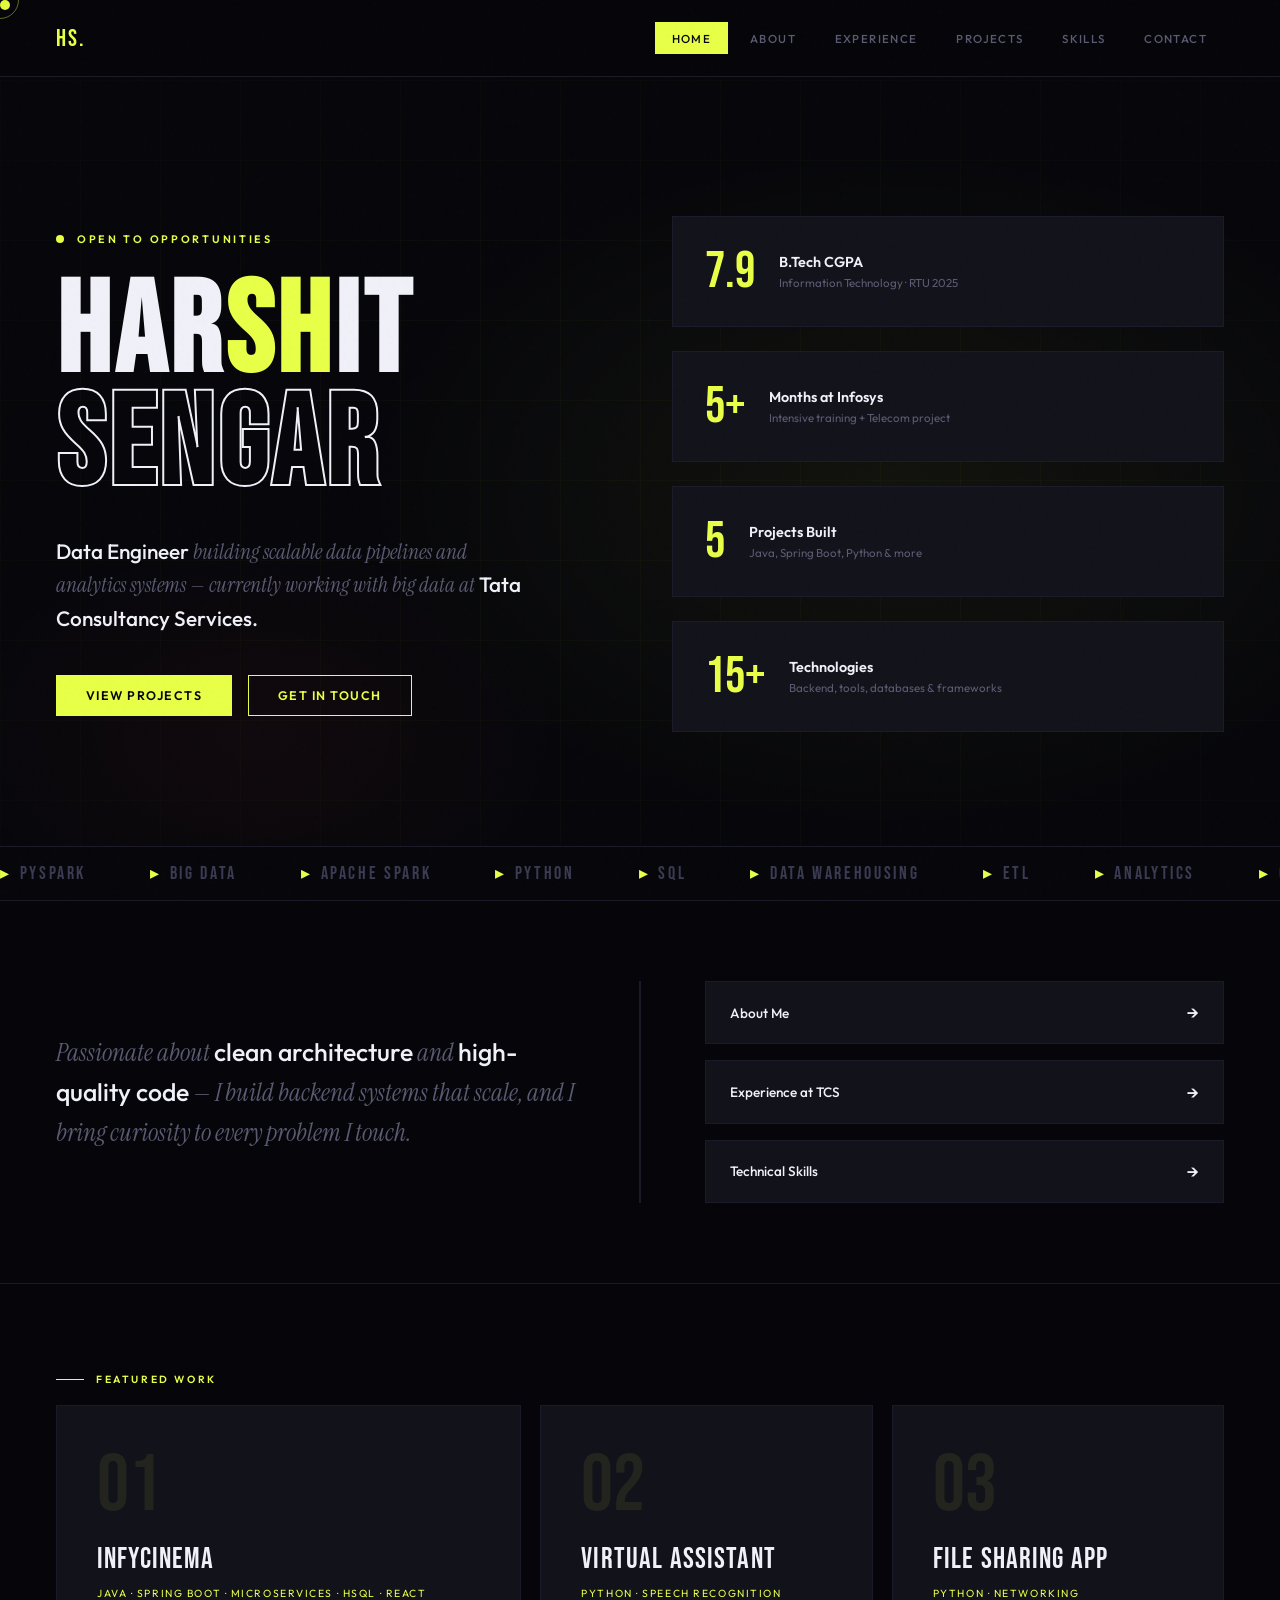
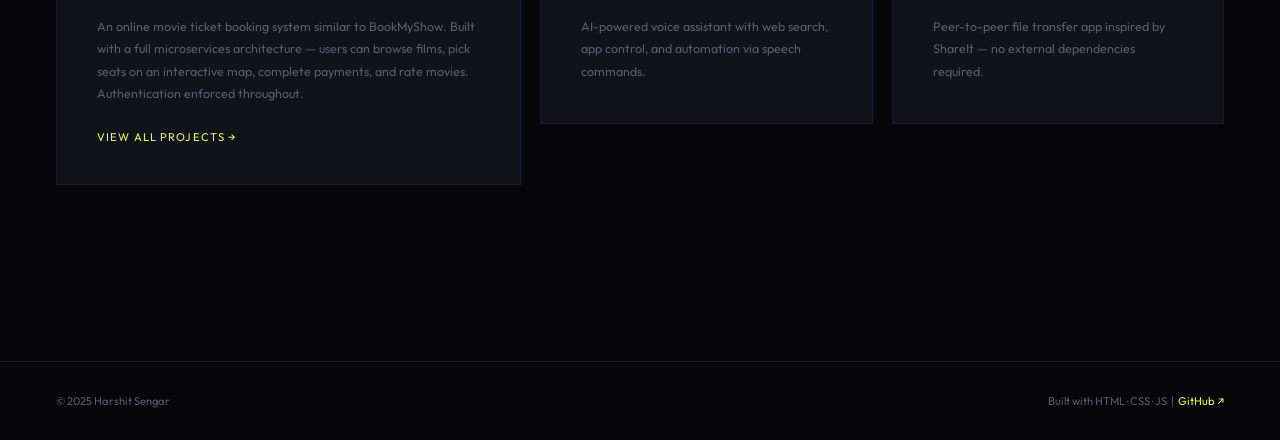
<file: index.html>
<!DOCTYPE html>
<html lang="en">
<head>
<meta charset="UTF-8">
<meta name="viewport" content="width=device-width, initial-scale=1.0">
<title>Harshit Sengar — Portfolio</title>
<link rel="stylesheet" href="style.css">
<style>
/* ── HERO ── */
#hero {
  min-height: max(calc(100vh - 80px), 720px);
  display: grid;
  grid-template-columns: 1fr 1fr;
  align-items: center;
  padding: 4rem 3.5rem 6rem;
  position: relative;
  gap: 4rem;
  overflow: hidden;
  background: var(--bg, #06060a);
}
.hero-bg {
  position: absolute; inset: 0;
  background:
    radial-gradient(ellipse 60% 60% at 70% 50%, rgba(232,255,71,.05) 0%, transparent 70%),
    radial-gradient(ellipse 40% 40% at 20% 80%, rgba(255,71,71,.04) 0%, transparent 60%);
}
.hero-grid {
  position: absolute; inset: 0;
  background-image:
    linear-gradient(rgba(232,255,71,.025) 1px, transparent 1px),
    linear-gradient(90deg, rgba(232,255,71,.025) 1px, transparent 1px);
  background-size: 80px 80px;
  mask-image: radial-gradient(ellipse 100% 100% at 50% 50%, black 30%, transparent 100%);
}
.hero-left { position: relative; z-index:1; }
.hero-eyebrow {
  display: flex; align-items:center; gap:.8rem;
  font-size:.68rem; font-weight:600;
  letter-spacing:.25em; text-transform:uppercase;
  color: var(--accent); margin-bottom: 2rem;
  opacity:0; animation: up .8s .2s cubic-bezier(.16,1,.3,1) forwards;
}
.eyebrow-dot { width:8px; height:8px; border-radius:50%; background:var(--accent); animation: pulse 2s infinite; }
@keyframes pulse { 0%,100%{opacity:1;transform:scale(1);} 50%{opacity:.5;transform:scale(1.5);} }
@keyframes up { from{opacity:0;transform:translateY(28px);} to{opacity:1;transform:none;} }

.hero-name {
  font-family: var(--font-display);
  font-size: clamp(5rem, 10vw, 9.5rem);
  line-height: .88;
  letter-spacing: .03em;
  margin-bottom: 2rem;
  opacity:0; animation: up .9s .35s cubic-bezier(.16,1,.3,1) forwards;
}
.hero-name .outline {
  -webkit-text-stroke: 2px var(--text, #f0f0f8);
  color: transparent;
}
.hero-name .yellow { color:var(--accent, #e8ff47); }

.hero-tagline {
  font-family: var(--font-serif);
  font-style: italic;
  font-size: 1.3rem;
  color: var(--muted);
  margin-bottom: 2.5rem;
  max-width: 480px;
  line-height: 1.6;
  opacity:0; animation: up .9s .5s cubic-bezier(.16,1,.3,1) forwards;
}
.hero-tagline strong { color:var(--text); font-style:normal; font-family:var(--font-body); font-weight:500; }

.hero-ctas {
  display:flex; gap:1rem; flex-wrap:wrap;
  opacity:0; animation: up .9s .65s cubic-bezier(.16,1,.3,1) forwards;
}

.hero-right {
  position: relative; z-index:1;
  display: flex; flex-direction:column; gap:1.5rem;
  opacity:0; animation: up .9s .8s cubic-bezier(.16,1,.3,1) forwards;
}
.hero-stat-card {
  background: var(--card);
  border: 1px solid var(--border);
  padding: 1.8rem 2rem;
  display: flex; align-items:center; gap:1.5rem;
  position: relative; overflow:hidden;
  transition: border-color .3s, transform .3s;
}
.hero-stat-card:hover { border-color:var(--accent-border); transform:translateX(6px); }
.hero-stat-card::before {
  content:''; position:absolute; left:0; top:0; bottom:0;
  width:3px; background:var(--accent);
  transform:scaleY(0); transition:transform .3s;
  transform-origin:bottom;
}
.hero-stat-card:hover::before { transform:scaleY(1); }
.stat-num {
  font-family:var(--font-display);
  font-size:3.2rem;
  color:var(--accent);
  line-height:1;
  flex-shrink:0;
}
.stat-info {}
.stat-title { font-size:.9rem; font-weight:600; margin-bottom:.25rem; }
.stat-sub { font-size:.72rem; color:var(--muted); }

.hero-ticker {
  position:absolute;
  bottom:0; left:0; right:0;
  padding:1rem 0;
  border-top:1px solid var(--border);
  background: var(--bg, #06060a);
  z-index: 2;
  overflow:hidden;
  white-space:nowrap;
}
.ticker-track {
  display:inline-flex; gap:4rem;
  animation: ticker 22s linear infinite;
}
.ticker-item {
  font-family:var(--font-display);
  font-size:1.1rem;
  letter-spacing:.15em;
  color:var(--muted2);
}
.ticker-item span { color:var(--accent); margin-right:.5rem; }
@keyframes ticker { from{transform:translateX(0);} to{transform:translateX(-50%);} }

/* ── ABOUT STRIP ── */
#strip {
  padding: 5rem 3.5rem;
  display: grid;
  grid-template-columns: 1fr 2px 1fr;
  gap: 4rem;
  align-items: center;
  border-top: 1px solid var(--border);
  border-bottom: 1px solid var(--border);
}
.strip-divider { background: var(--border); height: 100%; }
.strip-text {
  font-family: var(--font-serif);
  font-style: italic;
  font-size: 1.55rem;
  line-height: 1.6;
  color: var(--muted);
}
.strip-text strong { color:var(--text); font-style:normal; font-family:var(--font-body); font-weight:500; }
.strip-links { display:flex; flex-direction:column; gap:1rem; }
.strip-link {
  display:flex; justify-content:space-between; align-items:center;
  padding:1.2rem 1.5rem;
  border:1px solid var(--border);
  text-decoration:none;
  color:var(--text);
  transition:all .3s;
  background:var(--card);
  font-size:.85rem; font-weight:500;
}
.strip-link:hover { border-color:var(--accent); color:var(--accent); padding-left:2rem; }
.strip-link .arrow { font-size:1.1rem; transition:transform .3s; }
.strip-link:hover .arrow { transform:translateX(4px); }

/* ── FEATURED ── */
#featured { padding: 5rem 3.5rem; }
.feat-grid {
  display:grid;
  grid-template-columns:1.4fr 1fr 1fr;
  grid-template-rows:auto auto;
  gap:1.2rem;
}
.feat-card {
  background:var(--card);
  border:1px solid var(--border);
  padding:2.5rem;
  position:relative; overflow:hidden;
  transition:all .35s;
  text-decoration:none; color:var(--text);
  display:flex; flex-direction:column;
}
.feat-card:hover { border-color:var(--accent-border); transform:translateY(-6px); box-shadow:0 20px 60px rgba(0,0,0,.5); }
.feat-card::after { content:''; position:absolute; bottom:0; left:0; width:0; height:2px; background:var(--accent); transition:width .4s; }
.feat-card:hover::after { width:100%; }
.feat-card.big { grid-row: span 2; }
.feat-num { font-family:var(--font-display); font-size:5rem; color:rgba(232,255,71,.08); line-height:1; margin-bottom:1rem; }
.feat-title { font-family:var(--font-display); font-size:1.8rem; letter-spacing:.04em; margin-bottom:.6rem; }
.feat-tech { font-size:.65rem; color:var(--accent); letter-spacing:.15em; text-transform:uppercase; margin-bottom:1rem; }
.feat-desc { font-size:.78rem; color:var(--muted); line-height:1.8; flex:1; }
.feat-link { margin-top:1.5rem; font-size:.7rem; color:var(--accent); letter-spacing:.1em; text-transform:uppercase; display:flex; align-items:center; gap:.4rem; }

@media(max-width:900px){
  #hero { grid-template-columns:1fr; min-height:calc(100vh - 80px); padding:2rem 1.5rem 6rem; }
  .hero-right { display:none; }
  #strip { grid-template-columns:1fr; }
  .strip-divider { display:none; }
  #featured { padding:4rem 1.5rem; }
  .feat-grid { grid-template-columns:1fr; }
  .feat-card.big { grid-row:auto; }
}
</style>
</head>
<body>
<div id="cur"></div><div id="cur-ring"></div>

<nav>
  <a href="index.html" class="nav-logo">HS.</a>
  <ul class="nav-links">
    <li><a href="index.html">Home</a></li>
    <li><a href="about.html">About</a></li>
    <li><a href="experience.html">Experience</a></li>
    <li><a href="projects.html">Projects</a></li>
    <li><a href="skills.html">Skills</a></li>
    <li><a href="contact.html">Contact</a></li>
  </ul>
</nav>

<div class="page page-fade">

  <!-- HERO -->
  <section id="hero">
    <div class="hero-bg"></div>
    <div class="hero-grid"></div>

    <div class="hero-left">
      <div class="hero-eyebrow">
        <div class="eyebrow-dot"></div>
        Open to opportunities
      </div>
      <h1 class="hero-name">
        HAR<span class="yellow">SH</span>IT<br>
        <span class="outline">SENGAR</span>
      </h1>
      <p class="hero-tagline">
        <strong>Data Engineer</strong> building scalable data pipelines and analytics systems —
        currently working with big data at <strong>Tata Consultancy Services.</strong>
      </p>
      <div class="hero-ctas">
        <a href="projects.html" class="btn btn-solid"><span>View Projects</span></a>
        <a href="contact.html" class="btn"><span>Get In Touch</span></a>
      </div>
    </div>

    <div class="hero-right">
      <div class="hero-stat-card">
        <div class="stat-num">7.9</div>
        <div class="stat-info">
          <div class="stat-title">B.Tech CGPA</div>
          <div class="stat-sub">Information Technology · RTU 2025</div>
        </div>
      </div>
      <div class="hero-stat-card">
        <div class="stat-num">5+</div>
        <div class="stat-info">
          <div class="stat-title">Months at Infosys</div>
          <div class="stat-sub">Intensive training + Telecom project</div>
        </div>
      </div>
      <div class="hero-stat-card">
        <div class="stat-num">5</div>
        <div class="stat-info">
          <div class="stat-title">Projects Built</div>
          <div class="stat-sub">Java, Spring Boot, Python & more</div>
        </div>
      </div>
      <div class="hero-stat-card">
        <div class="stat-num">15+</div>
        <div class="stat-info">
          <div class="stat-title">Technologies</div>
          <div class="stat-sub">Backend, tools, databases & frameworks</div>
        </div>
      </div>
    </div>

    <div class="hero-ticker">
      <div class="ticker-track">
        <span class="ticker-item"><span>▸</span>PySpark</span>
        <span class="ticker-item"><span>▸</span>Big Data</span>
        <span class="ticker-item"><span>▸</span>Apache Spark</span>
        <span class="ticker-item"><span>▸</span>Python</span>
        <span class="ticker-item"><span>▸</span>SQL</span>
        <span class="ticker-item"><span>▸</span>Data Warehousing</span>
        <span class="ticker-item"><span>▸</span>ETL</span>
        <span class="ticker-item"><span>▸</span>Analytics</span>
        <span class="ticker-item"><span>▸</span>Cloud Data</span>
        <span class="ticker-item"><span>▸</span>Data Pipelines</span>
        <!-- duplicate for seamless -->
        <span class="ticker-item"><span>▸</span>PySpark</span>
        <span class="ticker-item"><span>▸</span>Big Data</span>
        <span class="ticker-item"><span>▸</span>Apache Spark</span>
        <span class="ticker-item"><span>▸</span>Python</span>
        <span class="ticker-item"><span>▸</span>SQL</span>
        <span class="ticker-item"><span>▸</span>Data Warehousing</span>
        <span class="ticker-item"><span>▸</span>ETL</span>
        <span class="ticker-item"><span>▸</span>Analytics</span>
        <span class="ticker-item"><span>▸</span>Cloud Data</span>
        <span class="ticker-item"><span>▸</span>Data Pipelines</span>
      </div>
    </div>
  </section>

  <!-- STRIP -->
  <section id="strip">
    <p class="strip-text reveal">
      Passionate about <strong>clean architecture</strong> and <strong>high-quality code</strong> —
      I build backend systems that scale, and I bring curiosity to every problem I touch.
    </p>
    <div class="strip-divider"></div>
    <div class="strip-links reveal reveal-d2">
      <a href="about.html" class="strip-link">About Me <span class="arrow">→</span></a>
      <a href="experience.html" class="strip-link">Experience at TCS <span class="arrow">→</span></a>
      <a href="skills.html" class="strip-link">Technical Skills <span class="arrow">→</span></a>
    </div>
  </section>

  <!-- FEATURED PROJECTS -->
  <section id="featured">
    <div class="label reveal">Featured Work</div>
    <div class="feat-grid">
      <a href="projects.html" class="feat-card big reveal">
        <div class="feat-num">01</div>
        <div class="feat-title">InfyCinema</div>
        <div class="feat-tech">Java · Spring Boot · Microservices · HSQL · React</div>
        <p class="feat-desc">An online movie ticket booking system similar to BookMyShow. Built with a full microservices architecture — users can browse films, pick seats on an interactive map, complete payments, and rate movies. Authentication enforced throughout.</p>
        <div class="feat-link">View All Projects →</div>
      </a>
      <a href="projects.html" class="feat-card reveal reveal-d1">
        <div class="feat-num">02</div>
        <div class="feat-title">Virtual Assistant</div>
        <div class="feat-tech">Python · Speech Recognition</div>
        <p class="feat-desc">AI-powered voice assistant with web search, app control, and automation via speech commands.</p>
      </a>
      <a href="projects.html" class="feat-card reveal reveal-d2">
        <div class="feat-num">03</div>
        <div class="feat-title">File Sharing App</div>
        <div class="feat-tech">Python · Networking</div>
        <p class="feat-desc">Peer-to-peer file transfer app inspired by ShareIt — no external dependencies required.</p>
      </a>
    </div>
  </section>

  <footer>
    <span>© 2025 Harshit Sengar</span>
    <span>Built with HTML · CSS · JS &nbsp;|&nbsp; <a href="https://github.com/Harshitsengar1202" target="_blank">GitHub ↗</a></span>
  </footer>
</div>

<script src="main.js"></script>
</body>
</html>
</file>
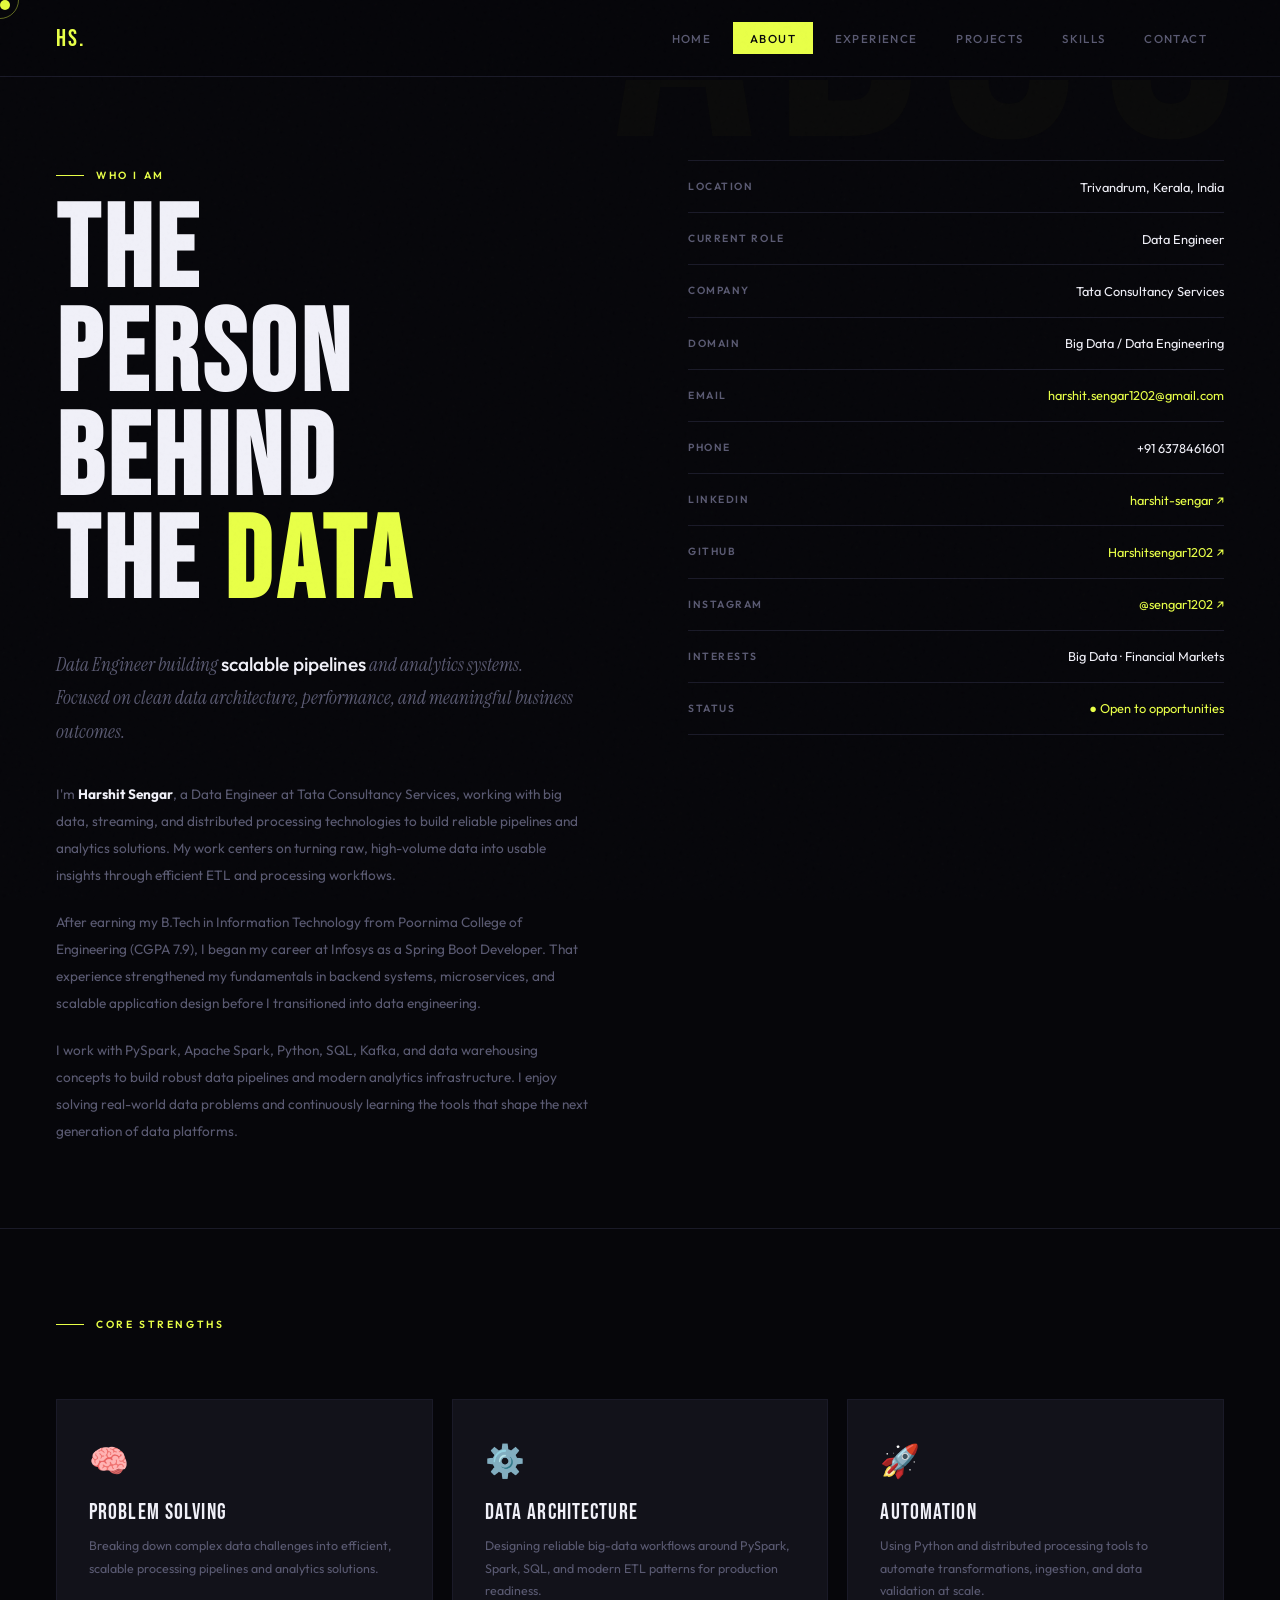
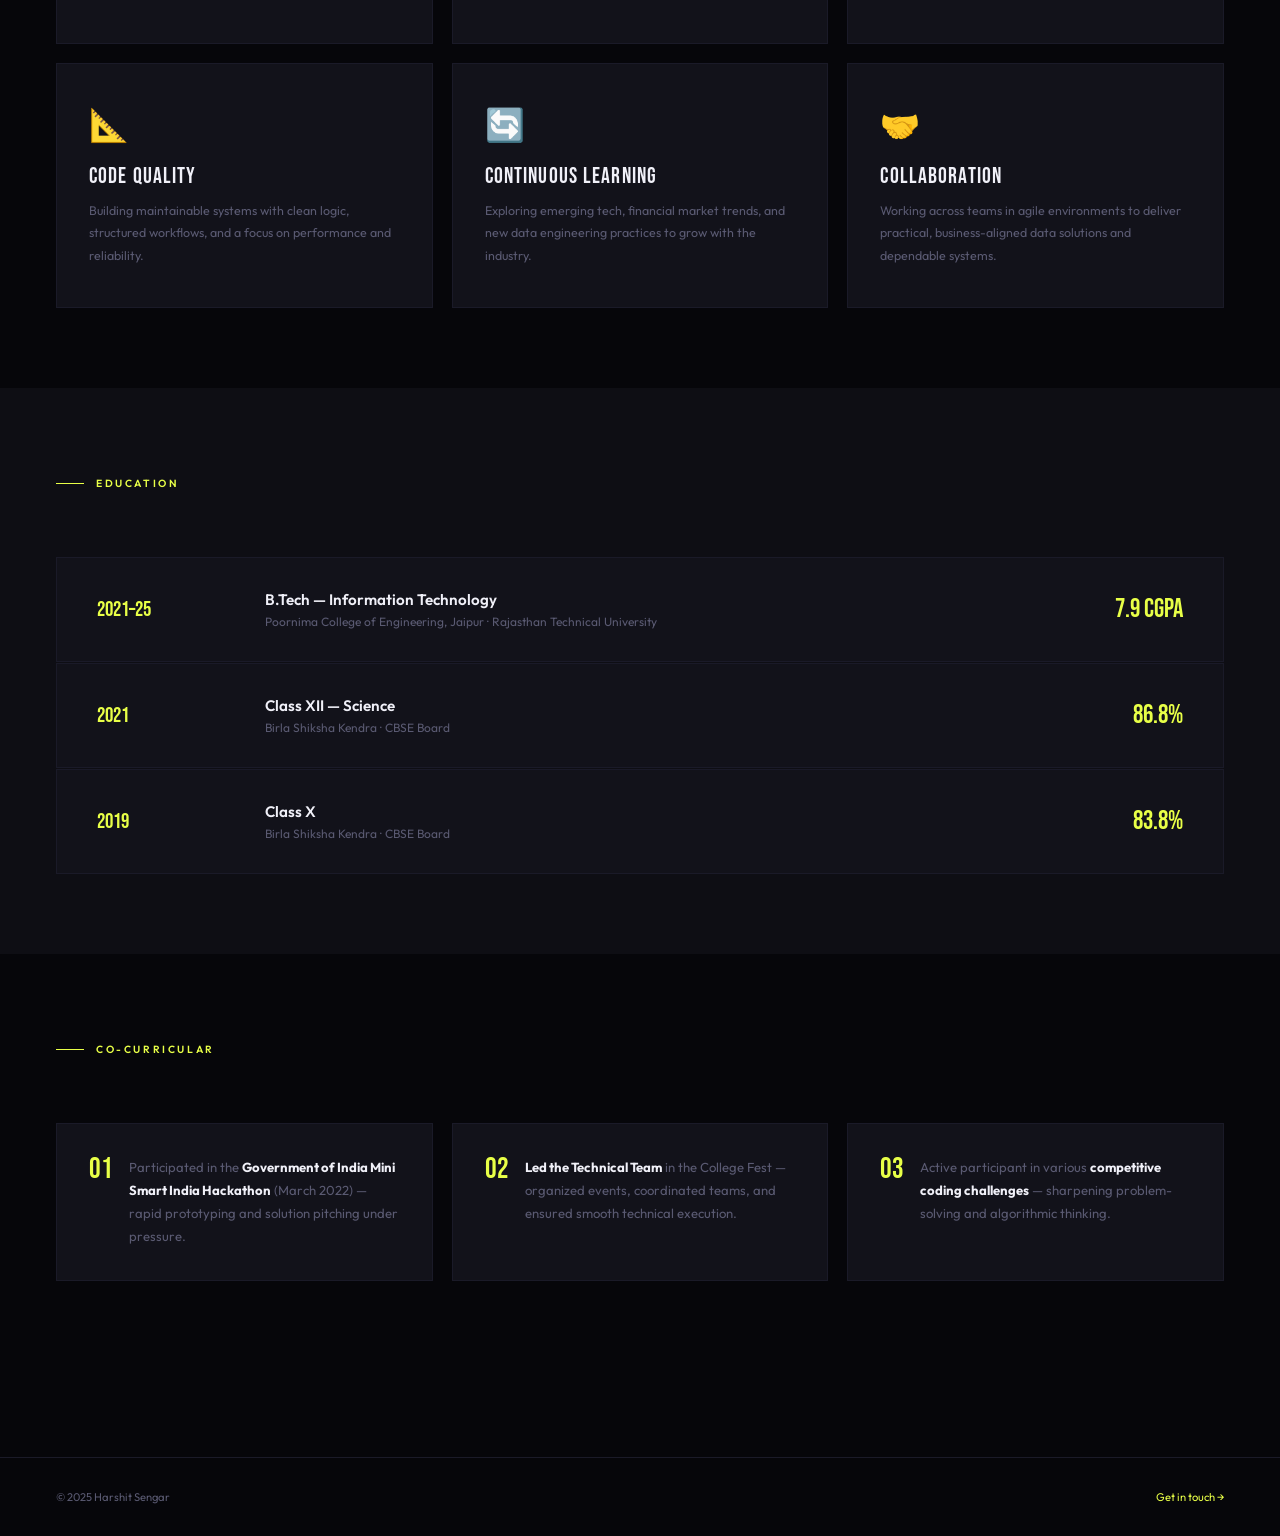
<file: about.html>
<!DOCTYPE html>
<html lang="en">
<head>
<meta charset="UTF-8">
<meta name="viewport" content="width=device-width, initial-scale=1.0">
<title>About — Harshit Sengar</title>
<link rel="stylesheet" href="style.css">
<style>
#about-hero {
  padding: 5rem 3.5rem 4rem;
  display:grid; grid-template-columns:1fr 1fr; gap:6rem; align-items:start;
  border-bottom:1px solid var(--border);
  position:relative; overflow:hidden;
}
.ah-bg {
  position:absolute; right:-10%; top:-20%;
  font-family:var(--font-display);
  font-size:28vw; color:rgba(232,255,71,.018);
  line-height:1; pointer-events:none; user-select:none;
  letter-spacing:.05em;
}

.page-heading {
  font-family:var(--font-display);
  font-size:clamp(4rem,9vw,8rem);
  line-height:.9;
  letter-spacing:.04em;
  margin-bottom:2rem;
}
.page-heading .accent { color:var(--accent); }

.ah-intro {
  font-family:var(--font-serif);
  font-style:italic;
  font-size:1.2rem;
  line-height:1.75;
  color:var(--muted);
  margin-bottom:2rem;
}
.ah-intro strong { color:var(--text); font-style:normal; font-family:var(--font-body); font-weight:500; }
.ah-body { font-size:.85rem; color:var(--muted); line-height:2; }
.ah-body p { margin-bottom:1.2rem; }

.ah-info-grid { display:flex; flex-direction:column; gap:0; }
.info-row {
  display:flex; justify-content:space-between; align-items:center;
  padding:1.1rem 0;
  border-bottom:1px solid var(--border);
  font-size:.8rem;
}
.info-row:first-child { border-top:1px solid var(--border); }
.info-k { color:var(--muted); font-size:.65rem; font-weight:600; letter-spacing:.15em; text-transform:uppercase; }
.info-v { color:var(--text); text-align:right; }
.info-v a { color:var(--accent); text-decoration:none; }

/* strengths */
#strengths { padding:5rem 3.5rem; }
.str-grid { display:grid; grid-template-columns:repeat(3,1fr); gap:1.2rem; margin-top:3rem; }
.str-card {
  background:var(--card); border:1px solid var(--border);
  padding:2.5rem 2rem;
  transition:all .35s; position:relative; overflow:hidden;
}
.str-card:hover { border-color:var(--accent-border); transform:translateY(-5px); }
.str-card::after { content:''; position:absolute; bottom:0;left:0; width:0; height:2px; background:var(--accent); transition:width .4s; }
.str-card:hover::after { width:100%; }
.str-icon { font-size:2rem; margin-bottom:1.2rem; }
.str-title { font-family:var(--font-display); font-size:1.4rem; letter-spacing:.05em; margin-bottom:.6rem; }
.str-desc { font-size:.78rem; color:var(--muted); line-height:1.8; }

/* education */
#education { padding:5rem 3.5rem; background:var(--surface); }
.edu-list { display:flex; flex-direction:column; gap:1px; margin-top:3rem; }
.edu-item {
  display:grid; grid-template-columns:120px 1fr auto;
  align-items:center; gap:3rem;
  padding:2rem 2.5rem;
  background:var(--card); border:1px solid var(--border);
  transition:all .3s;
}
.edu-item:hover { border-color:var(--accent-border); padding-left:3rem; }
.edu-year { font-family:var(--font-display); font-size:1.3rem; color:var(--accent); }
.edu-deg { font-size:.95rem; font-weight:600; margin-bottom:.3rem; }
.edu-inst { font-size:.75rem; color:var(--muted); }
.edu-grade {
  font-family:var(--font-display); font-size:1.6rem; color:var(--accent);
  white-space:nowrap;
}

/* activities */
#activities { padding:5rem 3.5rem; }
.act-grid { display:grid; grid-template-columns:repeat(3,1fr); gap:1.2rem; margin-top:3rem; }
.act-item {
  padding:2rem;
  background:var(--card); border:1px solid var(--border);
  display:flex; gap:1rem; align-items:flex-start;
  transition:border-color .3s;
  font-size:.82rem; color:var(--muted); line-height:1.75;
}
.act-item:hover { border-color:var(--accent-border); }
.act-num { font-family:var(--font-display); font-size:1.8rem; color:var(--accent); flex-shrink:0; line-height:1; }

@media(max-width:900px){
  #about-hero { grid-template-columns:1fr; padding:3rem 1.5rem; gap:3rem; }
  .str-grid,.act-grid { grid-template-columns:1fr; }
  .edu-item { grid-template-columns:80px 1fr; }
  .edu-grade { display:none; }
  #strengths,#education,#activities { padding:4rem 1.5rem; }
}
</style>
</head>
<body>
<div id="cur"></div><div id="cur-ring"></div>

<nav>
  <a href="index.html" class="nav-logo">HS.</a>
  <ul class="nav-links">
    <li><a href="index.html">Home</a></li>
    <li><a href="about.html">About</a></li>
    <li><a href="experience.html">Experience</a></li>
    <li><a href="projects.html">Projects</a></li>
    <li><a href="skills.html">Skills</a></li>
    <li><a href="contact.html">Contact</a></li>
  </ul>
</nav>

<div class="page page-fade">

  <section id="about-hero">
    <div class="ah-bg">ABOUT</div>
    <div class="ah-left">
      <div class="label reveal">Who I Am</div>
      <h1 class="page-heading reveal reveal-d1">THE<br>PERSON<br>BEHIND<br>THE <span class="accent">DATA</span></h1>
      <p class="ah-intro reveal reveal-d2">
        Data Engineer building <strong>scalable pipelines</strong> and analytics systems.<br>Focused on clean data architecture, performance, and meaningful business outcomes.
      </p>
      <div class="ah-body reveal reveal-d3">
        <p>I'm <strong style="color:var(--text);">Harshit Sengar</strong>, a Data Engineer at Tata Consultancy Services, working with big data, streaming, and distributed processing technologies to build reliable pipelines and analytics solutions. My work centers on turning raw, high-volume data into usable insights through efficient ETL and processing workflows.</p>
        <p>After earning my B.Tech in Information Technology from Poornima College of Engineering (CGPA 7.9), I began my career at Infosys as a Spring Boot Developer. That experience strengthened my fundamentals in backend systems, microservices, and scalable application design before I transitioned into data engineering.</p>
        <p>I work with PySpark, Apache Spark, Python, SQL, Kafka, and data warehousing concepts to build robust data pipelines and modern analytics infrastructure. I enjoy solving real-world data problems and continuously learning the tools that shape the next generation of data platforms.</p>
      </div>
    </div>
    <div class="ah-info-grid reveal reveal-d2">
      <div class="info-row"><span class="info-k">Location</span><span class="info-v">Trivandrum, Kerala, India</span></div>
      <div class="info-row"><span class="info-k">Current Role</span><span class="info-v">Data Engineer</span></div>
      <div class="info-row"><span class="info-k">Company</span><span class="info-v">Tata Consultancy Services</span></div>
      <div class="info-row"><span class="info-k">Domain</span><span class="info-v">Big Data / Data Engineering</span></div>
      <div class="info-row"><span class="info-k">Email</span><span class="info-v"><a href="mailto:harshit.sengar1202@gmail.com">harshit.sengar1202@gmail.com</a></span></div>
      <div class="info-row"><span class="info-k">Phone</span><span class="info-v">+91 6378461601</span></div>
      <div class="info-row"><span class="info-k">LinkedIn</span><span class="info-v"><a href="https://www.linkedin.com/in/harshit-sengar-666395172" target="_blank">harshit-sengar ↗</a></span></div>
      <div class="info-row"><span class="info-k">GitHub</span><span class="info-v"><a href="https://github.com/Harshitsengar1202" target="_blank">Harshitsengar1202 ↗</a></span></div>
      <div class="info-row"><span class="info-k">Instagram</span><span class="info-v"><a href="https://www.instagram.com/sengar1202/" target="_blank">@sengar1202 ↗</a></span></div>
      <div class="info-row"><span class="info-k">Interests</span><span class="info-v">Big Data · Financial Markets</span></div>
      <div class="info-row"><span class="info-k">Status</span><span class="info-v" style="color:var(--accent);">● Open to opportunities</span></div>
    </div>
  </section>

  <!-- STRENGTHS -->
  <section id="strengths">
    <div class="label reveal">Core Strengths</div>
    <div class="str-grid">
      <div class="str-card reveal">
        <div class="str-icon">🧠</div>
        <div class="str-title">Problem Solving</div>
        <div class="str-desc">Breaking down complex data challenges into efficient, scalable processing pipelines and analytics solutions.</div>
      </div>
      <div class="str-card reveal reveal-d1">
        <div class="str-icon">⚙️</div>
        <div class="str-title">Data Architecture</div>
        <div class="str-desc">Designing reliable big-data workflows around PySpark, Spark, SQL, and modern ETL patterns for production readiness.</div>
      </div>
      <div class="str-card reveal reveal-d2">
        <div class="str-icon">🚀</div>
        <div class="str-title">Automation</div>
        <div class="str-desc">Using Python and distributed processing tools to automate transformations, ingestion, and data validation at scale.</div>
      </div>
      <div class="str-card reveal">
        <div class="str-icon">📐</div>
        <div class="str-title">Code Quality</div>
        <div class="str-desc">Building maintainable systems with clean logic, structured workflows, and a focus on performance and reliability.</div>
      </div>
      <div class="str-card reveal reveal-d1">
        <div class="str-icon">🔄</div>
        <div class="str-title">Continuous Learning</div>
        <div class="str-desc">Exploring emerging tech, financial market trends, and new data engineering practices to grow with the industry.</div>
      </div>
      <div class="str-card reveal reveal-d2">
        <div class="str-icon">🤝</div>
        <div class="str-title">Collaboration</div>
        <div class="str-desc">Working across teams in agile environments to deliver practical, business-aligned data solutions and dependable systems.</div>
      </div>
    </div>
  </section>

  <!-- EDUCATION -->
  <section id="education">
    <div class="label reveal">Education</div>
    <div class="edu-list">
      <div class="edu-item reveal">
        <div class="edu-year">2021–25</div>
        <div>
          <div class="edu-deg">B.Tech — Information Technology</div>
          <div class="edu-inst">Poornima College of Engineering, Jaipur · Rajasthan Technical University</div>
        </div>
        <div class="edu-grade">7.9 CGPA</div>
      </div>
      <div class="edu-item reveal reveal-d1">
        <div class="edu-year">2021</div>
        <div>
          <div class="edu-deg">Class XII — Science</div>
          <div class="edu-inst">Birla Shiksha Kendra · CBSE Board</div>
        </div>
        <div class="edu-grade">86.8%</div>
      </div>
      <div class="edu-item reveal reveal-d2">
        <div class="edu-year">2019</div>
        <div>
          <div class="edu-deg">Class X</div>
          <div class="edu-inst">Birla Shiksha Kendra · CBSE Board</div>
        </div>
        <div class="edu-grade">83.8%</div>
      </div>
    </div>
  </section>

  <!-- ACTIVITIES -->
  <section id="activities">
    <div class="label reveal">Co-Curricular</div>
    <div class="act-grid">
      <div class="act-item reveal">
        <div class="act-num">01</div>
        <div>Participated in the <strong style="color:var(--text);">Government of India Mini Smart India Hackathon</strong> (March 2022) — rapid prototyping and solution pitching under pressure.</div>
      </div>
      <div class="act-item reveal reveal-d1">
        <div class="act-num">02</div>
        <div><strong style="color:var(--text);">Led the Technical Team</strong> in the College Fest — organized events, coordinated teams, and ensured smooth technical execution.</div>
      </div>
      <div class="act-item reveal reveal-d2">
        <div class="act-num">03</div>
        <div>Active participant in various <strong style="color:var(--text);">competitive coding challenges</strong> — sharpening problem-solving and algorithmic thinking.</div>
      </div>
    </div>
  </section>

  <footer>
    <span>© 2025 Harshit Sengar</span>
    <span><a href="contact.html">Get in touch →</a></span>
  </footer>
</div>
<script src="main.js"></script>
</body>
</html>
</file>
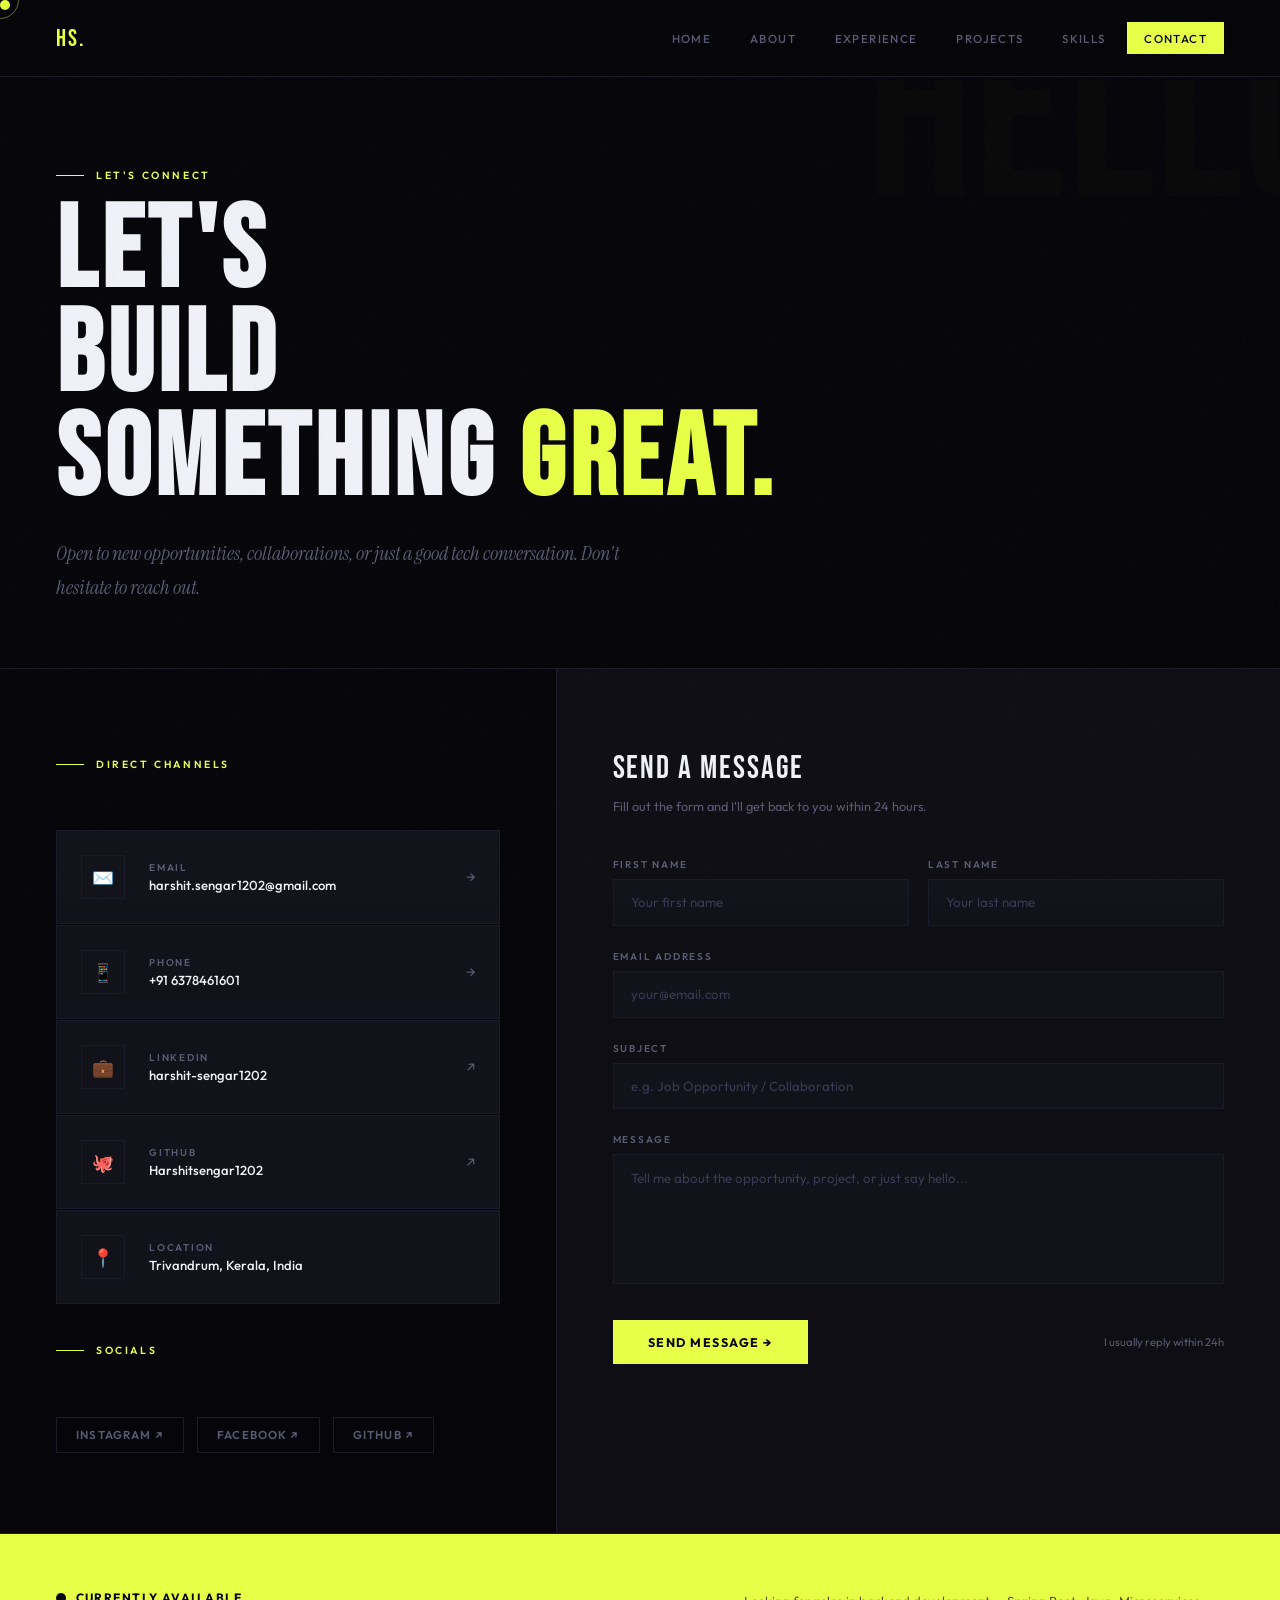
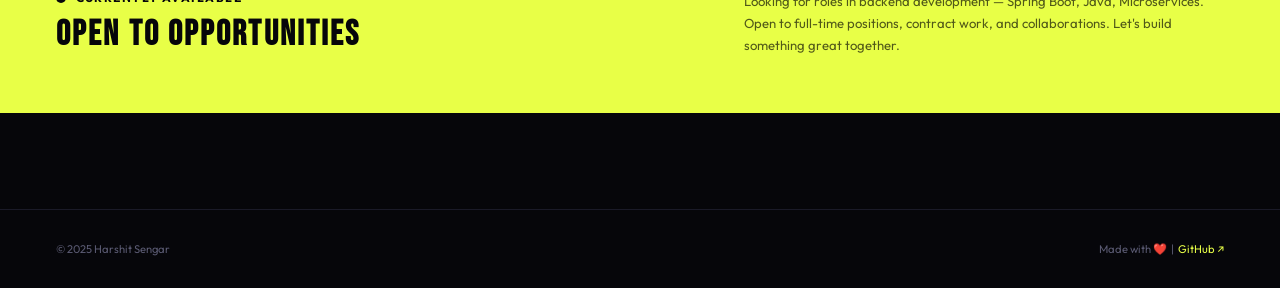
<file: contact.html>
<!DOCTYPE html>
<html lang="en">
<head>
<meta charset="UTF-8">
<meta name="viewport" content="width=device-width, initial-scale=1.0">
<title>Contact — Harshit Sengar</title>
<link rel="stylesheet" href="style.css">
<style>
#contact-hero {
  padding: 5rem 3.5rem 4rem;
  border-bottom: 1px solid var(--border);
  position: relative; overflow: hidden;
}
.bg-text {
  position: absolute; right: -5%; top: -15%;
  font-family: var(--font-display);
  font-size: 20vw; color: rgba(232,255,71,.015);
  line-height: 1; pointer-events: none; user-select: none;
}
.page-heading { font-family: var(--font-display); font-size: clamp(4rem,9vw,8rem); line-height: .9; letter-spacing: .04em; margin-bottom: 1.5rem; }
.page-heading .accent { color: var(--accent); }
.page-sub { font-family: var(--font-serif); font-style: italic; font-size: 1.25rem; color: var(--muted); max-width: 580px; line-height: 1.7; }

/* MAIN LAYOUT */
#contact-main {
  display: grid;
  grid-template-columns: 1fr 1.3fr;
  gap: 0;
  border-bottom: 1px solid var(--border);
}
.contact-left {
  padding: 5rem 3.5rem;
  border-right: 1px solid var(--border);
}
.contact-right {
  padding: 5rem 3.5rem;
  background: var(--surface);
}

/* CONTACT CARDS */
.c-cards { display: flex; flex-direction: column; gap: 1px; margin-top: 2.5rem; }
.c-card {
  display: flex; align-items: center; gap: 1.5rem;
  padding: 1.5rem;
  background: var(--card); border: 1px solid var(--border);
  text-decoration: none; color: var(--text);
  transition: all .3s; position: relative; overflow: hidden;
}
.c-card::before {
  content: ''; position: absolute; left: 0; top: 0; bottom: 0;
  width: 3px; background: var(--accent);
  transform: scaleY(0); transition: transform .3s;
  transform-origin: bottom;
}
.c-card:hover { border-color: var(--accent-border); padding-left: 2rem; }
.c-card:hover::before { transform: scaleY(1); }
.c-icon {
  width: 44px; height: 44px;
  border: 1px solid var(--border);
  display: flex; align-items: center; justify-content: center;
  flex-shrink: 0; font-size: 1.1rem;
  transition: border-color .3s, background .3s;
}
.c-card:hover .c-icon { border-color: var(--accent); background: var(--accent-dim); }
.c-info {}
.c-label { font-size: .62rem; font-weight: 600; letter-spacing: .18em; text-transform: uppercase; color: var(--muted); margin-bottom: .2rem; }
.c-value { font-size: .82rem; font-weight: 500; }
.c-arrow { margin-left: auto; color: var(--muted); transition: transform .3s, color .3s; font-size: .9rem; }
.c-card:hover .c-arrow { transform: translateX(4px); color: var(--accent); }

/* SOCIAL ROW */
.social-row { display: flex; gap: .8rem; margin-top: 2.5rem; flex-wrap: wrap; }
.soc-btn {
  display: flex; align-items: center; gap: .6rem;
  padding: .6rem 1.2rem;
  border: 1px solid var(--border);
  color: var(--muted); text-decoration: none;
  font-size: .72rem; font-weight: 600;
  letter-spacing: .1em; text-transform: uppercase;
  transition: all .25s;
}
.soc-btn:hover { border-color: var(--accent); color: var(--accent); background: var(--accent-dim); }

/* FORM */
.form-title { font-family: var(--font-display); font-size: 2rem; letter-spacing: .06em; margin-bottom: .5rem; }
.form-sub { font-size: .8rem; color: var(--muted); margin-bottom: 2.5rem; line-height: 1.7; }
.form-group { margin-bottom: 1.5rem; }
.form-row { display: grid; grid-template-columns: 1fr 1fr; gap: 1.2rem; }
label {
  display: block;
  font-size: .62rem; font-weight: 600;
  letter-spacing: .18em; text-transform: uppercase;
  color: var(--muted); margin-bottom: .5rem;
}
input, textarea, select {
  width: 100%;
  background: var(--card);
  border: 1px solid var(--border);
  color: var(--text);
  font-family: var(--font-body);
  font-size: .83rem;
  padding: .9rem 1.1rem;
  outline: none;
  transition: border-color .25s;
  resize: none;
}
input:focus, textarea:focus { border-color: var(--accent); }
input::placeholder, textarea::placeholder { color: var(--muted2); }
textarea { min-height: 130px; }

.form-submit {
  display: flex; align-items: center; justify-content: space-between;
  margin-top: 2rem;
}
.submit-btn {
  display: inline-flex; align-items: center; gap: .7rem;
  padding: .9rem 2.2rem;
  background: var(--accent); color: var(--bg);
  font-family: var(--font-body);
  font-size: .78rem; font-weight: 700;
  letter-spacing: .12em; text-transform: uppercase;
  border: none; cursor: none;
  position: relative; overflow: hidden;
  transition: all .3s;
}
.submit-btn::before {
  content: ''; position: absolute; inset: 0;
  background: #c8e000;
  transform: translateX(-101%);
  transition: transform .3s cubic-bezier(.16,1,.3,1);
}
.submit-btn:hover::before { transform: translateX(0); }
.submit-btn span { position: relative; z-index: 1; }
.submit-note { font-size: .7rem; color: var(--muted); }

/* SUCCESS STATE */
.form-success {
  display: none;
  padding: 2rem;
  background: var(--accent-dim);
  border: 1px solid var(--accent-border);
  text-align: center;
  margin-top: 1rem;
}
.form-success .fs-icon { font-size: 2rem; margin-bottom: .8rem; }
.form-success .fs-title { font-family: var(--font-display); font-size: 1.5rem; letter-spacing: .06em; margin-bottom: .4rem; }
.form-success .fs-sub { font-size: .78rem; color: var(--muted); }

/* AVAILABILITY BANNER */
#avail {
  padding: 3.5rem;
  display: flex; align-items: center; justify-content: space-between; gap:3rem;
  background: var(--accent);
}
#avail h2 { font-family: var(--font-display); font-size: 2.2rem; color: var(--bg); letter-spacing: .06em; }
#avail p { font-size: .82rem; color: rgba(0,0,0,.65); max-width: 480px; line-height: 1.7; }
.avail-dot { display: flex; align-items: center; gap: .6rem; font-size: .75rem; font-weight: 700; color: var(--bg); letter-spacing: .12em; text-transform: uppercase; }
.dot { width: 10px; height: 10px; border-radius: 50%; background: #06060a; animation: pulse2 1.5s infinite; }
@keyframes pulse2 { 0%,100%{opacity:1;transform:scale(1);} 50%{opacity:.5;transform:scale(1.6);} }

@media(max-width:900px){
  #contact-hero { padding: 3rem 1.5rem; }
  #contact-main { grid-template-columns: 1fr; }
  .contact-left { padding: 3rem 1.5rem; border-right: none; border-bottom: 1px solid var(--border); }
  .contact-right { padding: 3rem 1.5rem; }
  .form-row { grid-template-columns: 1fr; }
  #avail { flex-direction: column; padding: 2.5rem 1.5rem; }
  .form-submit { flex-direction: column; gap: 1rem; align-items: flex-start; }
}
</style>
</head>
<body>
<div id="cur"></div><div id="cur-ring"></div>
<nav>
  <a href="index.html" class="nav-logo">HS.</a>
  <ul class="nav-links">
    <li><a href="index.html">Home</a></li>
    <li><a href="about.html">About</a></li>
    <li><a href="experience.html">Experience</a></li>
    <li><a href="projects.html">Projects</a></li>
    <li><a href="skills.html">Skills</a></li>
    <li><a href="contact.html">Contact</a></li>
  </ul>
</nav>

<div class="page page-fade">

  <!-- HERO -->
  <section id="contact-hero">
    <div class="bg-text">HELLO</div>
    <div class="label reveal">Let's Connect</div>
    <h1 class="page-heading reveal reveal-d1">LET'S<br>BUILD<br>SOMETHING <span class="accent">GREAT.</span></h1>
    <p class="page-sub reveal reveal-d2">Open to new opportunities, collaborations, or just a good tech conversation. Don't hesitate to reach out.</p>
  </section>

  <!-- MAIN -->
  <div id="contact-main">

    <!-- LEFT — contact info -->
    <div class="contact-left">
      <div class="label reveal">Direct Channels</div>
      <div class="c-cards reveal reveal-d1">
        <a href="mailto:harshit.sengar1202@gmail.com" class="c-card">
          <div class="c-icon">✉️</div>
          <div class="c-info">
            <div class="c-label">Email</div>
            <div class="c-value">harshit.sengar1202@gmail.com</div>
          </div>
          <div class="c-arrow">→</div>
        </a>
        <a href="tel:+916378461601" class="c-card">
          <div class="c-icon">📱</div>
          <div class="c-info">
            <div class="c-label">Phone</div>
            <div class="c-value">+91 6378461601</div>
          </div>
          <div class="c-arrow">→</div>
        </a>
        <a href="https://www.linkedin.com/in/harshit-sengar1202/" target="_blank" class="c-card">
          <div class="c-icon">💼</div>
          <div class="c-info">
            <div class="c-label">LinkedIn</div>
            <div class="c-value">harshit-sengar1202</div>
          </div>
          <div class="c-arrow">↗</div>
        </a>
        <a href="https://github.com/Harshitsengar1202" target="_blank" class="c-card">
          <div class="c-icon">🐙</div>
          <div class="c-info">
            <div class="c-label">GitHub</div>
            <div class="c-value">Harshitsengar1202</div>
          </div>
          <div class="c-arrow">↗</div>
        </a>
        <div class="c-card" style="cursor:default;">
          <div class="c-icon">📍</div>
          <div class="c-info">
            <div class="c-label">Location</div>
            <div class="c-value">Trivandrum, Kerala, India</div>
          </div>
        </div>
      </div>

      <div class="label reveal" style="margin-top:2.5rem;">Socials</div>
      <div class="social-row reveal reveal-d1">
        <a href="https://www.instagram.com/sengar1202/" target="_blank" class="soc-btn">Instagram ↗</a>
        <a href="https://www.facebook.com/harshit.sengar.737" target="_blank" class="soc-btn">Facebook ↗</a>
        <a href="https://github.com/Harshitsengar1202" target="_blank" class="soc-btn">GitHub ↗</a>
      </div>
    </div>

    <!-- RIGHT — form -->
    <div class="contact-right">
      <div class="form-title reveal">SEND A MESSAGE</div>
      <p class="form-sub reveal reveal-d1">Fill out the form and I'll get back to you within 24 hours.</p>

      <form id="contactForm" class="reveal reveal-d2" onsubmit="handleSubmit(event)">
        <div class="form-group form-row">
          <div>
            <label for="fname">First Name</label>
            <input type="text" id="fname" placeholder="Your first name" required>
          </div>
          <div>
            <label for="lname">Last Name</label>
            <input type="text" id="lname" placeholder="Your last name" required>
          </div>
        </div>
        <div class="form-group">
          <label for="email">Email Address</label>
          <input type="email" id="email" placeholder="your@email.com" required>
        </div>
        <div class="form-group">
          <label for="subject">Subject</label>
          <input type="text" id="subject" placeholder="e.g. Job Opportunity / Collaboration" required>
        </div>
        <div class="form-group">
          <label for="message">Message</label>
          <textarea id="message" placeholder="Tell me about the opportunity, project, or just say hello..." required></textarea>
        </div>
        <div class="form-submit">
          <button type="submit" class="submit-btn">
            <span>Send Message →</span>
          </button>
          <span class="submit-note">I usually reply within 24h</span>
        </div>
      </form>

      <div class="form-success" id="formSuccess">
        <div class="fs-icon">✅</div>
        <div class="fs-title">MESSAGE SENT!</div>
        <div class="fs-sub">Thanks for reaching out. I'll get back to you shortly.</div>
      </div>
    </div>
  </div>

  <!-- AVAILABILITY BANNER -->
  <div id="avail" class="reveal">
    <div>
      <div class="avail-dot"><div class="dot"></div> Currently available</div>
      <h2 style="margin-top:.5rem;">OPEN TO OPPORTUNITIES</h2>
    </div>
    <p>Looking for roles in backend development — Spring Boot, Java, Microservices. Open to full-time positions, contract work, and collaborations. Let's build something great together.</p>
  </div>

  <footer>
    <span>© 2025 Harshit Sengar</span>
    <span>Made with ❤️ &nbsp;|&nbsp; <a href="https://github.com/Harshitsengar1202" target="_blank">GitHub ↗</a></span>
  </footer>
</div>

<script src="main.js"></script>
<script>
function handleSubmit(e) {
  e.preventDefault();
  const fname = document.getElementById('fname').value.trim();
  const lname = document.getElementById('lname').value.trim();
  const email = document.getElementById('email').value.trim();
  const subject = document.getElementById('subject').value.trim() || 'Contact from website';
  const message = document.getElementById('message').value.trim();

  const mailSubject = encodeURIComponent(subject);
  const mailBody = encodeURIComponent(
    `Name: ${fname} ${lname}\nEmail: ${email}\n\nMessage:\n${message}`
  );
  const mailto = `mailto:harshit.sengar1202@gmail.com?subject=${mailSubject}&body=${mailBody}`;

  window.location.href = mailto;

  const form = document.getElementById('contactForm');
  const success = document.getElementById('formSuccess');
  form.style.display = 'none';
  success.style.display = 'block';
}
</script>
</body>
</html>
</file>
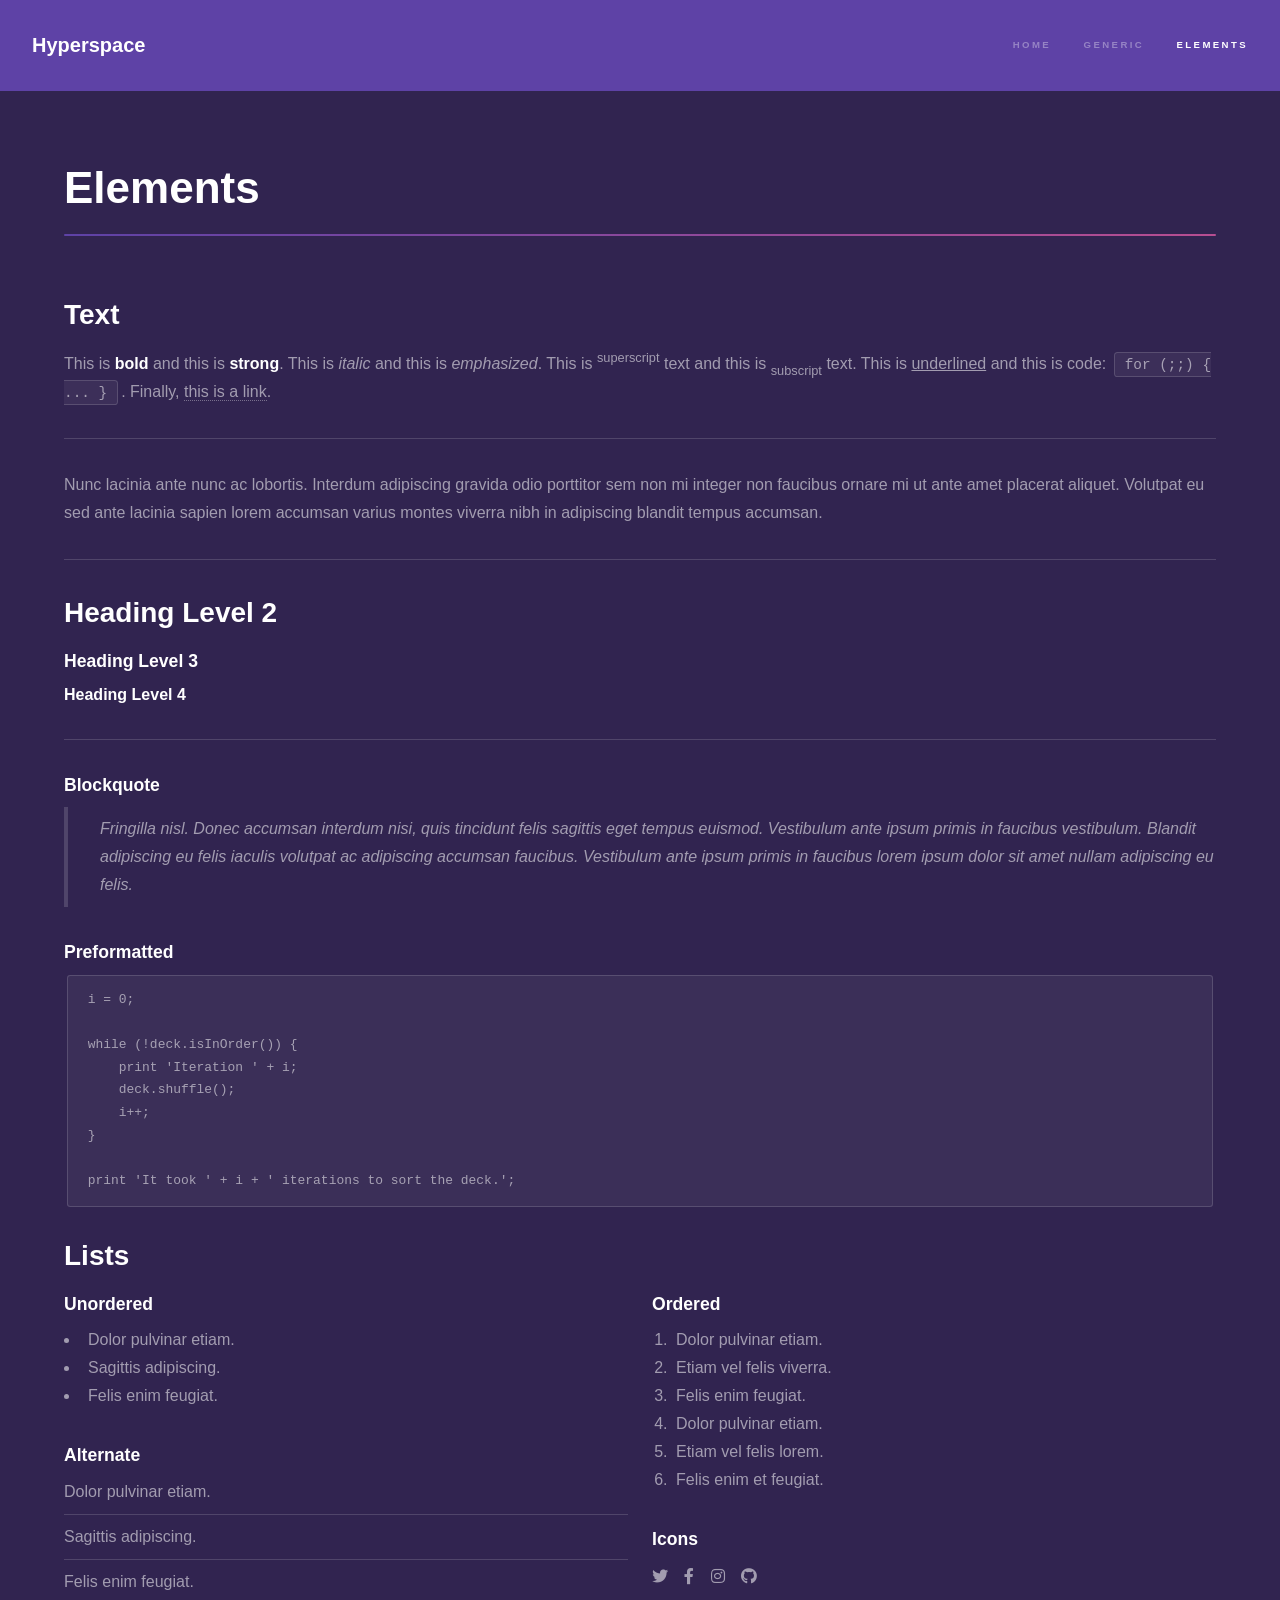
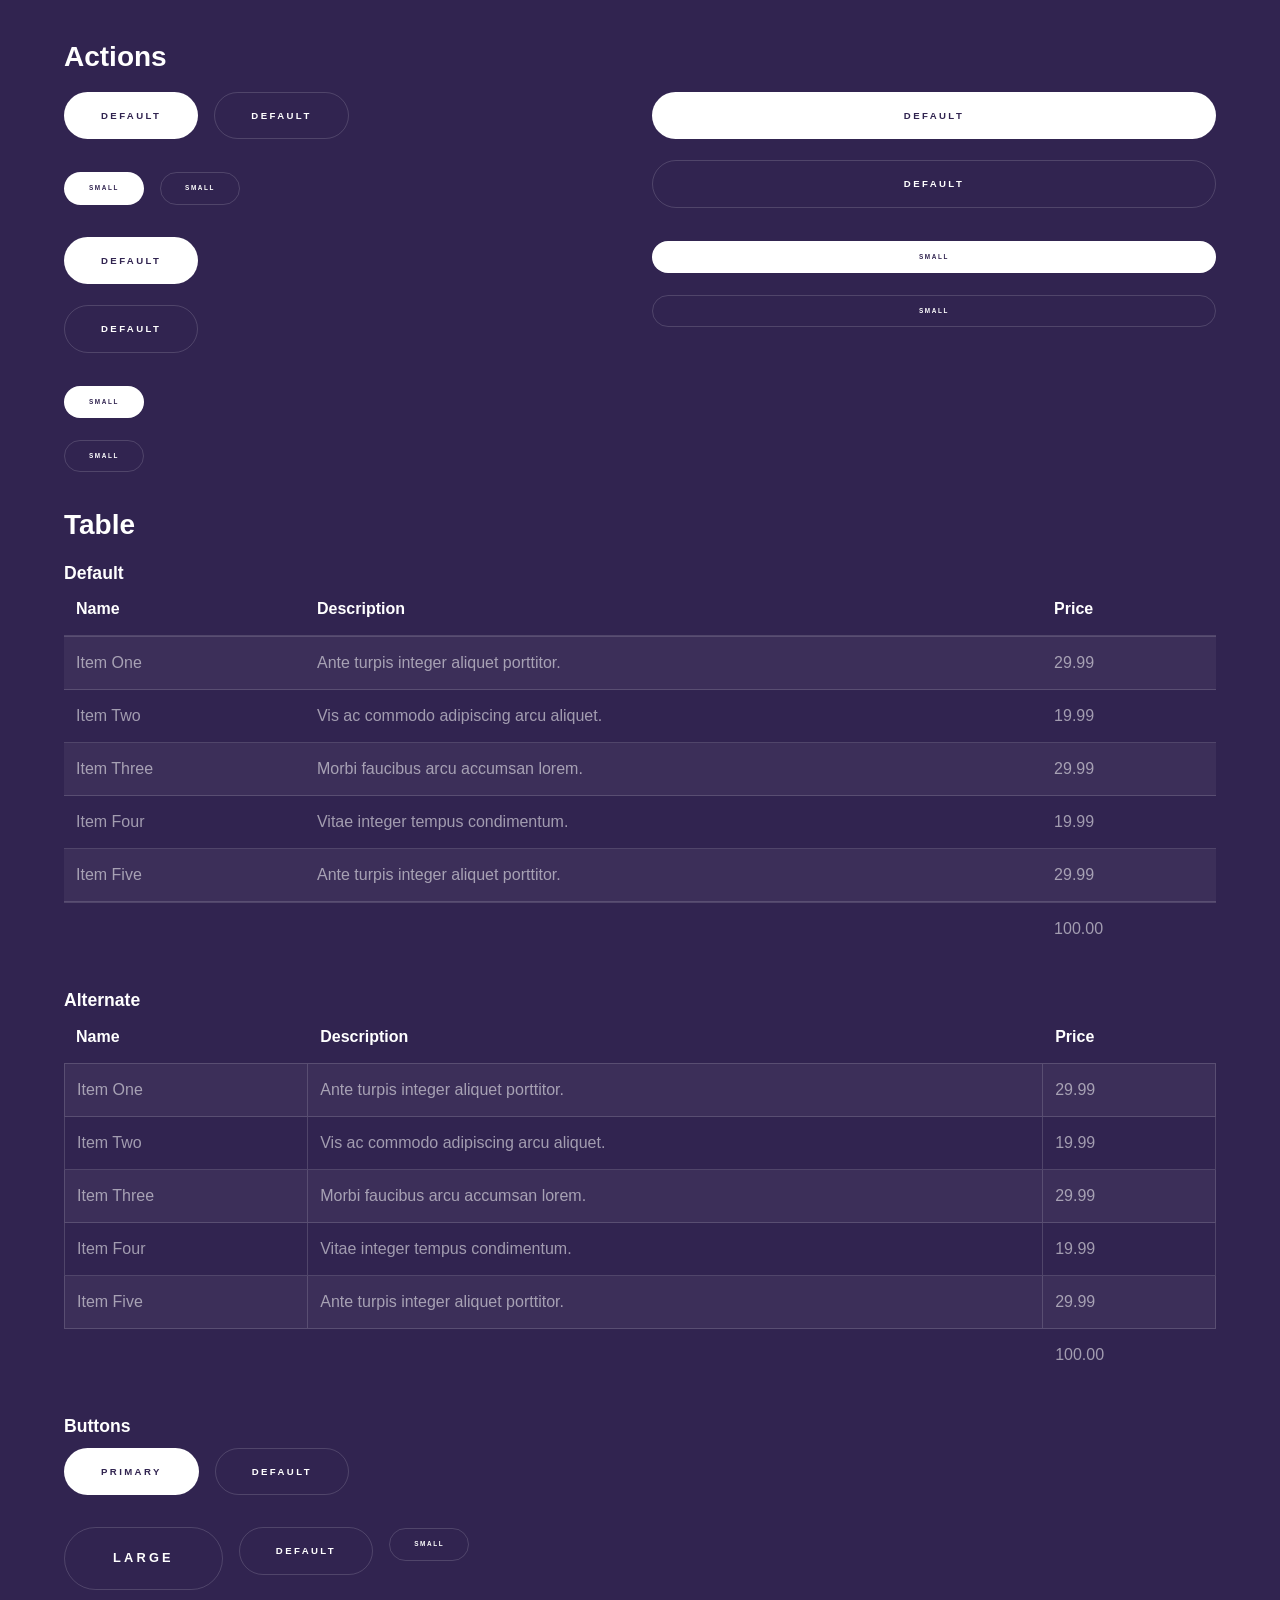
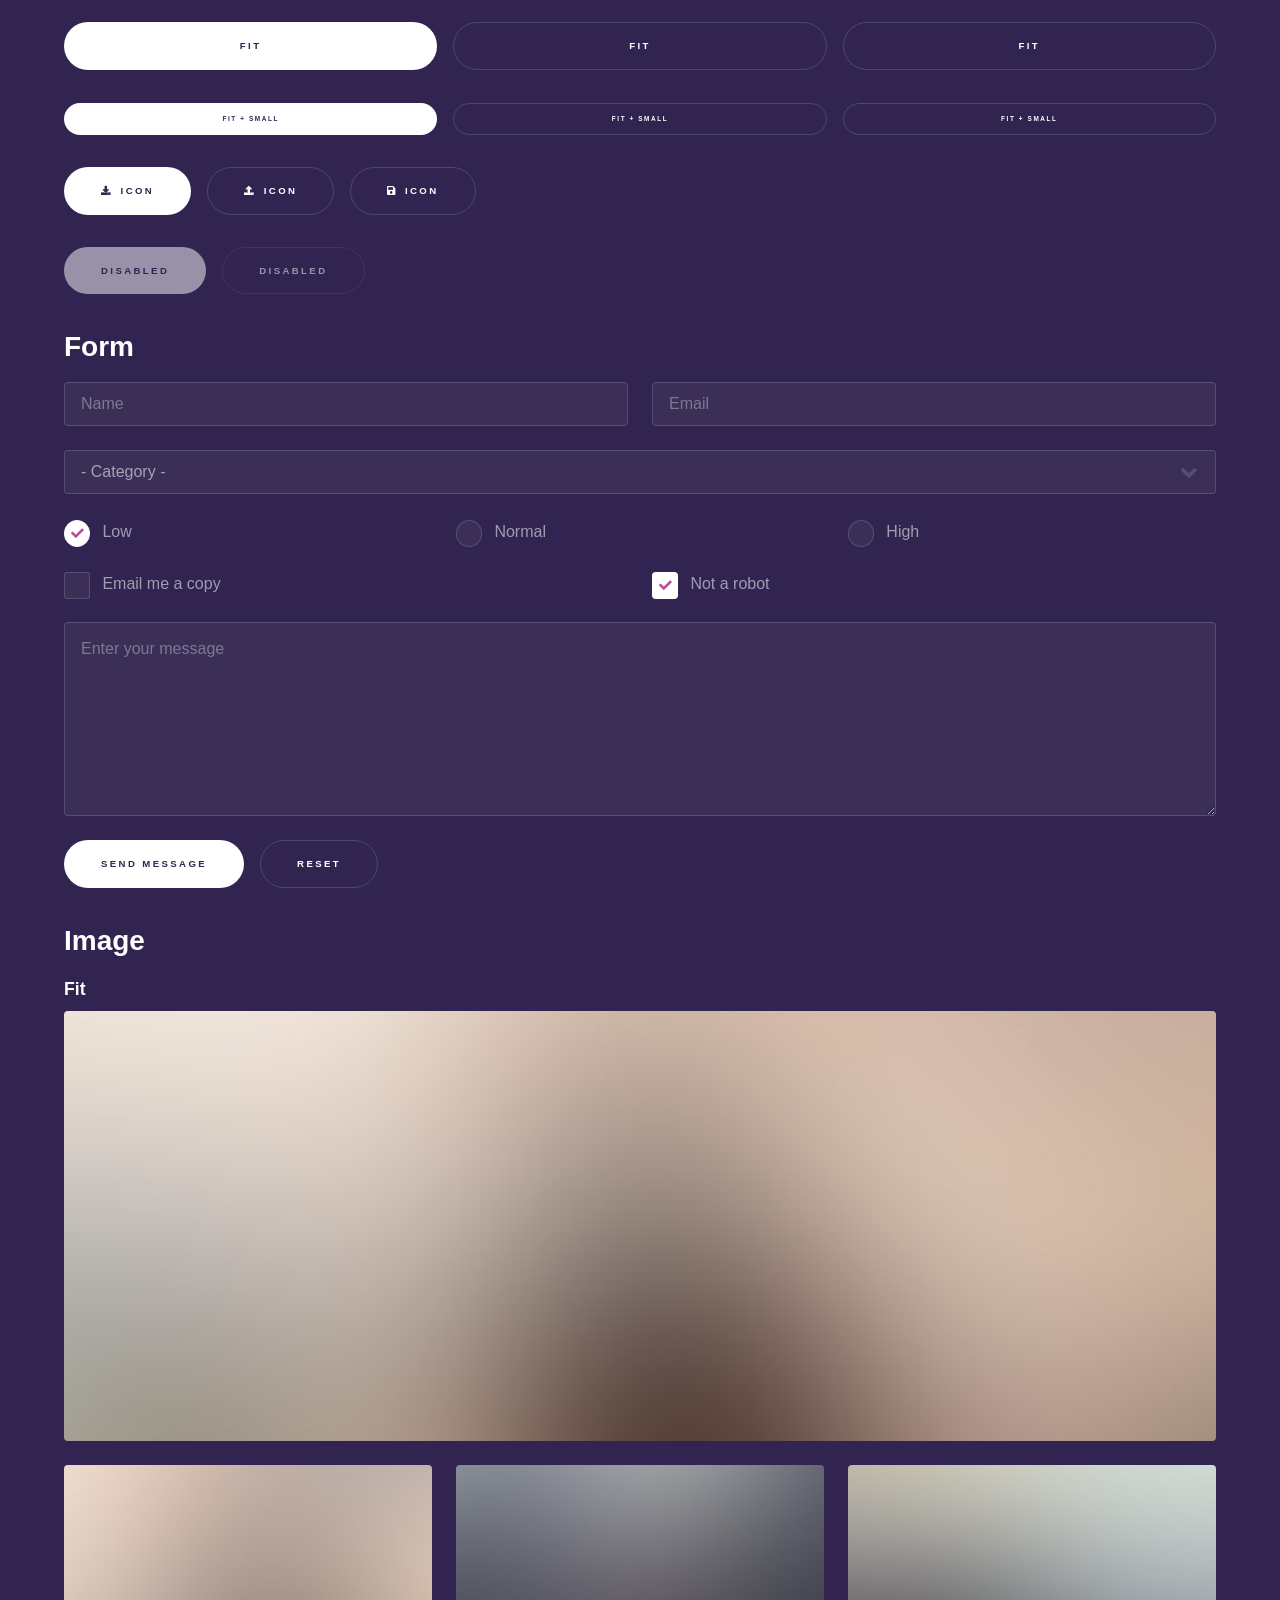
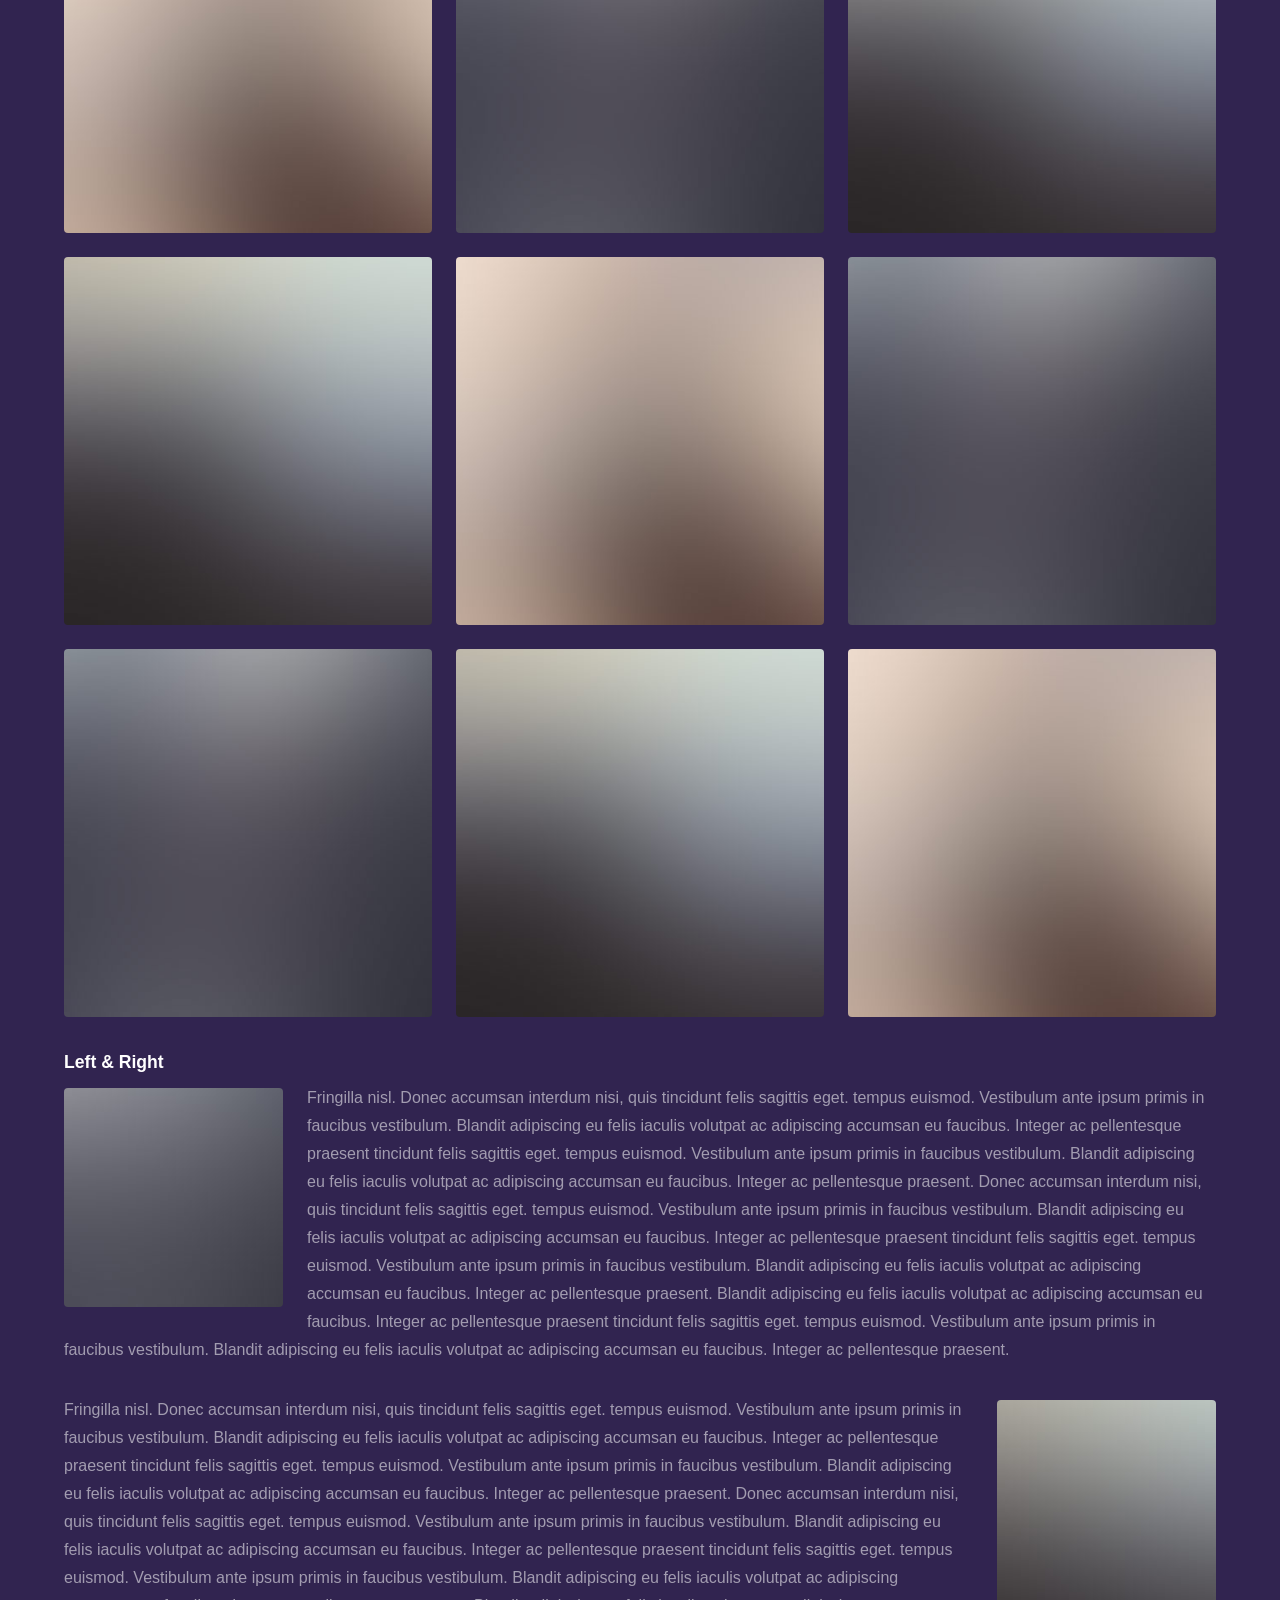
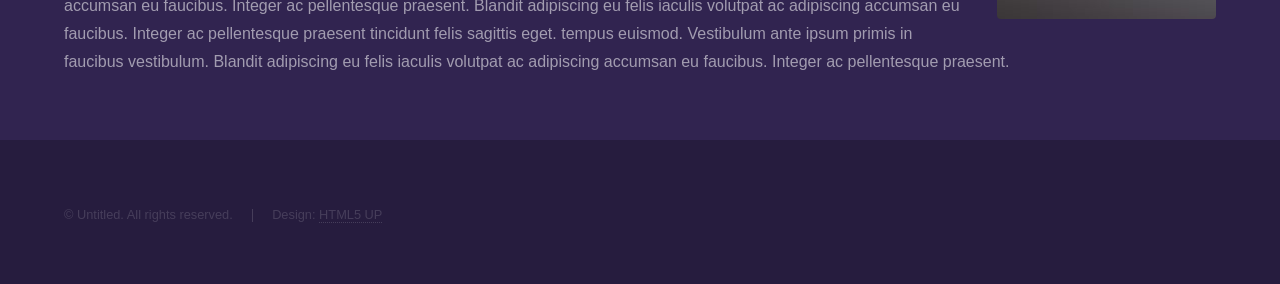
<file: elements.html>
<!DOCTYPE HTML>
<!--
	Hyperspace by HTML5 UP
	html5up.net | @ajlkn
	Free for personal and commercial use under the CCA 3.0 license (html5up.net/license)
-->
<html>
	<head>
		<title>Elements - Hyperspace by HTML5 UP</title>
		<meta charset="utf-8" />
		<meta name="viewport" content="width=device-width, initial-scale=1, user-scalable=no" />
		<link rel="stylesheet" href="assets/css/main.css" />
		<noscript><link rel="stylesheet" href="assets/css/noscript.css" /></noscript>
	</head>
	<body class="is-preload">

		<!-- Header -->
			<header id="header">
				<a href="index.html" class="title">Hyperspace</a>
				<nav>
					<ul>
						<li><a href="index.html">Home</a></li>
						<li><a href="generic.html">Generic</a></li>
						<li><a href="elements.html"  class="active">Elements</a></li>
					</ul>
				</nav>
			</header>

		<!-- Wrapper -->
			<div id="wrapper">

				<!-- Main -->
					<section id="main" class="wrapper">
						<div class="inner">
							<h1 class="major">Elements</h1>

							<!-- Text -->
								<section>
									<h2>Text</h2>
									<p>This is <b>bold</b> and this is <strong>strong</strong>. This is <i>italic</i> and this is <em>emphasized</em>.
									This is <sup>superscript</sup> text and this is <sub>subscript</sub> text.
									This is <u>underlined</u> and this is code: <code>for (;;) { ... }</code>. Finally, <a href="#">this is a link</a>.</p>
									<hr />
									<p>Nunc lacinia ante nunc ac lobortis. Interdum adipiscing gravida odio porttitor sem non mi integer non faucibus ornare mi ut ante amet placerat aliquet. Volutpat eu sed ante lacinia sapien lorem accumsan varius montes viverra nibh in adipiscing blandit tempus accumsan.</p>
									<hr />
									<h2>Heading Level 2</h2>
									<h3>Heading Level 3</h3>
									<h4>Heading Level 4</h4>
									<hr />
									<h3>Blockquote</h3>
									<blockquote>Fringilla nisl. Donec accumsan interdum nisi, quis tincidunt felis sagittis eget tempus euismod. Vestibulum ante ipsum primis in faucibus vestibulum. Blandit adipiscing eu felis iaculis volutpat ac adipiscing accumsan faucibus. Vestibulum ante ipsum primis in faucibus lorem ipsum dolor sit amet nullam adipiscing eu felis.</blockquote>
									<h3>Preformatted</h3>
									<pre><code>i = 0;

while (!deck.isInOrder()) {
    print 'Iteration ' + i;
    deck.shuffle();
    i++;
}

print 'It took ' + i + ' iterations to sort the deck.';</code></pre>
								</section>

							<!-- Lists -->
								<section>
									<h2>Lists</h2>
									<div class="row">
										<div class="col-6 col-12-medium">
											<h3>Unordered</h3>
											<ul>
												<li>Dolor pulvinar etiam.</li>
												<li>Sagittis adipiscing.</li>
												<li>Felis enim feugiat.</li>
											</ul>
											<h3>Alternate</h3>
											<ul class="alt">
												<li>Dolor pulvinar etiam.</li>
												<li>Sagittis adipiscing.</li>
												<li>Felis enim feugiat.</li>
											</ul>
										</div>
										<div class="col-6 col-12-medium">
											<h3>Ordered</h3>
											<ol>
												<li>Dolor pulvinar etiam.</li>
												<li>Etiam vel felis viverra.</li>
												<li>Felis enim feugiat.</li>
												<li>Dolor pulvinar etiam.</li>
												<li>Etiam vel felis lorem.</li>
												<li>Felis enim et feugiat.</li>
											</ol>
											<h3>Icons</h3>
											<ul class="icons">
												<li><a href="#" class="icon brands fa-twitter"><span class="label">Twitter</span></a></li>
												<li><a href="#" class="icon brands fa-facebook-f"><span class="label">Facebook</span></a></li>
												<li><a href="#" class="icon brands fa-instagram"><span class="label">Instagram</span></a></li>
												<li><a href="#" class="icon brands fa-github"><span class="label">Github</span></a></li>
											</ul>
										</div>
									</div>
									<h2>Actions</h2>
									<div class="row">
										<div class="col-6 col-12-medium">
											<ul class="actions">
												<li><a href="#" class="button primary">Default</a></li>
												<li><a href="#" class="button">Default</a></li>
											</ul>
											<ul class="actions small">
												<li><a href="#" class="button primary small">Small</a></li>
												<li><a href="#" class="button small">Small</a></li>
											</ul>
											<ul class="actions stacked">
												<li><a href="#" class="button primary">Default</a></li>
												<li><a href="#" class="button">Default</a></li>
											</ul>
											<ul class="actions stacked">
												<li><a href="#" class="button primary small">Small</a></li>
												<li><a href="#" class="button small">Small</a></li>
											</ul>
										</div>
										<div class="col-6 col-12-medium">
											<ul class="actions stacked">
												<li><a href="#" class="button primary fit">Default</a></li>
												<li><a href="#" class="button fit">Default</a></li>
											</ul>
											<ul class="actions stacked">
												<li><a href="#" class="button primary small fit">Small</a></li>
												<li><a href="#" class="button small fit">Small</a></li>
											</ul>
										</div>
									</div>
								</section>

							<!-- Table -->
								<section>
									<h2>Table</h2>
									<h3>Default</h3>
									<div class="table-wrapper">
										<table>
											<thead>
												<tr>
													<th>Name</th>
													<th>Description</th>
													<th>Price</th>
												</tr>
											</thead>
											<tbody>
												<tr>
													<td>Item One</td>
													<td>Ante turpis integer aliquet porttitor.</td>
													<td>29.99</td>
												</tr>
												<tr>
													<td>Item Two</td>
													<td>Vis ac commodo adipiscing arcu aliquet.</td>
													<td>19.99</td>
												</tr>
												<tr>
													<td>Item Three</td>
													<td> Morbi faucibus arcu accumsan lorem.</td>
													<td>29.99</td>
												</tr>
												<tr>
													<td>Item Four</td>
													<td>Vitae integer tempus condimentum.</td>
													<td>19.99</td>
												</tr>
												<tr>
													<td>Item Five</td>
													<td>Ante turpis integer aliquet porttitor.</td>
													<td>29.99</td>
												</tr>
											</tbody>
											<tfoot>
												<tr>
													<td colspan="2"></td>
													<td>100.00</td>
												</tr>
											</tfoot>
										</table>
									</div>

									<h3>Alternate</h3>
									<div class="table-wrapper">
										<table class="alt">
											<thead>
												<tr>
													<th>Name</th>
													<th>Description</th>
													<th>Price</th>
												</tr>
											</thead>
											<tbody>
												<tr>
													<td>Item One</td>
													<td>Ante turpis integer aliquet porttitor.</td>
													<td>29.99</td>
												</tr>
												<tr>
													<td>Item Two</td>
													<td>Vis ac commodo adipiscing arcu aliquet.</td>
													<td>19.99</td>
												</tr>
												<tr>
													<td>Item Three</td>
													<td> Morbi faucibus arcu accumsan lorem.</td>
													<td>29.99</td>
												</tr>
												<tr>
													<td>Item Four</td>
													<td>Vitae integer tempus condimentum.</td>
													<td>19.99</td>
												</tr>
												<tr>
													<td>Item Five</td>
													<td>Ante turpis integer aliquet porttitor.</td>
													<td>29.99</td>
												</tr>
											</tbody>
											<tfoot>
												<tr>
													<td colspan="2"></td>
													<td>100.00</td>
												</tr>
											</tfoot>
										</table>
									</div>
								</section>

							<!-- Buttons -->
								<section>
									<h3>Buttons</h3>
									<ul class="actions">
										<li><a href="#" class="button primary">Primary</a></li>
										<li><a href="#" class="button">Default</a></li>
									</ul>
									<ul class="actions">
										<li><a href="#" class="button large">Large</a></li>
										<li><a href="#" class="button">Default</a></li>
										<li><a href="#" class="button small">Small</a></li>
									</ul>
									<ul class="actions fit">
										<li><a href="#" class="button primary fit">Fit</a></li>
										<li><a href="#" class="button fit">Fit</a></li>
										<li><a href="#" class="button fit">Fit</a></li>
									</ul>
									<ul class="actions fit small">
										<li><a href="#" class="button primary fit small">Fit + Small</a></li>
										<li><a href="#" class="button fit small">Fit + Small</a></li>
										<li><a href="#" class="button fit small">Fit + Small</a></li>
									</ul>
									<ul class="actions">
										<li><a href="#" class="button primary icon solid fa-download">Icon</a></li>
										<li><a href="#" class="button icon solid fa-upload">Icon</a></li>
										<li><a href="#" class="button icon solid fa-save">Icon</a></li>
									</ul>
									<ul class="actions">
										<li><span class="button primary disabled">Disabled</span></li>
										<li><span class="button disabled">Disabled</span></li>
									</ul>
								</section>

							<!-- Form -->
								<section>
									<h2>Form</h2>
									<form method="post" action="#">
										<div class="row gtr-uniform">
											<div class="col-6 col-12-xsmall">
												<input type="text" name="demo-name" id="demo-name" value="" placeholder="Name" />
											</div>
											<div class="col-6 col-12-xsmall">
												<input type="email" name="demo-email" id="demo-email" value="" placeholder="Email" />
											</div>
											<div class="col-12">
												<select name="demo-category" id="demo-category">
													<option value="">- Category -</option>
													<option value="1">Manufacturing</option>
													<option value="1">Shipping</option>
													<option value="1">Administration</option>
													<option value="1">Human Resources</option>
												</select>
											</div>
											<div class="col-4 col-12-small">
												<input type="radio" id="demo-priority-low" name="demo-priority" checked>
												<label for="demo-priority-low">Low</label>
											</div>
											<div class="col-4 col-12-small">
												<input type="radio" id="demo-priority-normal" name="demo-priority">
												<label for="demo-priority-normal">Normal</label>
											</div>
											<div class="col-4 col-12-small">
												<input type="radio" id="demo-priority-high" name="demo-priority">
												<label for="demo-priority-high">High</label>
											</div>
											<div class="col-6 col-12-small">
												<input type="checkbox" id="demo-copy" name="demo-copy">
												<label for="demo-copy">Email me a copy</label>
											</div>
											<div class="col-6 col-12-small">
												<input type="checkbox" id="demo-human" name="demo-human" checked>
												<label for="demo-human">Not a robot</label>
											</div>
											<div class="col-12">
												<textarea name="demo-message" id="demo-message" placeholder="Enter your message" rows="6"></textarea>
											</div>
											<div class="col-12">
												<ul class="actions">
													<li><input type="submit" value="Send Message" class="primary" /></li>
													<li><input type="reset" value="Reset" /></li>
												</ul>
											</div>
										</div>
									</form>
								</section>

							<!-- Image -->
								<section>
									<h2>Image</h2>
									<h3>Fit</h3>
									<div class="box alt">
										<div class="row gtr-uniform">
											<div class="col-12"><span class="image fit"><img src="images/pic04.jpg" alt="" /></span></div>
											<div class="col-4"><span class="image fit"><img src="images/pic01.jpg" alt="" /></span></div>
											<div class="col-4"><span class="image fit"><img src="images/pic02.jpg" alt="" /></span></div>
											<div class="col-4"><span class="image fit"><img src="images/pic03.jpg" alt="" /></span></div>
											<div class="col-4"><span class="image fit"><img src="images/pic03.jpg" alt="" /></span></div>
											<div class="col-4"><span class="image fit"><img src="images/pic01.jpg" alt="" /></span></div>
											<div class="col-4"><span class="image fit"><img src="images/pic02.jpg" alt="" /></span></div>
											<div class="col-4"><span class="image fit"><img src="images/pic02.jpg" alt="" /></span></div>
											<div class="col-4"><span class="image fit"><img src="images/pic03.jpg" alt="" /></span></div>
											<div class="col-4"><span class="image fit"><img src="images/pic01.jpg" alt="" /></span></div>
										</div>
									</div>
									<h3>Left &amp; Right</h3>
									<p><span class="image left"><img src="images/pic05.jpg" alt="" /></span>Fringilla nisl. Donec accumsan interdum nisi, quis tincidunt felis sagittis eget. tempus euismod. Vestibulum ante ipsum primis in faucibus vestibulum. Blandit adipiscing eu felis iaculis volutpat ac adipiscing accumsan eu faucibus. Integer ac pellentesque praesent tincidunt felis sagittis eget. tempus euismod. Vestibulum ante ipsum primis in faucibus vestibulum. Blandit adipiscing eu felis iaculis volutpat ac adipiscing accumsan eu faucibus. Integer ac pellentesque praesent. Donec accumsan interdum nisi, quis tincidunt felis sagittis eget. tempus euismod. Vestibulum ante ipsum primis in faucibus vestibulum. Blandit adipiscing eu felis iaculis volutpat ac adipiscing accumsan eu faucibus. Integer ac pellentesque praesent tincidunt felis sagittis eget. tempus euismod. Vestibulum ante ipsum primis in faucibus vestibulum. Blandit adipiscing eu felis iaculis volutpat ac adipiscing accumsan eu faucibus. Integer ac pellentesque praesent. Blandit adipiscing eu felis iaculis volutpat ac adipiscing accumsan eu faucibus. Integer ac pellentesque praesent tincidunt felis sagittis eget. tempus euismod. Vestibulum ante ipsum primis in faucibus vestibulum. Blandit adipiscing eu felis iaculis volutpat ac adipiscing accumsan eu faucibus. Integer ac pellentesque praesent.</p>
									<p><span class="image right"><img src="images/pic06.jpg" alt="" /></span>Fringilla nisl. Donec accumsan interdum nisi, quis tincidunt felis sagittis eget. tempus euismod. Vestibulum ante ipsum primis in faucibus vestibulum. Blandit adipiscing eu felis iaculis volutpat ac adipiscing accumsan eu faucibus. Integer ac pellentesque praesent tincidunt felis sagittis eget. tempus euismod. Vestibulum ante ipsum primis in faucibus vestibulum. Blandit adipiscing eu felis iaculis volutpat ac adipiscing accumsan eu faucibus. Integer ac pellentesque praesent. Donec accumsan interdum nisi, quis tincidunt felis sagittis eget. tempus euismod. Vestibulum ante ipsum primis in faucibus vestibulum. Blandit adipiscing eu felis iaculis volutpat ac adipiscing accumsan eu faucibus. Integer ac pellentesque praesent tincidunt felis sagittis eget. tempus euismod. Vestibulum ante ipsum primis in faucibus vestibulum. Blandit adipiscing eu felis iaculis volutpat ac adipiscing accumsan eu faucibus. Integer ac pellentesque praesent. Blandit adipiscing eu felis iaculis volutpat ac adipiscing accumsan eu faucibus. Integer ac pellentesque praesent tincidunt felis sagittis eget. tempus euismod. Vestibulum ante ipsum primis in faucibus vestibulum. Blandit adipiscing eu felis iaculis volutpat ac adipiscing accumsan eu faucibus. Integer ac pellentesque praesent.</p>
								</section>

						</div>
					</section>

			</div>

		<!-- Footer -->
			<footer id="footer" class="wrapper alt">
				<div class="inner">
					<ul class="menu">
						<li>&copy; Untitled. All rights reserved.</li><li>Design: <a href="http://html5up.net">HTML5 UP</a></li>
					</ul>
				</div>
			</footer>

		<!-- Scripts -->
			<script src="assets/js/jquery.min.js"></script>
			<script src="assets/js/jquery.scrollex.min.js"></script>
			<script src="assets/js/jquery.scrolly.min.js"></script>
			<script src="assets/js/browser.min.js"></script>
			<script src="assets/js/breakpoints.min.js"></script>
			<script src="assets/js/util.js"></script>
			<script src="assets/js/main.js"></script>

	</body>
</html>
</file>
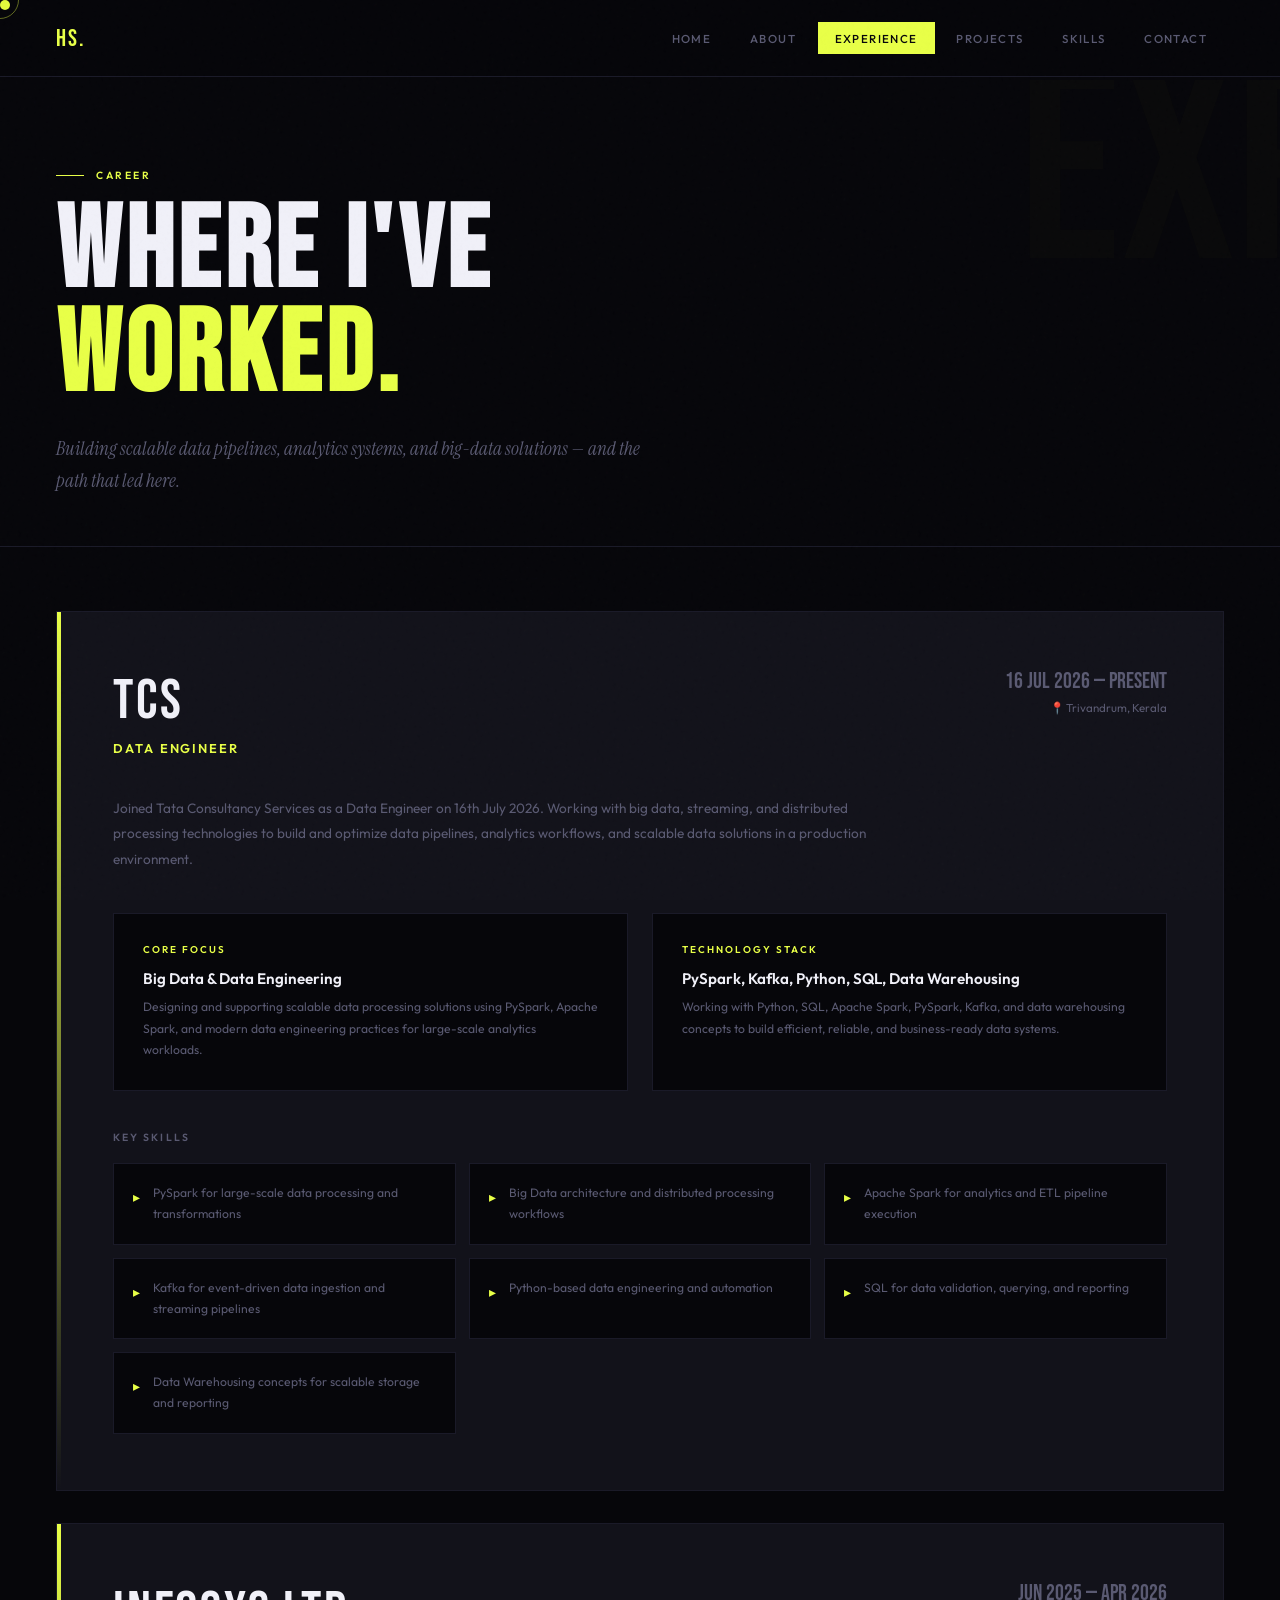
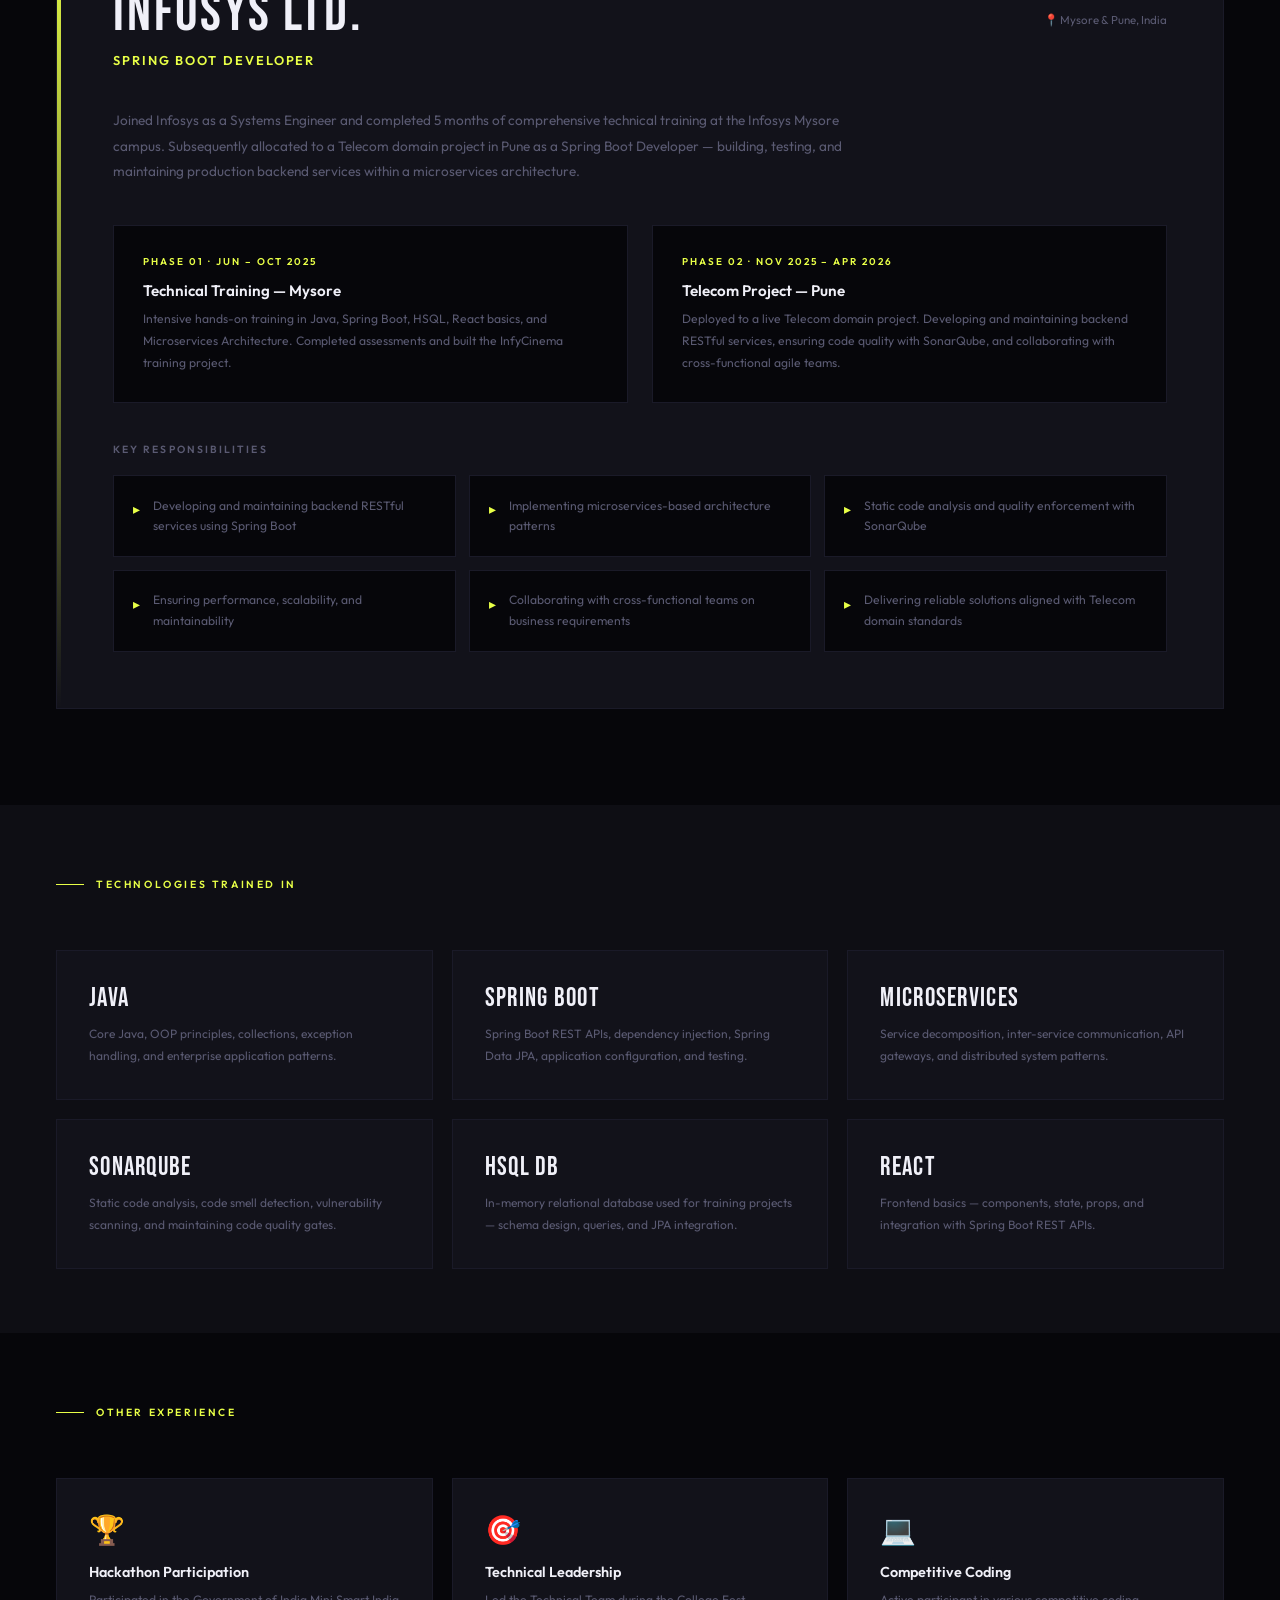
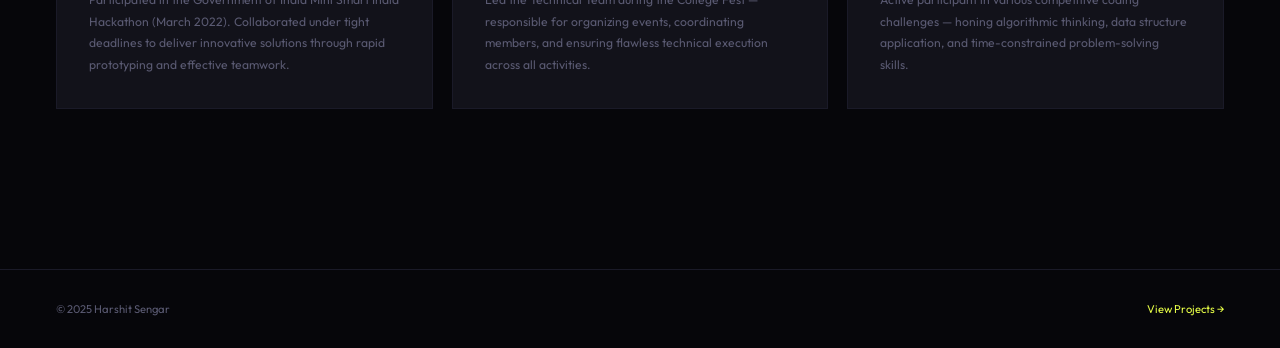
<file: experience.html>
<!DOCTYPE html>
<html lang="en">
<head>
<meta charset="UTF-8">
<meta name="viewport" content="width=device-width, initial-scale=1.0">
<title>Experience — Harshit Sengar</title>
<link rel="stylesheet" href="style.css">
<style>
#exp-hero {
  padding:5rem 3.5rem 3rem;
  border-bottom:1px solid var(--border);
  position:relative; overflow:hidden;
}
.exp-bg-text {
  position:absolute; right:-5%; top:-10%;
  font-family:var(--font-display);
  font-size:22vw; color:rgba(232,255,71,.015);
  line-height:1; pointer-events:none; user-select:none;
}
.page-heading { font-family:var(--font-display); font-size:clamp(4rem,9vw,8rem); line-height:.9; letter-spacing:.04em; margin-bottom:1.5rem; }
.page-heading .accent { color:var(--accent); }
.page-sub { font-family:var(--font-serif); font-style:italic; font-size:1.2rem; color:var(--muted); max-width:600px; line-height:1.7; }

/* INFOSYS CARD */
#infosys { padding:4rem 3.5rem; }
.company-card {
  background:var(--card); border:1px solid var(--border);
  padding:3.5rem; position:relative; overflow:hidden;
  margin-bottom:2rem;
}
.company-card::before {
  content:''; position:absolute; left:0; top:0; bottom:0; width:4px;
  background:linear-gradient(to bottom, var(--accent), transparent);
}
.company-card-top { display:flex; justify-content:space-between; align-items:flex-start; margin-bottom:2.5rem; flex-wrap:wrap; gap:1.5rem; }
.co-name { font-family:var(--font-display); font-size:3.5rem; letter-spacing:.05em; margin-bottom:.3rem; }
.co-role { font-size:.8rem; font-weight:600; color:var(--accent); letter-spacing:.15em; text-transform:uppercase; }
.co-meta { text-align:right; }
.co-period { font-family:var(--font-display); font-size:1.4rem; color:var(--muted); }
.co-loc { font-size:.72rem; color:var(--muted); margin-top:.3rem; }

.co-desc { font-size:.85rem; color:var(--muted); line-height:1.9; margin-bottom:2.5rem; max-width:780px; }

.co-phases { display:grid; grid-template-columns:1fr 1fr; gap:1.5rem; margin-bottom:2.5rem; }
.phase-card {
  background:var(--bg); border:1px solid var(--border);
  padding:1.8rem;
  transition:border-color .3s;
}
.phase-card:hover { border-color:var(--accent-border); }
.phase-label { font-size:.62rem; font-weight:600; letter-spacing:.2em; text-transform:uppercase; color:var(--accent); margin-bottom:.8rem; }
.phase-title { font-size:.95rem; font-weight:600; margin-bottom:.5rem; }
.phase-desc { font-size:.76rem; color:var(--muted); line-height:1.8; }

.co-responsibilities { }
.resp-title { font-size:.65rem; font-weight:600; letter-spacing:.2em; text-transform:uppercase; color:var(--muted); margin-bottom:1.2rem; }
.resp-grid { display:grid; grid-template-columns:repeat(3,1fr); gap:.8rem; }
.resp-item {
  display:flex; gap:.8rem; align-items:flex-start;
  padding:1.2rem;
  background:var(--bg); border:1px solid var(--border);
  font-size:.76rem; color:var(--muted); line-height:1.7;
  transition:all .3s;
}
.resp-item:hover { border-color:var(--accent-border); color:var(--text); }
.resp-icon { color:var(--accent); flex-shrink:0; font-size:.9rem; margin-top:.1rem; }

/* TRAINING */
#training { padding:4rem 3.5rem; background:var(--surface); }
.train-grid { display:grid; grid-template-columns:repeat(3,1fr); gap:1.2rem; margin-top:2.5rem; }
.train-card {
  background:var(--card); border:1px solid var(--border);
  padding:2rem; transition:all .35s; position:relative; overflow:hidden;
}
.train-card:hover { border-color:var(--accent-border); transform:translateY(-5px); }
.train-card::after { content:''; position:absolute; bottom:0;left:0; width:0; height:2px; background:var(--accent); transition:width .4s; }
.train-card:hover::after { width:100%; }
.train-tech { font-family:var(--font-display); font-size:1.6rem; letter-spacing:.05em; margin-bottom:.6rem; }
.train-desc { font-size:.75rem; color:var(--muted); line-height:1.8; }

/* OTHER EXP */
#other-exp { padding:4rem 3.5rem; }
.other-grid { display:grid; grid-template-columns:repeat(3,1fr); gap:1.2rem; margin-top:2.5rem; }
.other-card {
  background:var(--card); border:1px solid var(--border);
  padding:2rem; transition:all .3s;
}
.other-card:hover { border-color:var(--accent-border); }
.other-icon { font-size:1.8rem; margin-bottom:1rem; }
.other-title { font-size:.9rem; font-weight:600; margin-bottom:.5rem; }
.other-desc { font-size:.76rem; color:var(--muted); line-height:1.8; }

@media(max-width:900px){
  #exp-hero,#infosys,#training,#other-exp { padding:3rem 1.5rem; }
  .co-phases,.resp-grid,.train-grid,.other-grid { grid-template-columns:1fr; }
  .company-card { padding:2rem; }
}
</style>
</head>
<body>
<div id="cur"></div><div id="cur-ring"></div>
<nav>
  <a href="index.html" class="nav-logo">HS.</a>
  <ul class="nav-links">
    <li><a href="index.html">Home</a></li>
    <li><a href="about.html">About</a></li>
    <li><a href="experience.html">Experience</a></li>
    <li><a href="projects.html">Projects</a></li>
    <li><a href="skills.html">Skills</a></li>
    <li><a href="contact.html">Contact</a></li>
  </ul>
</nav>

<div class="page page-fade">

  <section id="exp-hero">
    <div class="exp-bg-text">EXP</div>
    <div class="label reveal">Career</div>
    <h1 class="page-heading reveal reveal-d1">WHERE I'VE<br><span class="accent">WORKED.</span></h1>
    <p class="page-sub reveal reveal-d2">Building scalable data pipelines, analytics systems, and big-data solutions — and the path that led here.</p>
  </section>

  <section id="infosys">
    <div class="company-card reveal">
      <div class="company-card-top">
        <div>
          <div class="co-name">TCS</div>
          <div class="co-role">Data Engineer</div>
        </div>
        <div class="co-meta">
          <div class="co-period">16 Jul 2026 — Present</div>
          <div class="co-loc">📍 Trivandrum, Kerala</div>
        </div>
      </div>

      <p class="co-desc">
        Joined Tata Consultancy Services as a Data Engineer on 16th July 2026. Working with big data, streaming, and distributed processing technologies to build and optimize data pipelines, analytics workflows, and scalable data solutions in a production environment.
      </p>

      <div class="co-phases">
        <div class="phase-card">
          <div class="phase-label">Core Focus</div>
          <div class="phase-title">Big Data &amp; Data Engineering</div>
          <div class="phase-desc">Designing and supporting scalable data processing solutions using PySpark, Apache Spark, and modern data engineering practices for large-scale analytics workloads.</div>
        </div>
        <div class="phase-card">
          <div class="phase-label">Technology Stack</div>
          <div class="phase-title">PySpark, Kafka, Python, SQL, Data Warehousing</div>
          <div class="phase-desc">Working with Python, SQL, Apache Spark, PySpark, Kafka, and data warehousing concepts to build efficient, reliable, and business-ready data systems.</div>
        </div>
      </div>

      <div class="co-responsibilities">
        <div class="resp-title">Key Skills</div>
        <div class="resp-grid">
          <div class="resp-item"><span class="resp-icon">▸</span>PySpark for large-scale data processing and transformations</div>
          <div class="resp-item"><span class="resp-icon">▸</span>Big Data architecture and distributed processing workflows</div>
          <div class="resp-item"><span class="resp-icon">▸</span>Apache Spark for analytics and ETL pipeline execution</div>
          <div class="resp-item"><span class="resp-icon">▸</span>Kafka for event-driven data ingestion and streaming pipelines</div>
          <div class="resp-item"><span class="resp-icon">▸</span>Python-based data engineering and automation</div>
          <div class="resp-item"><span class="resp-icon">▸</span>SQL for data validation, querying, and reporting</div>
          <div class="resp-item"><span class="resp-icon">▸</span>Data Warehousing concepts for scalable storage and reporting</div>
        </div>
      </div>
    </div>

    <div class="company-card reveal">
      <div class="company-card-top">
        <div>
          <div class="co-name">INFOSYS LTD.</div>
          <div class="co-role">Spring Boot Developer</div>
        </div>
        <div class="co-meta">
          <div class="co-period">Jun 2025 — Apr 2026</div>
          <div class="co-loc">📍 Mysore &amp; Pune, India</div>
        </div>
      </div>

      <p class="co-desc">
        Joined Infosys as a Systems Engineer and completed 5 months of comprehensive technical training at the Infosys Mysore campus. Subsequently allocated to a Telecom domain project in Pune as a Spring Boot Developer — building, testing, and maintaining production backend services within a microservices architecture.
      </p>

      <div class="co-phases">
        <div class="phase-card">
          <div class="phase-label">Phase 01 · Jun – Oct 2025</div>
          <div class="phase-title">Technical Training — Mysore</div>
          <div class="phase-desc">Intensive hands-on training in Java, Spring Boot, HSQL, React basics, and Microservices Architecture. Completed assessments and built the InfyCinema training project.</div>
        </div>
        <div class="phase-card">
          <div class="phase-label">Phase 02 · Nov 2025 – Apr 2026</div>
          <div class="phase-title">Telecom Project — Pune</div>
          <div class="phase-desc">Deployed to a live Telecom domain project. Developing and maintaining backend RESTful services, ensuring code quality with SonarQube, and collaborating with cross-functional agile teams.</div>
        </div>
      </div>

      <div class="co-responsibilities">
        <div class="resp-title">Key Responsibilities</div>
        <div class="resp-grid">
          <div class="resp-item"><span class="resp-icon">▸</span>Developing and maintaining backend RESTful services using Spring Boot</div>
          <div class="resp-item"><span class="resp-icon">▸</span>Implementing microservices-based architecture patterns</div>
          <div class="resp-item"><span class="resp-icon">▸</span>Static code analysis and quality enforcement with SonarQube</div>
          <div class="resp-item"><span class="resp-icon">▸</span>Ensuring performance, scalability, and maintainability</div>
          <div class="resp-item"><span class="resp-icon">▸</span>Collaborating with cross-functional teams on business requirements</div>
          <div class="resp-item"><span class="resp-icon">▸</span>Delivering reliable solutions aligned with Telecom domain standards</div>
        </div>
      </div>
    </div>
  </section>

  <!-- TRAINING TECHNOLOGIES -->
  <section id="training">
    <div class="label reveal">Technologies Trained In</div>
    <div class="train-grid">
      <div class="train-card reveal">
        <div class="train-tech">JAVA</div>
        <div class="train-desc">Core Java, OOP principles, collections, exception handling, and enterprise application patterns.</div>
      </div>
      <div class="train-card reveal reveal-d1">
        <div class="train-tech">SPRING BOOT</div>
        <div class="train-desc">Spring Boot REST APIs, dependency injection, Spring Data JPA, application configuration, and testing.</div>
      </div>
      <div class="train-card reveal reveal-d2">
        <div class="train-tech">MICROSERVICES</div>
        <div class="train-desc">Service decomposition, inter-service communication, API gateways, and distributed system patterns.</div>
      </div>
      <div class="train-card reveal">
        <div class="train-tech">SONARQUBE</div>
        <div class="train-desc">Static code analysis, code smell detection, vulnerability scanning, and maintaining code quality gates.</div>
      </div>
      <div class="train-card reveal reveal-d1">
        <div class="train-tech">HSQL DB</div>
        <div class="train-desc">In-memory relational database used for training projects — schema design, queries, and JPA integration.</div>
      </div>
      <div class="train-card reveal reveal-d2">
        <div class="train-tech">REACT</div>
        <div class="train-desc">Frontend basics — components, state, props, and integration with Spring Boot REST APIs.</div>
      </div>
    </div>
  </section>

  <!-- OTHER EXPERIENCE -->
  <section id="other-exp">
    <div class="label reveal">Other Experience</div>
    <div class="other-grid">
      <div class="other-card reveal">
        <div class="other-icon">🏆</div>
        <div class="other-title">Hackathon Participation</div>
        <div class="other-desc">Participated in the Government of India Mini Smart India Hackathon (March 2022). Collaborated under tight deadlines to deliver innovative solutions through rapid prototyping and effective teamwork.</div>
      </div>
      <div class="other-card reveal reveal-d1">
        <div class="other-icon">🎯</div>
        <div class="other-title">Technical Leadership</div>
        <div class="other-desc">Led the Technical Team during the College Fest — responsible for organizing events, coordinating members, and ensuring flawless technical execution across all activities.</div>
      </div>
      <div class="other-card reveal reveal-d2">
        <div class="other-icon">💻</div>
        <div class="other-title">Competitive Coding</div>
        <div class="other-desc">Active participant in various competitive coding challenges — honing algorithmic thinking, data structure application, and time-constrained problem-solving skills.</div>
      </div>
    </div>
  </section>

  <footer>
    <span>© 2025 Harshit Sengar</span>
    <span><a href="projects.html">View Projects →</a></span>
  </footer>
</div>
<script src="main.js"></script>
</body>
</html>
</file>
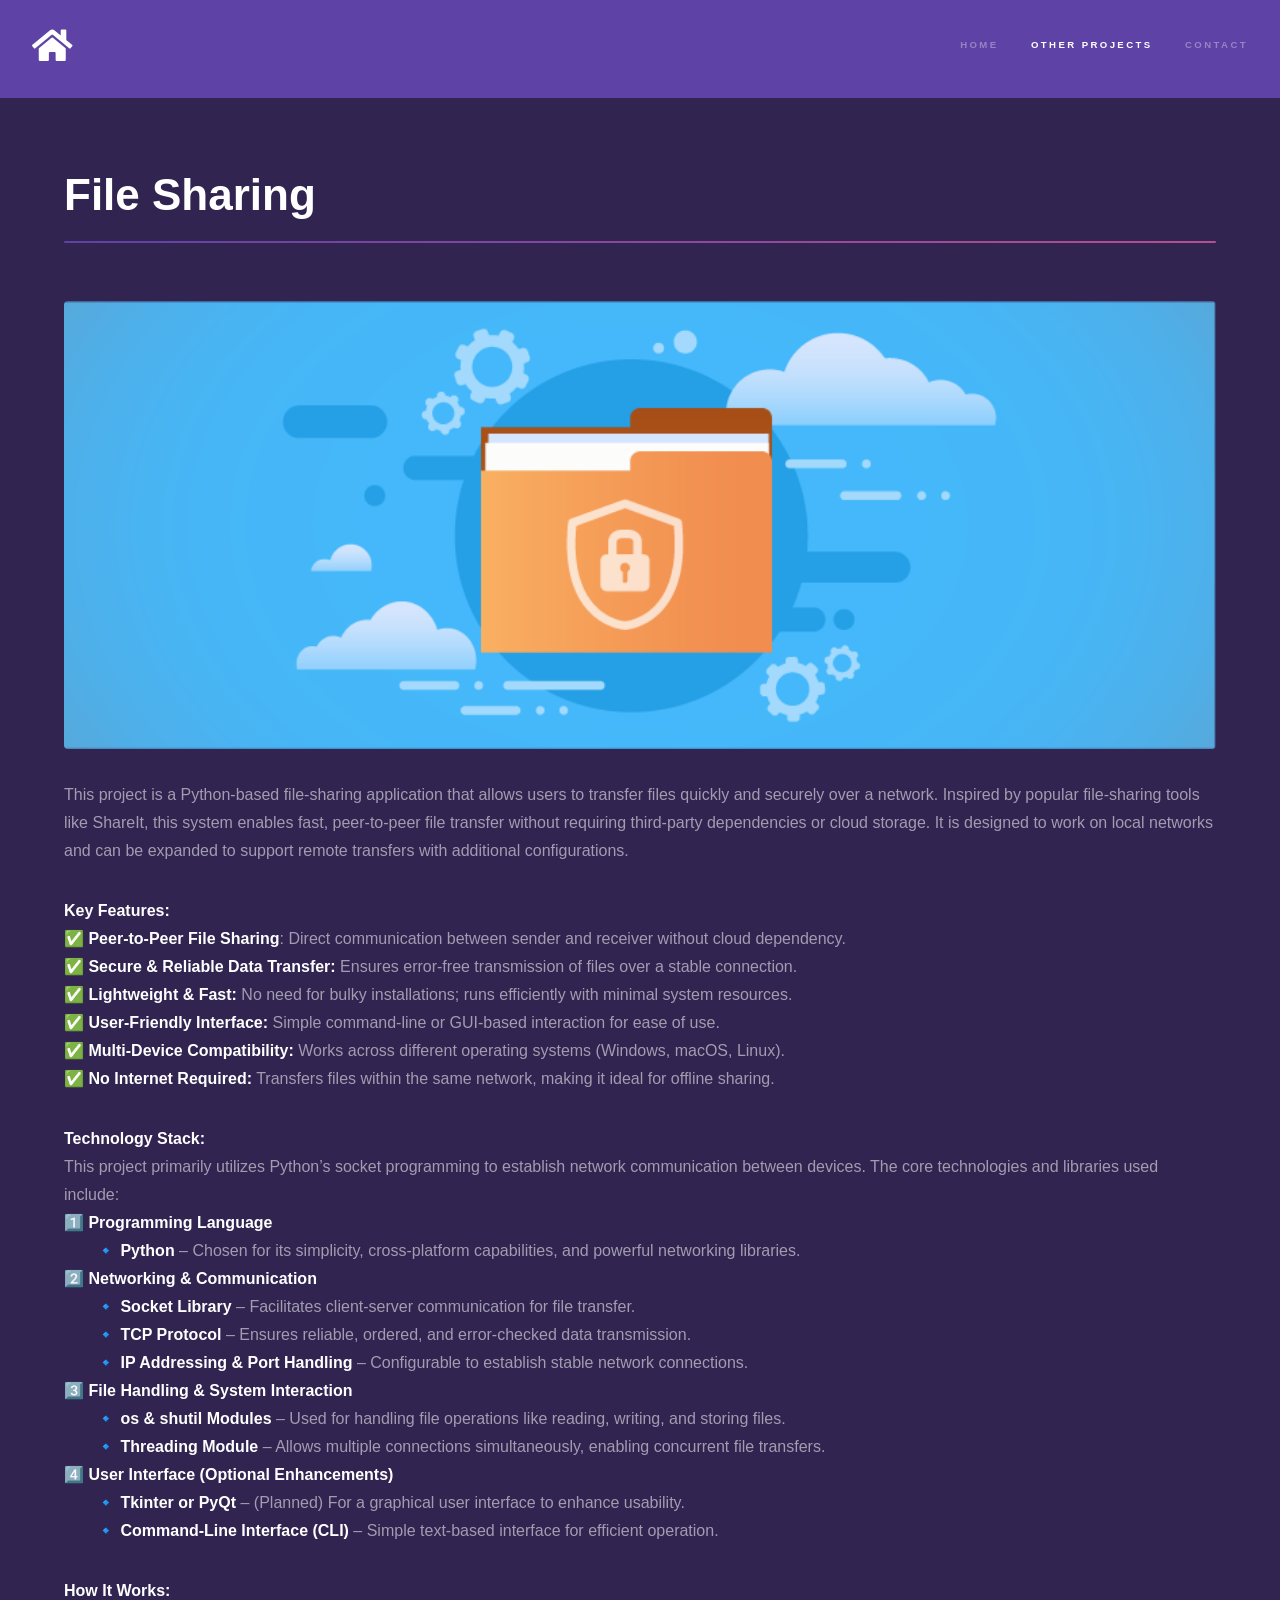
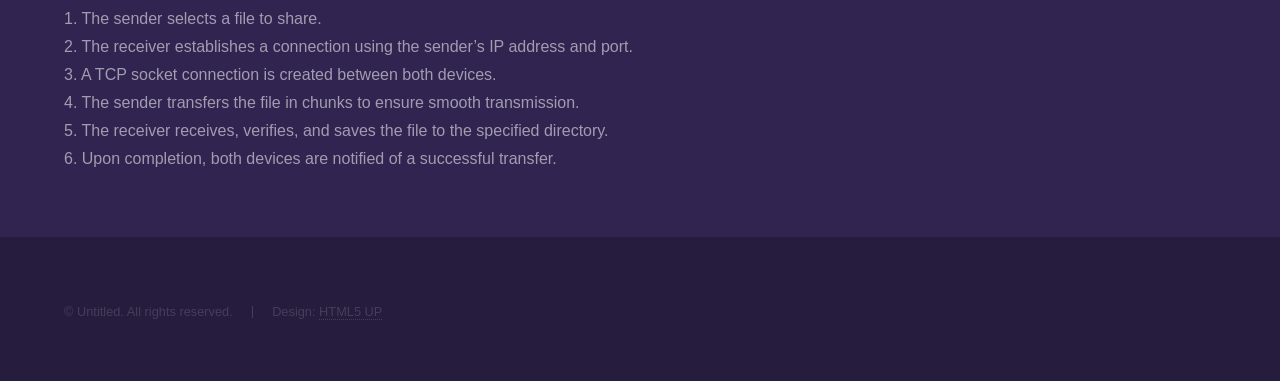
<file: filesharing.html>
<!DOCTYPE HTML>
<!--
	Hyperspace by HTML5 UP
	html5up.net | @ajlkn
	Free for personal and commercial use under the CCA 3.0 license (html5up.net/license)
-->
<html>
	<head>
		<title>Harshit Sengar Portfolio</title>
		<meta charset="utf-8" />
		<meta name="viewport" content="width=device-width, initial-scale=1, user-scalable=no" />
		<link rel="stylesheet" href="assets/css/main.css" />
		<noscript><link rel="stylesheet" href="assets/css/noscript.css" /></noscript>
	</head>
	<body class="is-preload">

		<!-- Header -->
			<header id="header">
				<a href="index.html" class="title"><i class="fa fa-home" style="font-size:36px"></i></a>
				<nav>
					<ul>
						<li><a href="index.html">Home</a></li>
						<li><a href="index.html#two" class="active">Other Projects</a></li>
						<li><a href="index.html#three">Contact</a></li>
					</ul>
				</nav>
			</header>

		<!-- Wrapper -->
			<div id="wrapper">

				<!-- Main -->
					<section id="main" class="wrapper">
						<div class="inner">
							<h1 class="major">File Sharing</h1>
							<span class="image fit"><img src="images/filesharing.png" alt="" /></span>
							<p>This project is a Python-based file-sharing application that allows users to transfer files quickly and securely over a network. 
								Inspired by popular file-sharing tools like ShareIt, this system enables fast, peer-to-peer file transfer without requiring third-party dependencies or cloud storage. 
								It is designed to work on local networks and can be expanded to support remote transfers with additional configurations.</p>
							<p><b>Key Features:</b> <br>
								<b>✅ Peer-to-Peer File Sharing</b>: Direct communication between sender and receiver without cloud dependency. <br>
								<b>✅ Secure & Reliable Data Transfer:</b> Ensures error-free transmission of files over a stable connection. <br>
								<b>✅ Lightweight & Fast:</b> No need for bulky installations; runs efficiently with minimal system resources. <br>
								<b>✅ User-Friendly Interface:</b> Simple command-line or GUI-based interaction for ease of use. <br>
								<b>✅ Multi-Device Compatibility:</b> Works across different operating systems (Windows, macOS, Linux). <br>
								<b>✅ No Internet Required:</b> Transfers files within the same network, making it ideal for offline sharing.</p>
							<p><b>Technology Stack:</b> <br>
								This project primarily utilizes Python’s socket programming to establish network communication between devices. 
								The core technologies and libraries used include: <br>
								
								<b>1️⃣ Programming Language </b><br>
								<b>&emsp;&emsp;🔹 Python</b> – Chosen for its simplicity, cross-platform capabilities, and powerful networking libraries. <br>
								
								<b>2️⃣ Networking & Communication </b><br>
								<b>&emsp;&emsp;🔹 Socket Library</b> – Facilitates client-server communication for file transfer. <br>
								<b>&emsp;&emsp;🔹 TCP Protocol</b> – Ensures reliable, ordered, and error-checked data transmission. <br>
								<b>&emsp;&emsp;🔹 IP Addressing & Port Handling</b> – Configurable to establish stable network connections. <br>
								
								<b>3️⃣ File Handling & System Interaction</b> <br>
								<b>&emsp;&emsp;🔹 os & shutil Modules</b> – Used for handling file operations like reading, writing, and storing files. <br>
								<b>&emsp;&emsp;🔹 Threading Module</b> – Allows multiple connections simultaneously, enabling concurrent file transfers. <br>
								 
								<b>4️⃣ User Interface (Optional Enhancements)</b> <br>
								<b>&emsp;&emsp;🔹 Tkinter or PyQt</b> – (Planned) For a graphical user interface to enhance usability. <br>
								<b>&emsp;&emsp;🔹 Command-Line Interface (CLI)</b> – Simple text-based interface for efficient operation. <br>
								</p>
							<p><b>How It Works: <br> </b>
								1. The sender selects a file to share. <br>
								2. The receiver establishes a connection using the sender’s IP address and port. <br>
								3. A TCP socket connection is created between both devices. <br>
								4. The sender transfers the file in chunks to ensure smooth transmission. <br>
								5. The receiver receives, verifies, and saves the file to the specified directory. <br>
								6. Upon completion, both devices are notified of a successful transfer.</p>
						</div>
					</section>

			</div>

		<!-- Footer -->
			<footer id="footer" class="wrapper alt">
				<div class="inner">
					<ul class="menu">
						<li>&copy; Untitled. All rights reserved.</li><li>Design: <a href="http://html5up.net">HTML5 UP</a></li>
					</ul>
				</div>
			</footer>

		<!-- Scripts -->
			<script src="assets/js/jquery.min.js"></script>
			<script src="assets/js/jquery.scrollex.min.js"></script>
			<script src="assets/js/jquery.scrolly.min.js"></script>
			<script src="assets/js/browser.min.js"></script>
			<script src="assets/js/breakpoints.min.js"></script>
			<script src="assets/js/util.js"></script>
			<script src="assets/js/main.js"></script>

	</body>
</html>
</file>
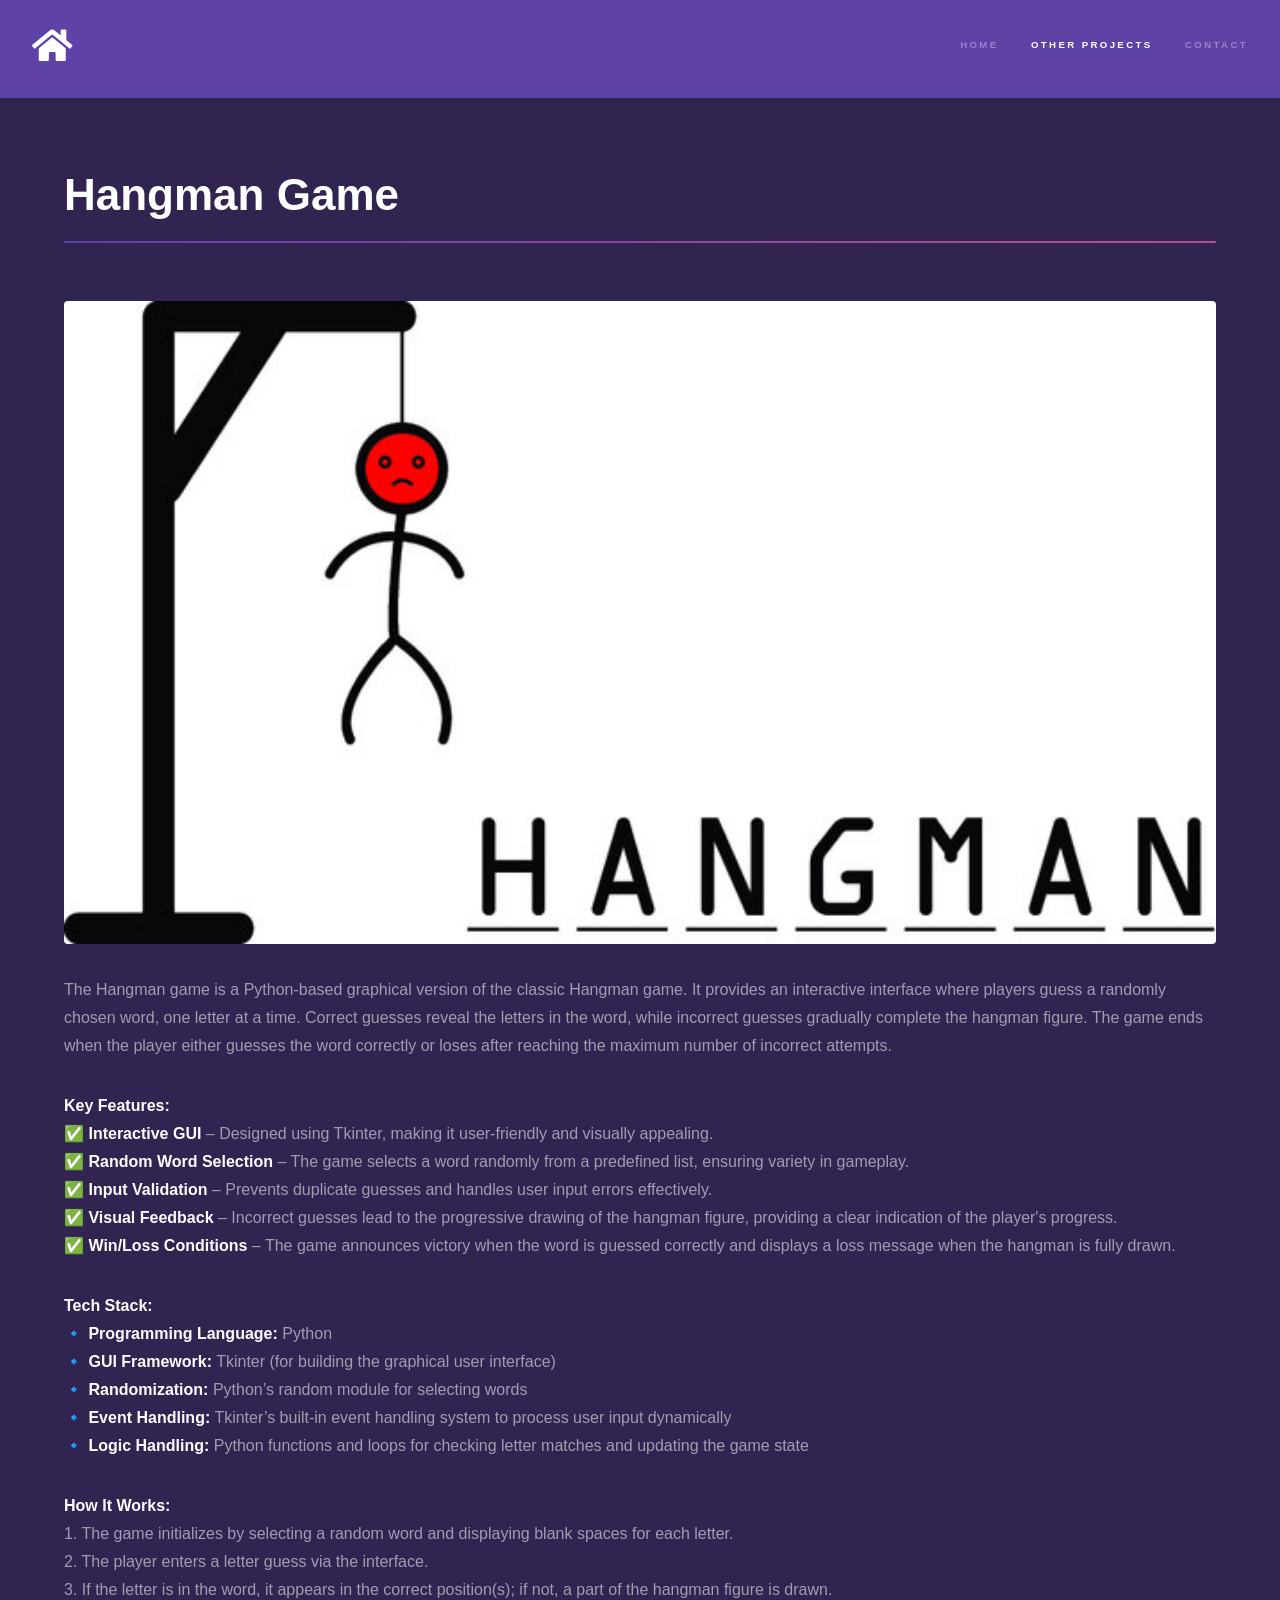
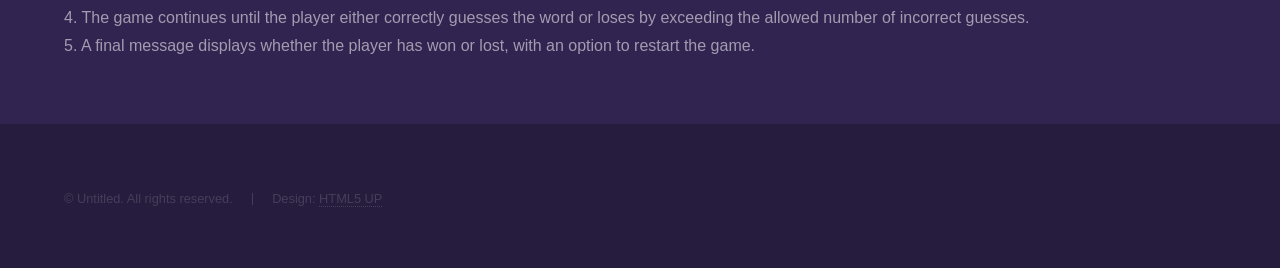
<file: hangmangame.html>
<!DOCTYPE HTML>
<!--
	Hyperspace by HTML5 UP
	html5up.net | @ajlkn
	Free for personal and commercial use under the CCA 3.0 license (html5up.net/license)
-->
<html>
	<head>
		<title>Harshit Sengar PortfolioP</title>
		<meta charset="utf-8" />
		<meta name="viewport" content="width=device-width, initial-scale=1, user-scalable=no" />
		<link rel="stylesheet" href="assets/css/main.css" />
		<noscript><link rel="stylesheet" href="assets/css/noscript.css" /></noscript>
	</head>
	<body class="is-preload">

		<!-- Header -->
			<header id="header">
				<a href="index.html" class="title"><i class="fa fa-home" style="font-size:36px"></i></a>
				<nav>
					<ul>
						<li><a href="index.html">Home</a></li>
						<li><a href="index.html#two" class="active">Other Projects</a></li>
						<li><a href="index.html#three">Contact</a></li>
					</ul>
				</nav>
			</header>


		<!-- Wrapper -->
			<div id="wrapper">

				<!-- Main -->
					<section id="main" class="wrapper">
						<div class="inner">
							<h1 class="major">Hangman Game</h1>
							<span class="image fit"><img src="images/hangmangame.png" alt="" /></span>
							<p>The Hangman game is a Python-based graphical version of the classic Hangman game. 
								It provides an interactive interface where players guess a randomly chosen word, one letter at a time. 
								Correct guesses reveal the letters in the word, while incorrect guesses gradually complete the hangman figure. 
								The game ends when the player either guesses the word correctly or loses after reaching the maximum number of incorrect attempts.</p>
							<p><b>Key Features:</b> <br>
								<b>✅ Interactive GUI</b> – Designed using Tkinter, making it user-friendly and visually appealing. <br>
								<b>✅ Random Word Selection</b> – The game selects a word randomly from a predefined list, ensuring variety in gameplay. <br>
								<b>✅ Input Validation</b> – Prevents duplicate guesses and handles user input errors effectively. <br>
								<b>✅ Visual Feedback</b> – Incorrect guesses lead to the progressive drawing of the hangman figure, providing a clear indication of the player's progress. <br>
								<b>✅ Win/Loss Conditions</b> – The game announces victory when the word is guessed correctly and displays a loss message when the hangman is fully drawn.</p>
							<p><b>Tech Stack:</b> <br>
								<b>🔹 Programming Language:</b> Python <br>
								<b>🔹 GUI Framework:</b> Tkinter (for building the graphical user interface) <br>
								<b>🔹 Randomization:</b> Python’s random module for selecting words <br>
								<b>🔹 Event Handling:</b> Tkinter’s built-in event handling system to process user input dynamically <br>
								<b>🔹 Logic Handling:</b> Python functions and loops for checking letter matches and updating the game state</p>
							<p><b>How It Works:</b> <br>
								1. The game initializes by selecting a random word and displaying blank spaces for each letter. <br>
								2. The player enters a letter guess via the interface. <br>
								3. If the letter is in the word, it appears in the correct position(s); if not, a part of the hangman figure is drawn. <br>
								4. The game continues until the player either correctly guesses the word or loses by exceeding the allowed number of incorrect guesses. <br>
								5. A final message displays whether the player has won or lost, with an option to restart the game.</p>
							</div>
					</section>

			</div>

		<!-- Footer -->
			<footer id="footer" class="wrapper alt">
				<div class="inner">
					<ul class="menu">
						<li>&copy; Untitled. All rights reserved.</li><li>Design: <a href="http://html5up.net">HTML5 UP</a></li>
					</ul>
				</div>
			</footer>

		<!-- Scripts -->
			<script src="assets/js/jquery.min.js"></script>
			<script src="assets/js/jquery.scrollex.min.js"></script>
			<script src="assets/js/jquery.scrolly.min.js"></script>
			<script src="assets/js/browser.min.js"></script>
			<script src="assets/js/breakpoints.min.js"></script>
			<script src="assets/js/util.js"></script>
			<script src="assets/js/main.js"></script>

	</body>
</html>
</file>
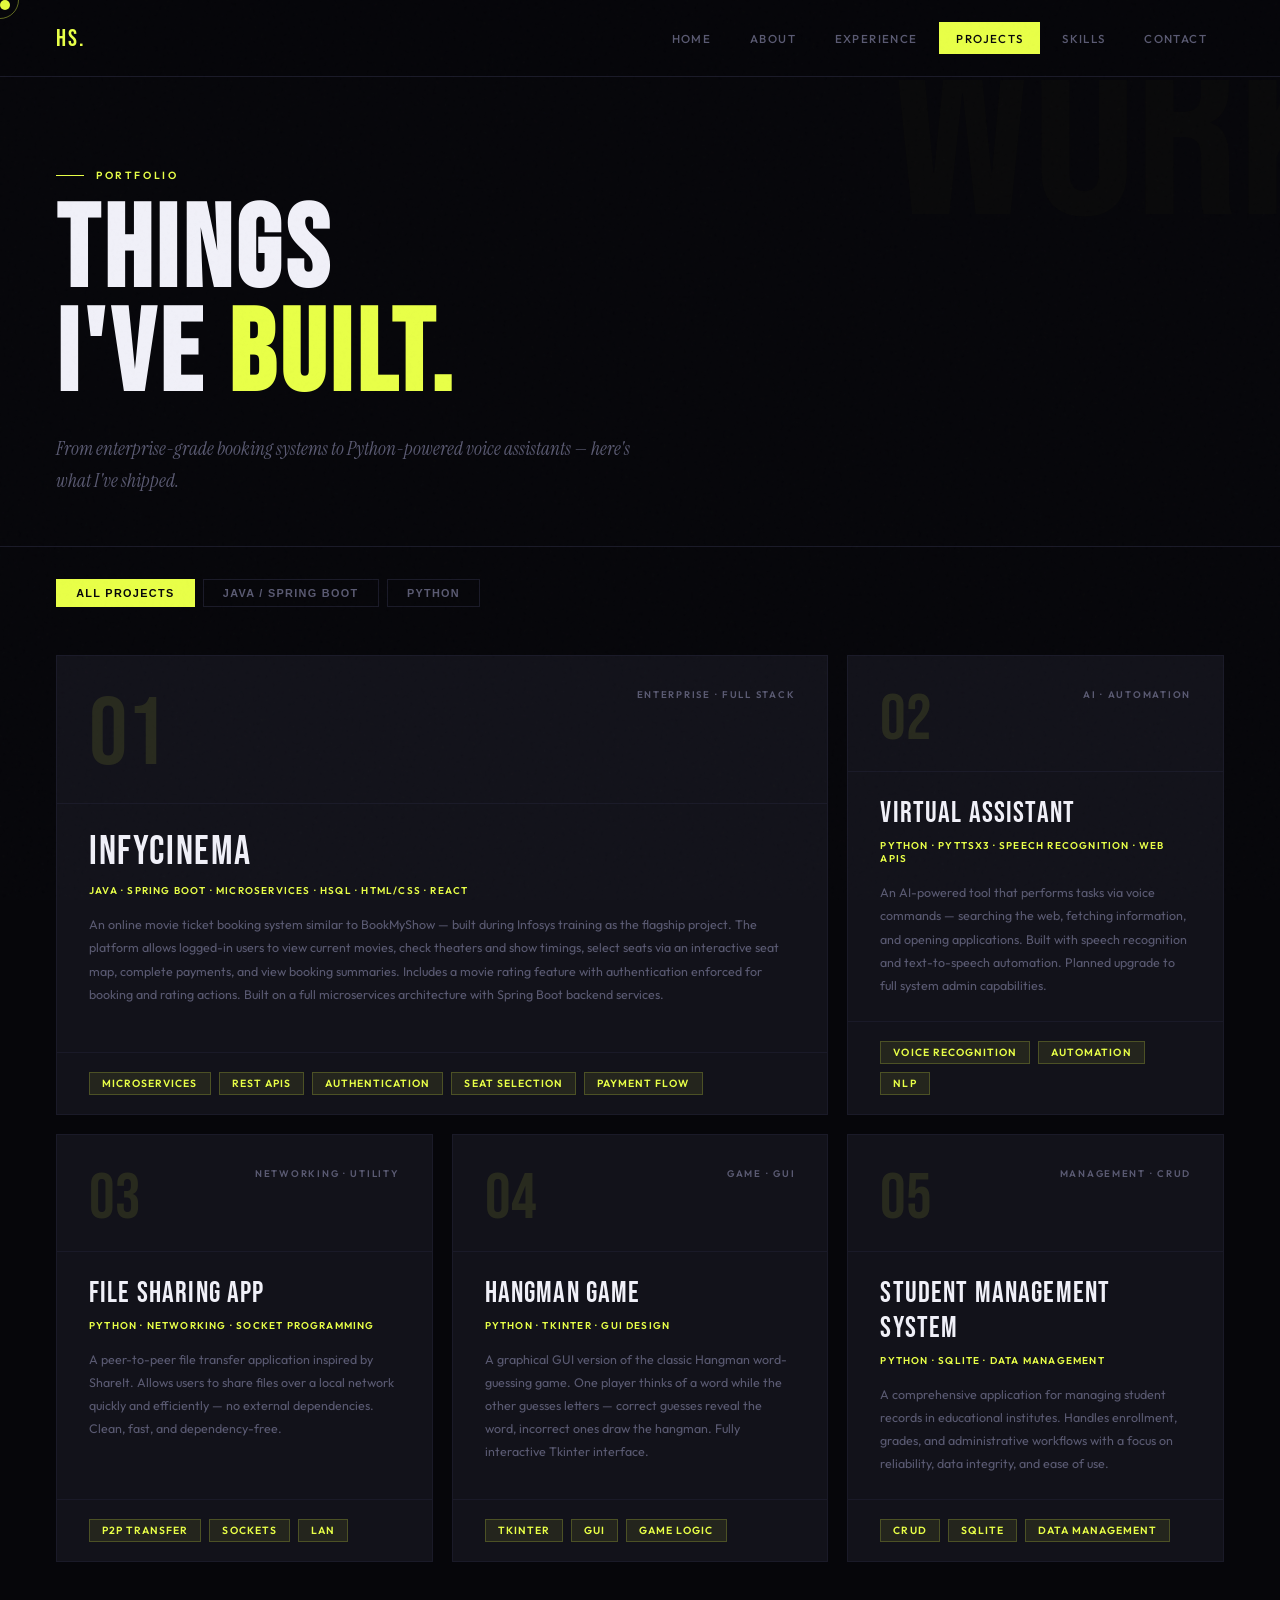
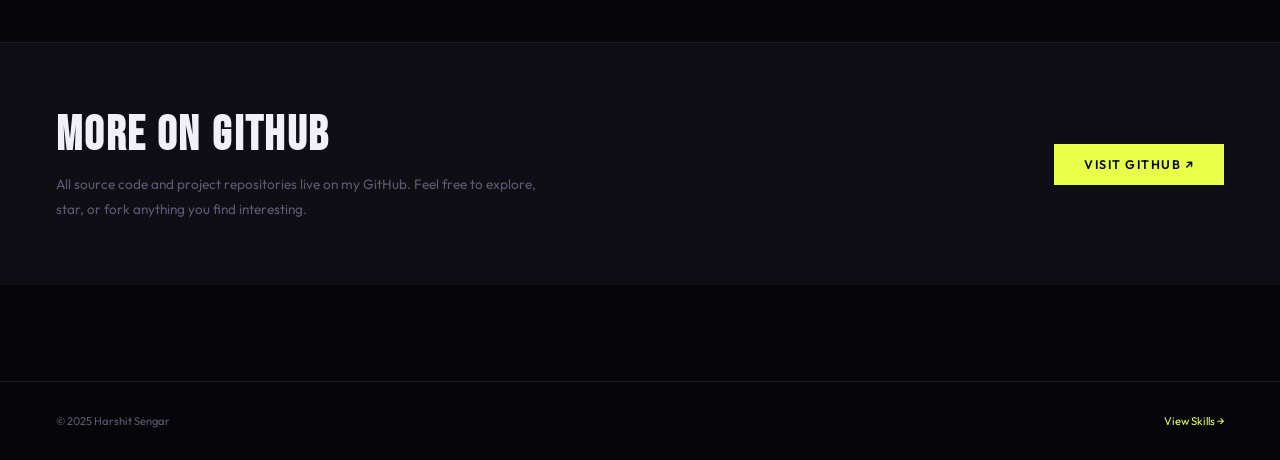
<file: projects.html>
<!DOCTYPE html>
<html lang="en">
<head>
<meta charset="UTF-8">
<meta name="viewport" content="width=device-width, initial-scale=1.0">
<title>Projects — Harshit Sengar</title>
<link rel="stylesheet" href="style.css">
<style>
#proj-hero {
  padding:5rem 3.5rem 3rem;
  border-bottom:1px solid var(--border);
  position:relative; overflow:hidden;
}
.proj-bg-text {
  position:absolute; right:-5%; top:-15%;
  font-family:var(--font-display);
  font-size:20vw; color:rgba(232,255,71,.015);
  line-height:1; pointer-events:none; user-select:none;
}
.page-heading { font-family:var(--font-display); font-size:clamp(4rem,9vw,8rem); line-height:.9; letter-spacing:.04em; margin-bottom:1.5rem; }
.page-heading .accent { color:var(--accent); }
.page-sub { font-family:var(--font-serif); font-style:italic; font-size:1.2rem; color:var(--muted); max-width:600px; line-height:1.7; }

/* FILTER TABS */
.filter-bar {
  display:flex; gap:.5rem; padding:2rem 3.5rem 0;
  flex-wrap:wrap;
}
.filter-btn {
  padding:.45rem 1.2rem;
  font-size:.68rem; font-weight:600;
  letter-spacing:.12em; text-transform:uppercase;
  border:1px solid var(--border);
  background:transparent; color:var(--muted);
  cursor:none; transition:all .25s;
}
.filter-btn:hover, .filter-btn.on {
  border-color:var(--accent); color:var(--accent); background:var(--accent-dim);
}
.filter-btn.on { color:var(--bg); background:var(--accent); border-color:var(--accent); }

/* PROJECTS GRID */
#projects-list { padding:3rem 3.5rem 5rem; }
.projects-grid {
  display:grid;
  grid-template-columns:repeat(3,1fr);
  gap:1.2rem;
}

.proj-card {
  background:var(--card); border:1px solid var(--border);
  display:flex; flex-direction:column;
  transition:all .4s; position:relative; overflow:hidden;
}
.proj-card:hover { border-color:var(--accent-border); transform:translateY(-8px); box-shadow:0 30px 80px rgba(0,0,0,.5); }

.proj-card-header {
  padding:2rem 2rem 1.2rem;
  border-bottom:1px solid var(--border);
  display:flex; justify-content:space-between; align-items:flex-start;
}
.proj-num { font-family:var(--font-display); font-size:4rem; color:rgba(232,255,71,.1); line-height:1; }
.proj-type { font-size:.6rem; font-weight:600; letter-spacing:.18em; text-transform:uppercase; color:var(--muted); }

.proj-card-body { padding:1.5rem 2rem; flex:1; display:flex; flex-direction:column; }
.proj-title { font-family:var(--font-display); font-size:1.8rem; letter-spacing:.04em; margin-bottom:.5rem; }
.proj-tech { font-size:.62rem; color:var(--accent); letter-spacing:.12em; text-transform:uppercase; margin-bottom:1rem; font-weight:600; }
.proj-desc { font-size:.78rem; color:var(--muted); line-height:1.85; flex:1; }

.proj-card-footer {
  padding:1.2rem 2rem;
  border-top:1px solid var(--border);
  display:flex; gap:.5rem; flex-wrap:wrap;
}

/* FEATURED (big card) */
.proj-card.featured {
  grid-column:span 2;
}
.proj-card.featured .proj-num { font-size:6rem; }
.proj-card.featured .proj-title { font-size:2.5rem; }

.proj-card::after {
  content:''; position:absolute; bottom:0; left:0;
  width:0; height:3px; background:var(--accent);
  transition:width .5s cubic-bezier(.16,1,.3,1);
}
.proj-card:hover::after { width:100%; }

/* GitHub CTA */
#github-cta {
  padding:4rem 3.5rem;
  background:var(--surface);
  border-top:1px solid var(--border);
  display:flex; align-items:center; justify-content:space-between; gap:3rem;
}
.gh-text h2 { font-family:var(--font-display); font-size:3rem; letter-spacing:.05em; margin-bottom:.5rem; }
.gh-text p { font-size:.85rem; color:var(--muted); max-width:480px; line-height:1.8; }

@media(max-width:900px){
  #proj-hero,#projects-list,#github-cta { padding:3rem 1.5rem; }
  .filter-bar { padding:1.5rem 1.5rem 0; }
  .projects-grid { grid-template-columns:1fr; }
  .proj-card.featured { grid-column:span 1; }
  #github-cta { flex-direction:column; }
}
</style>
</head>
<body>
<div id="cur"></div><div id="cur-ring"></div>
<nav>
  <a href="index.html" class="nav-logo">HS.</a>
  <ul class="nav-links">
    <li><a href="index.html">Home</a></li>
    <li><a href="about.html">About</a></li>
    <li><a href="experience.html">Experience</a></li>
    <li><a href="projects.html">Projects</a></li>
    <li><a href="skills.html">Skills</a></li>
    <li><a href="contact.html">Contact</a></li>
  </ul>
</nav>

<div class="page page-fade">

  <section id="proj-hero">
    <div class="proj-bg-text">WORK</div>
    <div class="label reveal">Portfolio</div>
    <h1 class="page-heading reveal reveal-d1">THINGS<br>I'VE <span class="accent">BUILT.</span></h1>
    <p class="page-sub reveal reveal-d2">From enterprise-grade booking systems to Python-powered voice assistants — here's what I've shipped.</p>
  </section>

  <div class="filter-bar reveal">
    <button class="filter-btn on" data-filter="all">All Projects</button>
    <button class="filter-btn" data-filter="java">Java / Spring Boot</button>
    <button class="filter-btn" data-filter="python">Python</button>
  </div>

  <section id="projects-list">
    <div class="projects-grid">

      <!-- InfyCinema - FEATURED -->
      <div class="proj-card featured reveal" data-cat="java">
        <div class="proj-card-header">
          <div class="proj-num">01</div>
          <div class="proj-type">Enterprise · Full Stack</div>
        </div>
        <div class="proj-card-body">
          <div class="proj-title">InfyCinema</div>
          <div class="proj-tech">Java · Spring Boot · Microservices · HSQL · HTML/CSS · React</div>
          <p class="proj-desc">
            An online movie ticket booking system similar to BookMyShow — built during Infosys training as the flagship project. The platform allows logged-in users to view current movies, check theaters and show timings, select seats via an interactive seat map, complete payments, and view booking summaries. Includes a movie rating feature with authentication enforced for booking and rating actions. Built on a full microservices architecture with Spring Boot backend services.
          </p>
        </div>
        <div class="proj-card-footer">
          <span class="tag">Microservices</span>
          <span class="tag">REST APIs</span>
          <span class="tag">Authentication</span>
          <span class="tag">Seat Selection</span>
          <span class="tag">Payment Flow</span>
        </div>
      </div>

      <!-- Virtual Assistant -->
      <div class="proj-card reveal reveal-d1" data-cat="python">
        <div class="proj-card-header">
          <div class="proj-num">02</div>
          <div class="proj-type">AI · Automation</div>
        </div>
        <div class="proj-card-body">
          <div class="proj-title">Virtual Assistant</div>
          <div class="proj-tech">Python · Pyttsx3 · Speech Recognition · Web APIs</div>
          <p class="proj-desc">An AI-powered tool that performs tasks via voice commands — searching the web, fetching information, and opening applications. Built with speech recognition and text-to-speech automation. Planned upgrade to full system admin capabilities.</p>
        </div>
        <div class="proj-card-footer">
          <span class="tag">Voice Recognition</span>
          <span class="tag">Automation</span>
          <span class="tag">NLP</span>
        </div>
      </div>

      <!-- File Sharing -->
      <div class="proj-card reveal" data-cat="python">
        <div class="proj-card-header">
          <div class="proj-num">03</div>
          <div class="proj-type">Networking · Utility</div>
        </div>
        <div class="proj-card-body">
          <div class="proj-title">File Sharing App</div>
          <div class="proj-tech">Python · Networking · Socket Programming</div>
          <p class="proj-desc">A peer-to-peer file transfer application inspired by ShareIt. Allows users to share files over a local network quickly and efficiently — no external dependencies. Clean, fast, and dependency-free.</p>
        </div>
        <div class="proj-card-footer">
          <span class="tag">P2P Transfer</span>
          <span class="tag">Sockets</span>
          <span class="tag">LAN</span>
        </div>
      </div>

      <!-- Hangman -->
      <div class="proj-card reveal reveal-d1" data-cat="python">
        <div class="proj-card-header">
          <div class="proj-num">04</div>
          <div class="proj-type">Game · GUI</div>
        </div>
        <div class="proj-card-body">
          <div class="proj-title">Hangman Game</div>
          <div class="proj-tech">Python · Tkinter · GUI Design</div>
          <p class="proj-desc">A graphical GUI version of the classic Hangman word-guessing game. One player thinks of a word while the other guesses letters — correct guesses reveal the word, incorrect ones draw the hangman. Fully interactive Tkinter interface.</p>
        </div>
        <div class="proj-card-footer">
          <span class="tag">Tkinter</span>
          <span class="tag">GUI</span>
          <span class="tag">Game Logic</span>
        </div>
      </div>

      <!-- Student Management -->
      <div class="proj-card reveal reveal-d2" data-cat="python">
        <div class="proj-card-header">
          <div class="proj-num">05</div>
          <div class="proj-type">Management · CRUD</div>
        </div>
        <div class="proj-card-body">
          <div class="proj-title">Student Management System</div>
          <div class="proj-tech">Python · SQLite · Data Management</div>
          <p class="proj-desc">A comprehensive application for managing student records in educational institutes. Handles enrollment, grades, and administrative workflows with a focus on reliability, data integrity, and ease of use.</p>
        </div>
        <div class="proj-card-footer">
          <span class="tag">CRUD</span>
          <span class="tag">SQLite</span>
          <span class="tag">Data Management</span>
        </div>
      </div>

    </div>
  </section>

  <!-- GitHub CTA -->
  <div id="github-cta" class="reveal">
    <div class="gh-text">
      <h2>MORE ON GITHUB</h2>
      <p>All source code and project repositories live on my GitHub. Feel free to explore, star, or fork anything you find interesting.</p>
    </div>
    <a href="https://github.com/Harshitsengar1202" target="_blank" class="btn btn-solid"><span>Visit GitHub ↗</span></a>
  </div>

  <footer>
    <span>© 2025 Harshit Sengar</span>
    <span><a href="skills.html">View Skills →</a></span>
  </footer>
</div>

<script src="main.js"></script>
<script>
// Filter logic
document.querySelectorAll('.filter-btn').forEach(btn => {
  btn.addEventListener('click', () => {
    document.querySelectorAll('.filter-btn').forEach(b => b.classList.remove('on'));
    btn.classList.add('on');
    const f = btn.dataset.filter;
    document.querySelectorAll('.proj-card').forEach(card => {
      const show = f === 'all' || card.dataset.cat === f;
      card.style.display = show ? 'flex' : 'none';
    });
  });
});
</script>
</body>
</html>
</file>
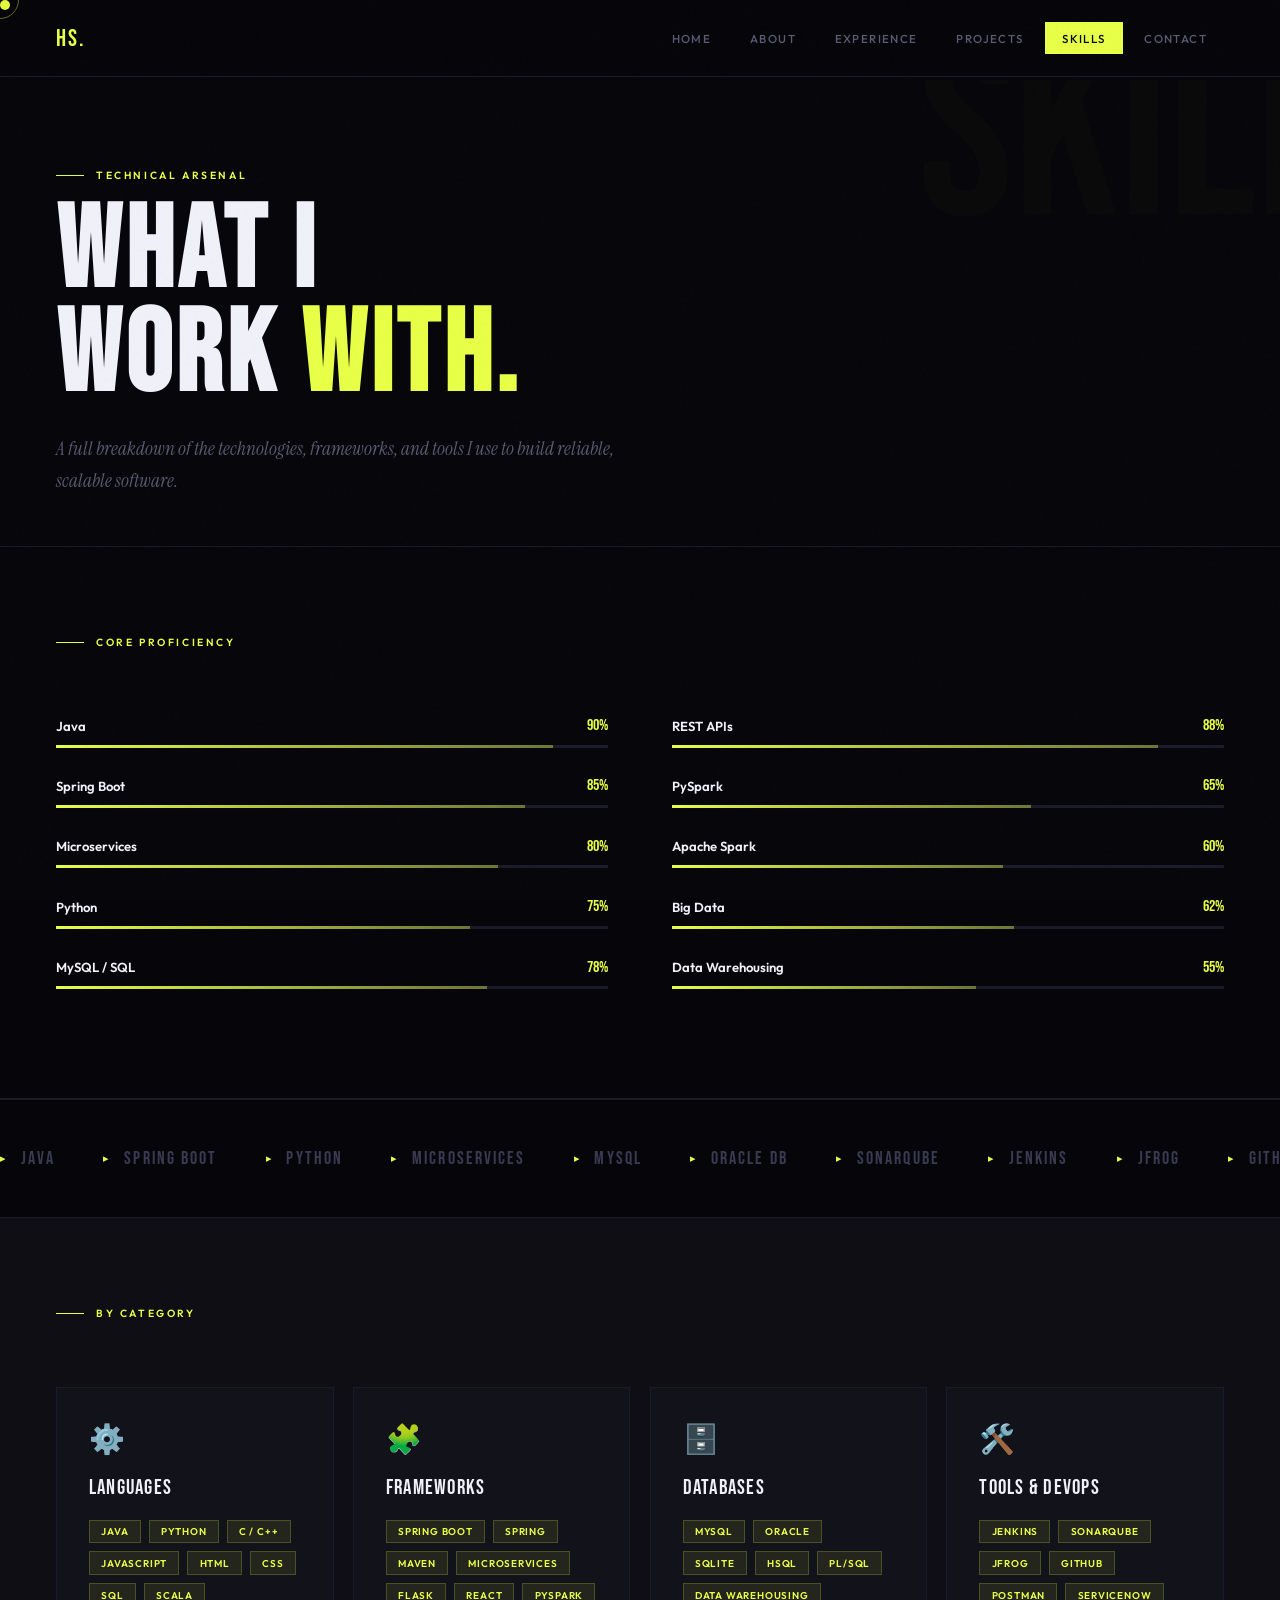
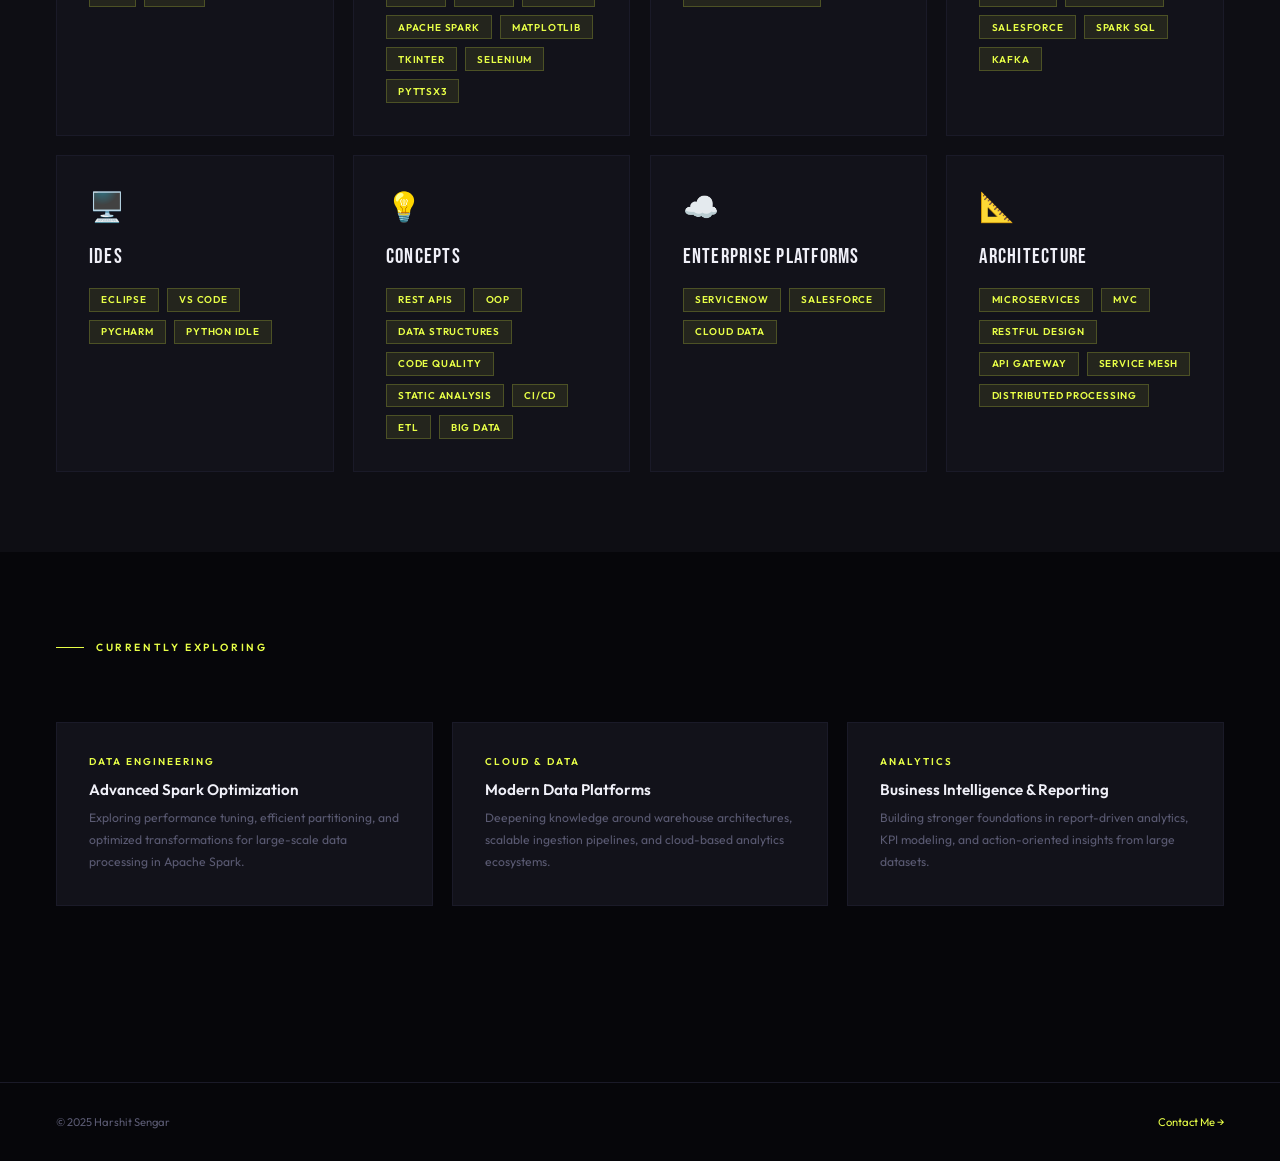
<file: skills.html>
<!DOCTYPE html>
<html lang="en">
<head>
<meta charset="UTF-8">
<meta name="viewport" content="width=device-width, initial-scale=1.0">
<title>Skills — Harshit Sengar</title>
<link rel="stylesheet" href="style.css">
<style>
#skills-hero {
  padding: 5rem 3.5rem 3rem;
  border-bottom: 1px solid var(--border);
  position: relative; overflow: hidden;
}
.bg-text {
  position: absolute; right: -5%; top: -15%;
  font-family: var(--font-display);
  font-size: 20vw; color: rgba(232,255,71,.015);
  line-height: 1; pointer-events: none; user-select: none;
}
.page-heading { font-family: var(--font-display); font-size: clamp(4rem,9vw,8rem); line-height: .9; letter-spacing: .04em; margin-bottom: 1.5rem; }
.page-heading .accent { color: var(--accent); }
.page-sub { font-family: var(--font-serif); font-style: italic; font-size: 1.2rem; color: var(--muted); max-width: 600px; line-height: 1.7; }

/* PROFICIENCY BARS */
#proficiency { padding: 5rem 3.5rem; border-bottom: 1px solid var(--border); }
.prof-grid { display: grid; grid-template-columns: 1fr 1fr; gap: 4rem; margin-top: 3rem; }
.prof-item { margin-bottom: 1.8rem; }
.prof-header { display: flex; justify-content: space-between; align-items: center; margin-bottom: .6rem; }
.prof-name { font-size: .82rem; font-weight: 600; }
.prof-pct { font-family: var(--font-display); font-size: 1rem; color: var(--accent); }
.prof-bar { height: 3px; background: var(--border); position: relative; overflow: hidden; }
.prof-fill {
  position: absolute; top: 0; left: 0; height: 100%;
  background: linear-gradient(90deg, var(--accent), rgba(232,255,71,.4));
  width: 0;
  transition: width 1.2s cubic-bezier(.16,1,.3,1);
}
.prof-fill.animate { width: var(--w); }

/* SKILL CATEGORIES */
#categories { padding: 5rem 3.5rem; background: var(--surface); }
.cat-grid { display: grid; grid-template-columns: repeat(4, 1fr); gap: 1.2rem; margin-top: 3rem; }
.cat-card {
  background: var(--card); border: 1px solid var(--border);
  padding: 2rem; position: relative; overflow: hidden;
  transition: all .35s;
}
.cat-card:hover { border-color: var(--accent-border); transform: translateY(-6px); }
.cat-card::after { content: ''; position: absolute; bottom: 0; left: 0; width: 0; height: 2px; background: var(--accent); transition: width .4s; }
.cat-card:hover::after { width: 100%; }
.cat-icon { font-size: 1.8rem; margin-bottom: 1.2rem; }
.cat-title {
  font-family: var(--font-display); font-size: 1.3rem; letter-spacing: .06em;
  margin-bottom: 1.2rem; color: var(--text);
}
.tag-cloud { display: flex; flex-wrap: wrap; gap: .5rem; }
.stag {
  padding: .28rem .7rem;
  font-size: .62rem; font-weight: 600;
  letter-spacing: .08em; text-transform: uppercase;
  border: 1px solid var(--accent-border);
  color: var(--accent); background: var(--accent-dim);
  transition: all .2s;
}
.stag:hover { background: var(--accent); color: var(--bg); }

/* TOOLS MARQUEE */
#tools-strip {
  padding: 3rem 0;
  border-top: 1px solid var(--border);
  border-bottom: 1px solid var(--border);
  overflow: hidden;
}
.marquee-track {
  display: flex; gap: 3rem;
  animation: marquee 28s linear infinite;
  white-space: nowrap;
}
.marquee-item {
  display: flex; align-items: center; gap: .8rem;
  font-family: var(--font-display); font-size: 1.1rem;
  letter-spacing: .12em; color: var(--muted2);
  flex-shrink: 0;
}
.marquee-item span { color: var(--accent); font-size: .7rem; }
@keyframes marquee { from { transform: translateX(0); } to { transform: translateX(-50%); } }

/* LEARNING */
#learning { padding: 5rem 3.5rem; }
.learn-grid { display: grid; grid-template-columns: repeat(3,1fr); gap: 1.2rem; margin-top: 3rem; }
.learn-card {
  background: var(--card); border: 1px solid var(--border);
  padding: 2rem; transition: all .3s;
}
.learn-card:hover { border-color: var(--accent-border); }
.learn-label { font-size: .62rem; font-weight: 600; letter-spacing: .2em; text-transform: uppercase; color: var(--accent); margin-bottom: .8rem; }
.learn-title { font-size: .95rem; font-weight: 600; margin-bottom: .5rem; }
.learn-desc { font-size: .76rem; color: var(--muted); line-height: 1.8; }

@media(max-width:900px){
  #skills-hero, #proficiency, #categories, #learning { padding: 3rem 1.5rem; }
  .prof-grid { grid-template-columns: 1fr; gap: 2rem; }
  .cat-grid { grid-template-columns: 1fr 1fr; }
  .learn-grid { grid-template-columns: 1fr; }
}
@media(max-width:560px){
  .cat-grid { grid-template-columns: 1fr; }
}
</style>
</head>
<body>
<div id="cur"></div><div id="cur-ring"></div>
<nav>
  <a href="index.html" class="nav-logo">HS.</a>
  <ul class="nav-links">
    <li><a href="index.html">Home</a></li>
    <li><a href="about.html">About</a></li>
    <li><a href="experience.html">Experience</a></li>
    <li><a href="projects.html">Projects</a></li>
    <li><a href="skills.html">Skills</a></li>
    <li><a href="contact.html">Contact</a></li>
  </ul>
</nav>

<div class="page page-fade">

  <!-- HERO -->
  <section id="skills-hero">
    <div class="bg-text">SKILL</div>
    <div class="label reveal">Technical Arsenal</div>
    <h1 class="page-heading reveal reveal-d1">WHAT I<br>WORK <span class="accent">WITH.</span></h1>
    <p class="page-sub reveal reveal-d2">A full breakdown of the technologies, frameworks, and tools I use to build reliable, scalable software.</p>
  </section>

  <!-- PROFICIENCY BARS -->
  <section id="proficiency">
    <div class="label reveal">Core Proficiency</div>
    <div class="prof-grid">
      <div class="reveal">
        <div class="prof-item">
          <div class="prof-header"><span class="prof-name">Java</span><span class="prof-pct">90%</span></div>
          <div class="prof-bar"><div class="prof-fill" style="--w:90%"></div></div>
        </div>
        <div class="prof-item">
          <div class="prof-header"><span class="prof-name">Spring Boot</span><span class="prof-pct">85%</span></div>
          <div class="prof-bar"><div class="prof-fill" style="--w:85%"></div></div>
        </div>
        <div class="prof-item">
          <div class="prof-header"><span class="prof-name">Microservices</span><span class="prof-pct">80%</span></div>
          <div class="prof-bar"><div class="prof-fill" style="--w:80%"></div></div>
        </div>
        <div class="prof-item">
          <div class="prof-header"><span class="prof-name">Python</span><span class="prof-pct">75%</span></div>
          <div class="prof-bar"><div class="prof-fill" style="--w:75%"></div></div>
        </div>
        <div class="prof-item">
          <div class="prof-header"><span class="prof-name">MySQL / SQL</span><span class="prof-pct">78%</span></div>
          <div class="prof-bar"><div class="prof-fill" style="--w:78%"></div></div>
        </div>
      </div>
      <div class="reveal reveal-d2">
        <div class="prof-item">
          <div class="prof-header"><span class="prof-name">REST APIs</span><span class="prof-pct">88%</span></div>
          <div class="prof-bar"><div class="prof-fill" style="--w:88%"></div></div>
        </div>
        <div class="prof-item">
          <div class="prof-header"><span class="prof-name">PySpark</span><span class="prof-pct">65%</span></div>
          <div class="prof-bar"><div class="prof-fill" style="--w:65%"></div></div>
        </div>
        <div class="prof-item">
          <div class="prof-header"><span class="prof-name">Apache Spark</span><span class="prof-pct">60%</span></div>
          <div class="prof-bar"><div class="prof-fill" style="--w:60%"></div></div>
        </div>
        <div class="prof-item">
          <div class="prof-header"><span class="prof-name">Big Data</span><span class="prof-pct">62%</span></div>
          <div class="prof-bar"><div class="prof-fill" style="--w:62%"></div></div>
        </div>
        <div class="prof-item">
          <div class="prof-header"><span class="prof-name">Data Warehousing</span><span class="prof-pct">55%</span></div>
          <div class="prof-bar"><div class="prof-fill" style="--w:55%"></div></div>
        </div>
      </div>
    </div>
  </section>

  <!-- TOOLS MARQUEE -->
  <div id="tools-strip">
    <div class="marquee-track">
      <div class="marquee-item"><span>▸</span> Java</div>
      <div class="marquee-item"><span>▸</span> Spring Boot</div>
      <div class="marquee-item"><span>▸</span> Python</div>
      <div class="marquee-item"><span>▸</span> Microservices</div>
      <div class="marquee-item"><span>▸</span> MySQL</div>
      <div class="marquee-item"><span>▸</span> Oracle DB</div>
      <div class="marquee-item"><span>▸</span> SonarQube</div>
      <div class="marquee-item"><span>▸</span> Jenkins</div>
      <div class="marquee-item"><span>▸</span> JFrog</div>
      <div class="marquee-item"><span>▸</span> GitHub</div>
      <div class="marquee-item"><span>▸</span> Postman</div>
      <div class="marquee-item"><span>▸</span> Flask</div>
      <div class="marquee-item"><span>▸</span> Tkinter</div>
      <div class="marquee-item"><span>▸</span> Selenium</div>
      <div class="marquee-item"><span>▸</span> PySpark</div>
      <div class="marquee-item"><span>▸</span> Big Data</div>
      <div class="marquee-item"><span>▸</span> Apache Spark</div>
      <div class="marquee-item"><span>▸</span> Data Warehousing</div>
      <div class="marquee-item"><span>▸</span> Kafka</div>
      <!-- duplicate -->
      <div class="marquee-item"><span>▸</span> Java</div>
      <div class="marquee-item"><span>▸</span> Spring Boot</div>
      <div class="marquee-item"><span>▸</span> Python</div>
      <div class="marquee-item"><span>▸</span> Microservices</div>
      <div class="marquee-item"><span>▸</span> MySQL</div>
      <div class="marquee-item"><span>▸</span> Oracle DB</div>
      <div class="marquee-item"><span>▸</span> SonarQube</div>
      <div class="marquee-item"><span>▸</span> Jenkins</div>
      <div class="marquee-item"><span>▸</span> JFrog</div>
      <div class="marquee-item"><span>▸</span> GitHub</div>
      <div class="marquee-item"><span>▸</span> Postman</div>
      <div class="marquee-item"><span>▸</span> Flask</div>
      <div class="marquee-item"><span>▸</span> Tkinter</div>
      <div class="marquee-item"><span>▸</span> Selenium</div>
      <div class="marquee-item"><span>▸</span> PySpark</div>
      <div class="marquee-item"><span>▸</span> Big Data</div>
      <div class="marquee-item"><span>▸</span> Apache Spark</div>
      <div class="marquee-item"><span>▸</span> Data Warehousing</div>
      <div class="marquee-item"><span>▸</span> Kafka</div>
    </div>
  </div>

  <!-- CATEGORIES -->
  <section id="categories">
    <div class="label reveal">By Category</div>
    <div class="cat-grid">
      <div class="cat-card reveal">
        <div class="cat-icon">⚙️</div>
        <div class="cat-title">Languages</div>
        <div class="tag-cloud">
          <span class="stag">Java</span>
          <span class="stag">Python</span>
          <span class="stag">C / C++</span>
          <span class="stag">JavaScript</span>
          <span class="stag">HTML</span>
          <span class="stag">CSS</span>
          <span class="stag">SQL</span>
          <span class="stag">Scala</span>
        </div>
      </div>
      <div class="cat-card reveal reveal-d1">
        <div class="cat-icon">🧩</div>
        <div class="cat-title">Frameworks</div>
        <div class="tag-cloud">
          <span class="stag">Spring Boot</span>
          <span class="stag">Spring</span>
          <span class="stag">Maven</span>
          <span class="stag">Microservices</span>
          <span class="stag">Flask</span>
          <span class="stag">React</span>
          <span class="stag">PySpark</span>
          <span class="stag">Apache Spark</span>
          <span class="stag">Matplotlib</span>
          <span class="stag">Tkinter</span>
          <span class="stag">Selenium</span>
          <span class="stag">Pyttsx3</span>
        </div>
      </div>
      <div class="cat-card reveal reveal-d2">
        <div class="cat-icon">🗄️</div>
        <div class="cat-title">Databases</div>
        <div class="tag-cloud">
          <span class="stag">MySQL</span>
          <span class="stag">Oracle</span>
          <span class="stag">SQLite</span>
          <span class="stag">HSQL</span>
          <span class="stag">PL/SQL</span>
          <span class="stag">Data Warehousing</span>
        </div>
      </div>
      <div class="cat-card reveal reveal-d3">
        <div class="cat-icon">🛠️</div>
        <div class="cat-title">Tools &amp; DevOps</div>
        <div class="tag-cloud">
          <span class="stag">Jenkins</span>
          <span class="stag">SonarQube</span>
          <span class="stag">JFrog</span>
          <span class="stag">GitHub</span>
          <span class="stag">Postman</span>
          <span class="stag">ServiceNow</span>
          <span class="stag">Salesforce</span>
          <span class="stag">Spark SQL</span>
          <span class="stag">Kafka</span>
        </div>
      </div>
      <div class="cat-card reveal">
        <div class="cat-icon">🖥️</div>
        <div class="cat-title">IDEs</div>
        <div class="tag-cloud">
          <span class="stag">Eclipse</span>
          <span class="stag">VS Code</span>
          <span class="stag">PyCharm</span>
          <span class="stag">Python IDLE</span>
        </div>
      </div>
      <div class="cat-card reveal reveal-d1">
        <div class="cat-icon">💡</div>
        <div class="cat-title">Concepts</div>
        <div class="tag-cloud">
          <span class="stag">REST APIs</span>
          <span class="stag">OOP</span>
          <span class="stag">Data Structures</span>
          <span class="stag">Code Quality</span>
          <span class="stag">Static Analysis</span>
          <span class="stag">CI/CD</span>
          <span class="stag">ETL</span>
          <span class="stag">Big Data</span>
        </div>
      </div>
      <div class="cat-card reveal reveal-d2">
        <div class="cat-icon">☁️</div>
        <div class="cat-title">Enterprise Platforms</div>
        <div class="tag-cloud">
          <span class="stag">ServiceNow</span>
          <span class="stag">Salesforce</span>
          <span class="stag">Cloud Data</span>
        </div>
      </div>
      <div class="cat-card reveal reveal-d3">
        <div class="cat-icon">📐</div>
        <div class="cat-title">Architecture</div>
        <div class="tag-cloud">
          <span class="stag">Microservices</span>
          <span class="stag">MVC</span>
          <span class="stag">RESTful Design</span>
          <span class="stag">API Gateway</span>
          <span class="stag">Service Mesh</span>
          <span class="stag">Distributed Processing</span>
        </div>
      </div>
    </div>
  </section>

  <!-- CURRENTLY LEARNING -->
  <section id="learning">
    <div class="label reveal">Currently Exploring</div>
    <div class="learn-grid">
      <div class="learn-card reveal">
        <div class="learn-label">Data Engineering</div>
        <div class="learn-title">Advanced Spark Optimization</div>
        <div class="learn-desc">Exploring performance tuning, efficient partitioning, and optimized transformations for large-scale data processing in Apache Spark.</div>
      </div>
      <div class="learn-card reveal reveal-d1">
        <div class="learn-label">Cloud & Data</div>
        <div class="learn-title">Modern Data Platforms</div>
        <div class="learn-desc">Deepening knowledge around warehouse architectures, scalable ingestion pipelines, and cloud-based analytics ecosystems.</div>
      </div>
      <div class="learn-card reveal reveal-d2">
        <div class="learn-label">Analytics</div>
        <div class="learn-title">Business Intelligence & Reporting</div>
        <div class="learn-desc">Building stronger foundations in report-driven analytics, KPI modeling, and action-oriented insights from large datasets.</div>
      </div>
    </div>
  </section>

  <footer>
    <span>© 2025 Harshit Sengar</span>
    <span><a href="contact.html">Contact Me →</a></span>
  </footer>
</div>

<script src="main.js"></script>
<script>
// Animate proficiency bars on scroll
const fills = document.querySelectorAll('.prof-fill');
const barObserver = new IntersectionObserver(entries => {
  entries.forEach(e => {
    if (e.isIntersecting) { e.target.classList.add('animate'); barObserver.unobserve(e.target); }
  });
}, { threshold: 0.3 });
fills.forEach(f => barObserver.observe(f));
</script>
</body>
</html>
</file>
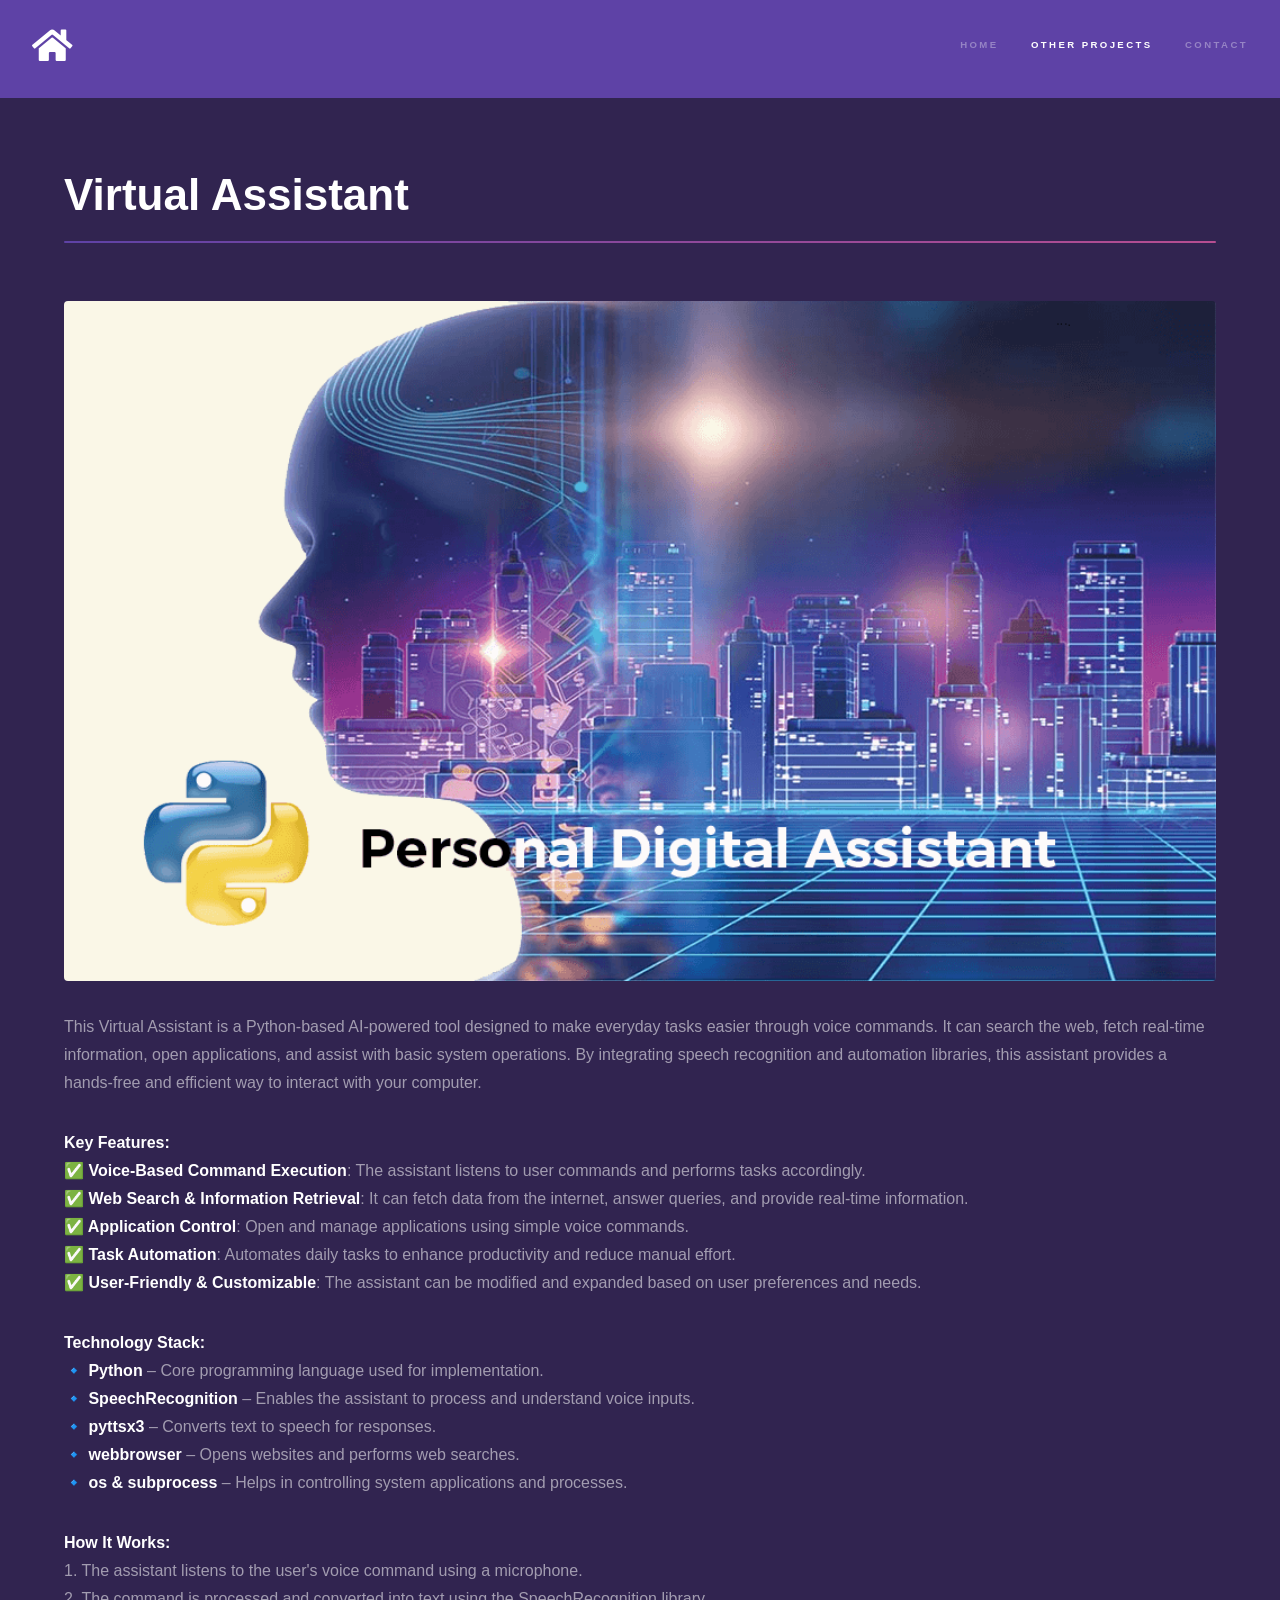
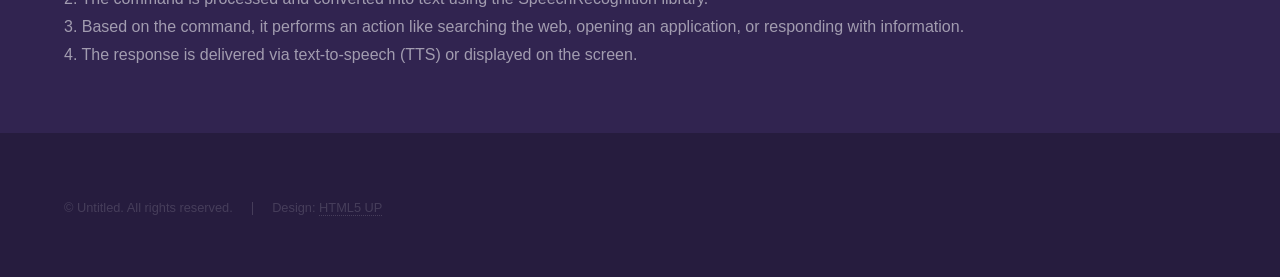
<file: virtualassistant.html>
<!DOCTYPE HTML>
<!--
	Hyperspace by HTML5 UP
	html5up.net | @ajlkn
	Free for personal and commercial use under the CCA 3.0 license (html5up.net/license)
-->
<html>
	<head>
		<title>Harshit Sengar Portfolio</title>
		<meta charset="utf-8" />
		<meta name="viewport" content="width=device-width, initial-scale=1, user-scalable=no" />
		<link rel="stylesheet" href="assets/css/main.css" />
		<noscript><link rel="stylesheet" href="assets/css/noscript.css" /></noscript>
	</head>
	<body class="is-preload">

		<!-- Header -->
			<header id="header">
				<a href="index.html" class="title"><i class="fa fa-home" style="font-size:36px"></i></a>
				<nav>
					<ul>
						<li><a href="index.html">Home</a></li>
						<li><a href="index.html#two" class="active">Other Projects</a></li>
						<li><a href="index.html#three">Contact</a></li>
					</ul>
				</nav>
			</header>

		<!-- Wrapper -->
			<div id="wrapper">

				<!-- Main -->
					<section id="main" class="wrapper">
						<div class="inner">
							<h1 class="major">Virtual Assistant</h1>
							<span class="image fit"><img src="images/virtualassistant.png" alt="" /></span>
							<p>This Virtual Assistant is a Python-based AI-powered tool designed to make everyday tasks easier through voice commands. 
								It can search the web, fetch real-time information, open applications, and assist with basic system operations. 
								By integrating speech recognition and automation libraries, this assistant provides a hands-free and efficient way to interact with your computer.</p>
							<p><b>Key Features: </b><br>
								<b>✅ Voice-Based Command Execution</b>: The assistant listens to user commands and performs tasks accordingly. <br>
								<b>✅ Web Search & Information Retrieval</b>: It can fetch data from the internet, answer queries, and provide real-time information. <br>
								<b>✅ Application Control</b>: Open and manage applications using simple voice commands. <br>
								<b>✅ Task Automation</b>: Automates daily tasks to enhance productivity and reduce manual effort. <br>
								<b>✅ User-Friendly & Customizable</b>: The assistant can be modified and expanded based on user preferences and needs.</p>
							<p> <b>Technology Stack: </b> <br>
								<b>🔹 Python </b> – Core programming language used for implementation. <br>
								<b>🔹 SpeechRecognition </b> – Enables the assistant to process and understand voice inputs. <br>
								<b>🔹 pyttsx3</b> – Converts text to speech for responses. <br>
								<b>🔹 webbrowser</b> – Opens websites and performs web searches. <br>
								<b>🔹 os & subprocess</b> – Helps in controlling system applications and processes.</p>
							<p><b> How It Works:</b> <br>
								1. The assistant listens to the user's voice command using a microphone. <br>
								
								2. The command is processed and converted into text using the SpeechRecognition library. <br>
								
								3. Based on the command, it performs an action like searching the web, opening an application, or responding with information. <br>
								
								4. The response is delivered via text-to-speech (TTS) or displayed on the screen.</p>
							</div>
					</section>

			</div>

		<!-- Footer -->
			<footer id="footer" class="wrapper alt">
				<div class="inner">
					<ul class="menu">
						<li>&copy; Untitled. All rights reserved.</li><li>Design: <a href="http://html5up.net">HTML5 UP</a></li>
					</ul>
				</div>
			</footer>

		<!-- Scripts -->
			<script src="assets/js/jquery.min.js"></script>
			<script src="assets/js/jquery.scrollex.min.js"></script>
			<script src="assets/js/jquery.scrolly.min.js"></script>
			<script src="assets/js/browser.min.js"></script>
			<script src="assets/js/breakpoints.min.js"></script>
			<script src="assets/js/util.js"></script>
			<script src="assets/js/main.js"></script>

	</body>
</html>
</file>
<file: style.css>
@import url('https://fonts.googleapis.com/css2?family=Bebas+Neue&family=Outfit:wght@300;400;500;600&family=Instrument+Serif:ital@0;1&display=swap');

:root {
  --bg: #06060a;
  --surface: #0e0e14;
  --card: #12121a;
  --accent: #e8ff47;
  --accent-dim: rgba(232,255,71,0.08);
  --accent-border: rgba(232,255,71,0.2);
  --red: #ff4747;
  --text: #f0f0f8;
  --muted: #5a5a72;
  --muted2: #3a3a52;
  --border: #1a1a28;
  --font-display: 'Bebas Neue', sans-serif;
  --font-body: 'Outfit', sans-serif;
  --font-serif: 'Instrument Serif', serif;
}

*, *::before, *::after { box-sizing: border-box; margin: 0; padding: 0; }
html { scroll-behavior: smooth; }

body {
  background: var(--bg);
  color: var(--text);
  color-scheme: dark;
  font-family: var(--font-body);
  font-weight: 400;
  overflow-x: hidden;
  cursor: none;
  min-height: 100vh;
}

/* ── CURSOR ── */
#cur { width:10px; height:10px; background:var(--accent); border-radius:50%; position:fixed; pointer-events:none; z-index:9999; transition:transform .15s, width .3s, height .3s; mix-blend-mode:difference; }
#cur-ring { width:38px; height:38px; border:1px solid var(--accent); border-radius:50%; position:fixed; pointer-events:none; z-index:9998; opacity:.4; transition:opacity .3s; }
body:has(a:hover) #cur { transform:scale(3); }
body:has(a:hover) #cur-ring { opacity:.8; transform:scale(1.4); }

/* Hide cursor on touch devices */
@media (hover: none) {
  #cur, #cur-ring { display: none; }
  body { cursor: auto; }
}

/* ── SCROLLBAR ── */
::-webkit-scrollbar { width:4px; }
::-webkit-scrollbar-track { background:var(--bg); }
::-webkit-scrollbar-thumb { background:var(--accent); border-radius:2px; }

/* ── NAV ── */
nav {
  position: fixed; top:0; left:0; right:0; z-index:200;
  display: flex; align-items: center; justify-content: space-between;
  padding: 1.4rem 3.5rem;
  background: rgba(6,6,10,0.85);
  backdrop-filter: blur(20px);
  border-bottom: 1px solid var(--border);
}
.nav-logo {
  font-family: var(--font-display);
  font-size: 1.5rem;
  color: var(--accent);
  text-decoration: none;
  letter-spacing: 0.08em;
}
.nav-links { display:flex; gap:0.3rem; list-style:none; }
.nav-links a {
  display: block;
  padding: 0.45rem 1rem;
  font-size: 0.72rem;
  font-weight: 500;
  letter-spacing: 0.12em;
  text-transform: uppercase;
  text-decoration: none;
  color: var(--muted);
  border: 1px solid transparent;
  transition: all .25s;
}
.nav-links a:hover, .nav-links a.active {
  color: var(--accent);
  border-color: var(--accent-border);
  background: var(--accent-dim);
}
.nav-links a.active { color: var(--bg); background: var(--accent); border-color: var(--accent); }

/* ── PAGE WRAPPER ── */
.page { padding-top: 80px; }

/* ── SECTION LABEL ── */
.label {
  display: inline-flex; align-items: center; gap:.75rem;
  font-size: .65rem; font-weight: 600;
  letter-spacing: .25em; text-transform: uppercase;
  color: var(--accent);
  margin-bottom: 1.2rem;
}
.label::before { content:''; width:28px; height:1px; background:var(--accent); }

/* ── REVEAL ── */
.reveal { opacity:0; transform:translateY(36px); transition:opacity .9s cubic-bezier(.16,1,.3,1), transform .9s cubic-bezier(.16,1,.3,1); }
.reveal.on { opacity:1; transform:none; }
.reveal-d1 { transition-delay:.1s; }
.reveal-d2 { transition-delay:.2s; }
.reveal-d3 { transition-delay:.3s; }
.reveal-d4 { transition-delay:.4s; }

/* ── BUTTONS ── */
.btn {
  display: inline-flex; align-items:center; gap:.6rem;
  padding: .75rem 1.8rem;
  font-family: var(--font-body);
  font-size: .78rem; font-weight:600;
  letter-spacing: .12em; text-transform: uppercase;
  text-decoration: none;
  border: 1px solid var(--accent);
  color: var(--accent);
  background: transparent;
  transition: all .3s;
  position: relative; overflow: hidden;
  cursor: none;
}
.btn::before {
  content:''; position:absolute; inset:0;
  background:var(--accent);
  transform: translateX(-101%);
  transition: transform .3s cubic-bezier(.16,1,.3,1);
}
.btn:hover { color:var(--bg); }
.btn:hover::before { transform:translateX(0); }
.btn span { position:relative; z-index:1; }
.btn-solid { background:var(--accent); color:var(--bg); }
.btn-solid::before { background:#c8e000; }
.btn-solid:hover { color:var(--bg); }

/* ── FOOTER ── */
footer {
  border-top: 1px solid var(--border);
  padding: 2rem 3.5rem;
  display: flex; justify-content:space-between; align-items:center;
  font-size: .7rem; color: var(--muted);
  margin-top: 6rem;
}
footer a { color:var(--accent); text-decoration:none; }

/* ── NOISE ── */
body::after {
  content:''; position:fixed; inset:0; pointer-events:none; z-index:500;
  background-image:url("data:image/svg+xml,%3Csvg viewBox='0 0 256 256' xmlns='http://www.w3.org/2000/svg'%3E%3Cfilter id='n'%3E%3CfeTurbulence type='fractalNoise' baseFrequency='0.9' numOctaves='4' stitchTiles='stitch'/%3E%3C/filter%3E%3Crect width='100%25' height='100%25' filter='url(%23n)' opacity='0.035'/%3E%3C/svg%3E");
  opacity:.5;
}

/* ── PAGE TRANSITION ── */
.page-fade { animation: pageFadeIn .6s cubic-bezier(.16,1,.3,1) both; }
@keyframes pageFadeIn { from { opacity:0; transform:translateY(16px); } to { opacity:1; transform:none; } }

/* ── SHARED CARD ── */
.card {
  background: var(--card);
  border: 1px solid var(--border);
  position: relative; overflow:hidden;
  transition: border-color .3s, transform .35s;
}
.card:hover { border-color: var(--accent-border); transform: translateY(-5px); }
.card::after {
  content:''; position:absolute; bottom:0; left:0;
  width:0; height:2px; background:var(--accent);
  transition:width .4s cubic-bezier(.16,1,.3,1);
}
.card:hover::after { width:100%; }

/* ── TAG ── */
.tag {
  display:inline-block;
  padding:.25rem .75rem;
  font-size:.65rem; font-weight:600;
  letter-spacing:.1em; text-transform:uppercase;
  border: 1px solid var(--accent-border);
  color: var(--accent);
  background: var(--accent-dim);
}

@media(max-width:768px){
  nav { padding:1.2rem 1.5rem; }
  .nav-links { display:none; }
  footer { flex-direction:column; gap:1rem; text-align:center; padding:2rem 1.5rem; }
}
</file>
<file: assets/css/noscript.css>
/*
	Hyperspace by HTML5 UP
	html5up.net | @ajlkn
	Free for personal and commercial use under the CCA 3.0 license (html5up.net/license)
*/

/* Spotlights */

	.spotlights > section > .image:before {
		opacity: 0 !important;
	}

	.spotlights > section > .content > .inner {
		-moz-transform: none !important;
		-webkit-transform: none !important;
		-ms-transform: none !important;
		transform: none !important;
		opacity: 1 !important;
	}

/* Wrapper */

	.wrapper > .inner {
		opacity: 1 !important;
		-moz-transform: none !important;
		-webkit-transform: none !important;
		-ms-transform: none !important;
		transform: none !important;
	}

/* Sidebar */

	#sidebar > .inner {
		opacity: 1 !important;
	}

	#sidebar nav > ul > li {
		-moz-transform: none !important;
		-webkit-transform: none !important;
		-ms-transform: none !important;
		transform: none !important;
		opacity: 1 !important;
	}
</file>
<file: assets/css/main.css>
@import url(fontawesome-all.min.css);

/*
	Hyperspace by HTML5 UP
	html5up.net | @ajlkn
	Free for personal and commercial use under the CCA 3.0 license (html5up.net/license)
*/

html, body, div, span, applet, object,
iframe, h1, h2, h3, h4, h5, h6, p, blockquote,
pre, a, abbr, acronym, address, big, cite,
code, del, dfn, em, img, ins, kbd, q, s, samp,
small, strike, strong, sub, sup, tt, var, b,
u, i, center, dl, dt, dd, ol, ul, li, fieldset,
form, label, legend, table, caption, tbody,
tfoot, thead, tr, th, td, article, aside,
canvas, details, embed, figure, figcaption,
footer, header, hgroup, menu, nav, output, ruby,
section, summary, time, mark, audio, video {
	margin: 0;
	padding: 0;
	border: 0;
	font-size: 100%;
	font: inherit;
	vertical-align: baseline;}

article, aside, details, figcaption, figure,
footer, header, hgroup, menu, nav, section {
	display: block;}

body {
	line-height: 1;
}

ol, ul {
	list-style: none;
}

blockquote, q {
	quotes: none;
}

	blockquote:before, blockquote:after, q:before, q:after {
		content: '';
		content: none;
	}

table {
	border-collapse: collapse;
	border-spacing: 0;
}

body {
	-webkit-text-size-adjust: none;
}

mark {
	background-color: transparent;
	color: inherit;
}

input::-moz-focus-inner {
	border: 0;
	padding: 0;
}

input, select, textarea {
	-moz-appearance: none;
	-webkit-appearance: none;
	-ms-appearance: none;
	appearance: none;
}

/* Basic */

	@-ms-viewport {
		width: device-width;
	}

	body {
		-ms-overflow-style: scrollbar;
	}

	@media screen and (max-width: 480px) {

		html, body {
			min-width: 320px;
		}

	}

	html {
		box-sizing: border-box;
	}

	*, *:before, *:after {
		box-sizing: inherit;
	}

	body {
		background: #312450;
	}

		body.is-preload *, body.is-preload *:before, body.is-preload *:after {
			-moz-animation: none !important;
			-webkit-animation: none !important;
			-ms-animation: none !important;
			animation: none !important;
			-moz-transition: none !important;
			-webkit-transition: none !important;
			-ms-transition: none !important;
			transition: none !important;
		}

/* Type */

	body, input, select, textarea {
		color: rgba(255, 255, 255, 0.55);
		font-family: Arial, Helvetica, sans-serif;
		font-size: 16.5pt;
		font-weight: normal;
		line-height: 1.75;
	}

		@media screen and (max-width: 1680px) {

			body, input, select, textarea {
				font-size: 13pt;
			}

		}

		@media screen and (max-width: 1280px) {

			body, input, select, textarea {
				font-size: 12pt;
			}

		}

		@media screen and (max-width: 360px) {

			body, input, select, textarea {
				font-size: 11pt;
			}

		}

	a {
		-moz-transition: color 0.2s ease, border-bottom-color 0.2s ease;
		-webkit-transition: color 0.2s ease, border-bottom-color 0.2s ease;
		-ms-transition: color 0.2s ease, border-bottom-color 0.2s ease;
		transition: color 0.2s ease, border-bottom-color 0.2s ease;
		border-bottom: dotted 1px rgba(255, 255, 255, 0.35);
		color: inherit;
		text-decoration: none;
	}

		a:hover {
			border-bottom-color: transparent;
			color: #ffffff;
		}

	strong, b {
		color: #ffffff;
		font-weight: bold;
	}

	em, i {
		font-style: italic;
	}

	p {
		margin: 0 0 2em 0;
	}

	h1, h2, h3, h4, h5, h6 {
		color: #ffffff;
		font-weight: bold;
		line-height: 1.5;
		margin: 0 0 0.5em 0;
	}

		h1 a, h2 a, h3 a, h4 a, h5 a, h6 a {
			color: inherit;
			text-decoration: none;
		}

	h1 {
		font-size: 2.75em;
	}

		h1.major {
			margin: 0 0 1.3em 0;
			position: relative;
			padding-bottom: 0.35em;
		}

			h1.major:after {
				background-image: -moz-linear-gradient(to right, #5e42a6, #b74e91);
				background-image: -webkit-linear-gradient(to right, #5e42a6, #b74e91);
				background-image: -ms-linear-gradient(to right, #5e42a6, #b74e91);
				background-image: linear-gradient(to right, #5e42a6, #b74e91);
				-moz-transition: max-width 0.2s ease;
				-webkit-transition: max-width 0.2s ease;
				-ms-transition: max-width 0.2s ease;
				transition: max-width 0.2s ease;
				border-radius: 0.2em;
				bottom: 0;
				content: '';
				height: 0.05em;
				position: absolute;
				right: 0;
				width: 100%;
			}

	h2 {
		font-size: 1.75em;
	}

	h3 {
		font-size: 1.1em;
	}

	h4 {
		font-size: 1em;
	}

	h5 {
		font-size: 0.8em;
	}

	h6 {
		font-size: 0.6em;
	}

	@media screen and (max-width: 736px) {

		h1 {
			font-size: 2em;
		}

		h2 {
			font-size: 1.25em;
		}

		h3 {
			font-size: 1em;
		}

		h4 {
			font-size: 0.8em;
		}

		h5 {
			font-size: 0.6em;
		}

		h6 {
			font-size: 0.6em;
		}

	}

	sub {
		font-size: 0.8em;
		position: relative;
		top: 0.5em;
	}

	sup {
		font-size: 0.8em;
		position: relative;
		top: -0.5em;
	}

	blockquote {
		border-left: solid 4px rgba(255, 255, 255, 0.15);
		font-style: italic;
		margin: 0 0 2em 0;
		padding: 0.5em 0 0.5em 2em;
	}

	code {
		background: rgba(255, 255, 255, 0.05);
		border-radius: 0.25em;
		border: solid 1px rgba(255, 255, 255, 0.15);
		font-family: "Courier New", monospace;
		font-size: 0.9em;
		margin: 0 0.25em;
		padding: 0.25em 0.65em;
	}

	pre {
		-webkit-overflow-scrolling: touch;
		font-family: "Courier New", monospace;
		font-size: 0.9em;
		margin: 0 0 2em 0;
	}

		pre code {
			display: block;
			line-height: 1.75em;
			padding: 1em 1.5em;
			overflow-x: auto;
		}

	hr {
		border: 0;
		border-bottom: solid 1px rgba(255, 255, 255, 0.15);
		margin: 2em 0;
	}

		hr.major {
			margin: 3em 0;
		}

	.align-left {
		text-align: left;
	}

	.align-center {
		text-align: center;
	}

	.align-right {
		text-align: right;
	}

/* Row */

	.row {
		display: flex;
		flex-wrap: wrap;
		box-sizing: border-box;
		align-items: stretch;
	}

		.row > * {
			box-sizing: border-box;
		}

		.row.gtr-uniform > * > :last-child {
			margin-bottom: 0;
		}

		.row.aln-left {
			justify-content: flex-start;
		}

		.row.aln-center {
			justify-content: center;
		}

		.row.aln-right {
			justify-content: flex-end;
		}

		.row.aln-top {
			align-items: flex-start;
		}

		.row.aln-middle {
			align-items: center;
		}

		.row.aln-bottom {
			align-items: flex-end;
		}

		.row > .imp {
			order: -1;
		}

		.row > .col-1 {
			width: 8.33333%;
		}

		.row > .off-1 {
			margin-left: 8.33333%;
		}

		.row > .col-2 {
			width: 16.66667%;
		}

		.row > .off-2 {
			margin-left: 16.66667%;
		}

		.row > .col-3 {
			width: 25%;
		}

		.row > .off-3 {
			margin-left: 25%;
		}

		.row > .col-4 {
			width: 33.33333%;
		}

		.row > .off-4 {
			margin-left: 33.33333%;
		}

		.row > .col-5 {
			width: 41.66667%;
		}

		.row > .off-5 {
			margin-left: 41.66667%;
		}

		.row > .col-6 {
			width: 50%;
		}

		.row > .off-6 {
			margin-left: 50%;
		}

		.row > .col-7 {
			width: 58.33333%;
		}

		.row > .off-7 {
			margin-left: 58.33333%;
		}

		.row > .col-8 {
			width: 66.66667%;
		}

		.row > .off-8 {
			margin-left: 66.66667%;
		}

		.row > .col-9 {
			width: 75%;
		}

		.row > .off-9 {
			margin-left: 75%;
		}

		.row > .col-10 {
			width: 83.33333%;
		}

		.row > .off-10 {
			margin-left: 83.33333%;
		}

		.row > .col-11 {
			width: 91.66667%;
		}

		.row > .off-11 {
			margin-left: 91.66667%;
		}

		.row > .col-12 {
			width: 100%;
		}

		.row > .off-12 {
			margin-left: 100%;
		}

		.row.gtr-0 {
			margin-top: 0;
			margin-left: 0em;
		}

			.row.gtr-0 > * {
				padding: 0 0 0 0em;
			}

			.row.gtr-0.gtr-uniform {
				margin-top: 0em;
			}

				.row.gtr-0.gtr-uniform > * {
					padding-top: 0em;
				}

		.row.gtr-25 {
			margin-top: 0;
			margin-left: -0.375em;
		}

			.row.gtr-25 > * {
				padding: 0 0 0 0.375em;
			}

			.row.gtr-25.gtr-uniform {
				margin-top: -0.375em;
			}

				.row.gtr-25.gtr-uniform > * {
					padding-top: 0.375em;
				}

		.row.gtr-50 {
			margin-top: 0;
			margin-left: -0.75em;
		}

			.row.gtr-50 > * {
				padding: 0 0 0 0.75em;
			}

			.row.gtr-50.gtr-uniform {
				margin-top: -0.75em;
			}

				.row.gtr-50.gtr-uniform > * {
					padding-top: 0.75em;
				}

		.row {
			margin-top: 0;
			margin-left: -1.5em;
		}

			.row > * {
				padding: 0 0 0 1.5em;
			}

			.row.gtr-uniform {
				margin-top: -1.5em;
			}

				.row.gtr-uniform > * {
					padding-top: 1.5em;
				}

		.row.gtr-150 {
			margin-top: 0;
			margin-left: -2.25em;
		}

			.row.gtr-150 > * {
				padding: 0 0 0 2.25em;
			}

			.row.gtr-150.gtr-uniform {
				margin-top: -2.25em;
			}

				.row.gtr-150.gtr-uniform > * {
					padding-top: 2.25em;
				}

		.row.gtr-200 {
			margin-top: 0;
			margin-left: -3em;
		}

			.row.gtr-200 > * {
				padding: 0 0 0 3em;
			}

			.row.gtr-200.gtr-uniform {
				margin-top: -3em;
			}

				.row.gtr-200.gtr-uniform > * {
					padding-top: 3em;
				}

		@media screen and (max-width: 1680px) {

			.row {
				display: flex;
				flex-wrap: wrap;
				box-sizing: border-box;
				align-items: stretch;
			}

				.row > * {
					box-sizing: border-box;
				}

				.row.gtr-uniform > * > :last-child {
					margin-bottom: 0;
				}

				.row.aln-left {
					justify-content: flex-start;
				}

				.row.aln-center {
					justify-content: center;
				}

				.row.aln-right {
					justify-content: flex-end;
				}

				.row.aln-top {
					align-items: flex-start;
				}

				.row.aln-middle {
					align-items: center;
				}

				.row.aln-bottom {
					align-items: flex-end;
				}

				.row > .imp-xlarge {
					order: -1;
				}

				.row > .col-1-xlarge {
					width: 8.33333%;
				}

				.row > .off-1-xlarge {
					margin-left: 8.33333%;
				}

				.row > .col-2-xlarge {
					width: 16.66667%;
				}

				.row > .off-2-xlarge {
					margin-left: 16.66667%;
				}

				.row > .col-3-xlarge {
					width: 25%;
				}

				.row > .off-3-xlarge {
					margin-left: 25%;
				}

				.row > .col-4-xlarge {
					width: 33.33333%;
				}

				.row > .off-4-xlarge {
					margin-left: 33.33333%;
				}

				.row > .col-5-xlarge {
					width: 41.66667%;
				}

				.row > .off-5-xlarge {
					margin-left: 41.66667%;
				}

				.row > .col-6-xlarge {
					width: 50%;
				}

				.row > .off-6-xlarge {
					margin-left: 50%;
				}

				.row > .col-7-xlarge {
					width: 58.33333%;
				}

				.row > .off-7-xlarge {
					margin-left: 58.33333%;
				}

				.row > .col-8-xlarge {
					width: 66.66667%;
				}

				.row > .off-8-xlarge {
					margin-left: 66.66667%;
				}

				.row > .col-9-xlarge {
					width: 75%;
				}

				.row > .off-9-xlarge {
					margin-left: 75%;
				}

				.row > .col-10-xlarge {
					width: 83.33333%;
				}

				.row > .off-10-xlarge {
					margin-left: 83.33333%;
				}

				.row > .col-11-xlarge {
					width: 91.66667%;
				}

				.row > .off-11-xlarge {
					margin-left: 91.66667%;
				}

				.row > .col-12-xlarge {
					width: 100%;
				}

				.row > .off-12-xlarge {
					margin-left: 100%;
				}

				.row.gtr-0 {
					margin-top: 0;
					margin-left: 0em;
				}

					.row.gtr-0 > * {
						padding: 0 0 0 0em;
					}

					.row.gtr-0.gtr-uniform {
						margin-top: 0em;
					}

						.row.gtr-0.gtr-uniform > * {
							padding-top: 0em;
						}

				.row.gtr-25 {
					margin-top: 0;
					margin-left: -0.375em;
				}

					.row.gtr-25 > * {
						padding: 0 0 0 0.375em;
					}

					.row.gtr-25.gtr-uniform {
						margin-top: -0.375em;
					}

						.row.gtr-25.gtr-uniform > * {
							padding-top: 0.375em;
						}

				.row.gtr-50 {
					margin-top: 0;
					margin-left: -0.75em;
				}

					.row.gtr-50 > * {
						padding: 0 0 0 0.75em;
					}

					.row.gtr-50.gtr-uniform {
						margin-top: -0.75em;
					}

						.row.gtr-50.gtr-uniform > * {
							padding-top: 0.75em;
						}

				.row {
					margin-top: 0;
					margin-left: -1.5em;
				}

					.row > * {
						padding: 0 0 0 1.5em;
					}

					.row.gtr-uniform {
						margin-top: -1.5em;
					}

						.row.gtr-uniform > * {
							padding-top: 1.5em;
						}

				.row.gtr-150 {
					margin-top: 0;
					margin-left: -2.25em;
				}

					.row.gtr-150 > * {
						padding: 0 0 0 2.25em;
					}

					.row.gtr-150.gtr-uniform {
						margin-top: -2.25em;
					}

						.row.gtr-150.gtr-uniform > * {
							padding-top: 2.25em;
						}

				.row.gtr-200 {
					margin-top: 0;
					margin-left: -3em;
				}

					.row.gtr-200 > * {
						padding: 0 0 0 3em;
					}

					.row.gtr-200.gtr-uniform {
						margin-top: -3em;
					}

						.row.gtr-200.gtr-uniform > * {
							padding-top: 3em;
						}

		}

		@media screen and (max-width: 1280px) {

			.row {
				display: flex;
				flex-wrap: wrap;
				box-sizing: border-box;
				align-items: stretch;
			}

				.row > * {
					box-sizing: border-box;
				}

				.row.gtr-uniform > * > :last-child {
					margin-bottom: 0;
				}

				.row.aln-left {
					justify-content: flex-start;
				}

				.row.aln-center {
					justify-content: center;
				}

				.row.aln-right {
					justify-content: flex-end;
				}

				.row.aln-top {
					align-items: flex-start;
				}

				.row.aln-middle {
					align-items: center;
				}

				.row.aln-bottom {
					align-items: flex-end;
				}

				.row > .imp-large {
					order: -1;
				}

				.row > .col-1-large {
					width: 8.33333%;
				}

				.row > .off-1-large {
					margin-left: 8.33333%;
				}

				.row > .col-2-large {
					width: 16.66667%;
				}

				.row > .off-2-large {
					margin-left: 16.66667%;
				}

				.row > .col-3-large {
					width: 25%;
				}

				.row > .off-3-large {
					margin-left: 25%;
				}

				.row > .col-4-large {
					width: 33.33333%;
				}

				.row > .off-4-large {
					margin-left: 33.33333%;
				}

				.row > .col-5-large {
					width: 41.66667%;
				}

				.row > .off-5-large {
					margin-left: 41.66667%;
				}

				.row > .col-6-large {
					width: 50%;
				}

				.row > .off-6-large {
					margin-left: 50%;
				}

				.row > .col-7-large {
					width: 58.33333%;
				}

				.row > .off-7-large {
					margin-left: 58.33333%;
				}

				.row > .col-8-large {
					width: 66.66667%;
				}

				.row > .off-8-large {
					margin-left: 66.66667%;
				}

				.row > .col-9-large {
					width: 75%;
				}

				.row > .off-9-large {
					margin-left: 75%;
				}

				.row > .col-10-large {
					width: 83.33333%;
				}

				.row > .off-10-large {
					margin-left: 83.33333%;
				}

				.row > .col-11-large {
					width: 91.66667%;
				}

				.row > .off-11-large {
					margin-left: 91.66667%;
				}

				.row > .col-12-large {
					width: 100%;
				}

				.row > .off-12-large {
					margin-left: 100%;
				}

				.row.gtr-0 {
					margin-top: 0;
					margin-left: 0em;
				}

					.row.gtr-0 > * {
						padding: 0 0 0 0em;
					}

					.row.gtr-0.gtr-uniform {
						margin-top: 0em;
					}

						.row.gtr-0.gtr-uniform > * {
							padding-top: 0em;
						}

				.row.gtr-25 {
					margin-top: 0;
					margin-left: -0.375em;
				}

					.row.gtr-25 > * {
						padding: 0 0 0 0.375em;
					}

					.row.gtr-25.gtr-uniform {
						margin-top: -0.375em;
					}

						.row.gtr-25.gtr-uniform > * {
							padding-top: 0.375em;
						}

				.row.gtr-50 {
					margin-top: 0;
					margin-left: -0.75em;
				}

					.row.gtr-50 > * {
						padding: 0 0 0 0.75em;
					}

					.row.gtr-50.gtr-uniform {
						margin-top: -0.75em;
					}

						.row.gtr-50.gtr-uniform > * {
							padding-top: 0.75em;
						}

				.row {
					margin-top: 0;
					margin-left: -1.5em;
				}

					.row > * {
						padding: 0 0 0 1.5em;
					}

					.row.gtr-uniform {
						margin-top: -1.5em;
					}

						.row.gtr-uniform > * {
							padding-top: 1.5em;
						}

				.row.gtr-150 {
					margin-top: 0;
					margin-left: -2.25em;
				}

					.row.gtr-150 > * {
						padding: 0 0 0 2.25em;
					}

					.row.gtr-150.gtr-uniform {
						margin-top: -2.25em;
					}

						.row.gtr-150.gtr-uniform > * {
							padding-top: 2.25em;
						}

				.row.gtr-200 {
					margin-top: 0;
					margin-left: -3em;
				}

					.row.gtr-200 > * {
						padding: 0 0 0 3em;
					}

					.row.gtr-200.gtr-uniform {
						margin-top: -3em;
					}

						.row.gtr-200.gtr-uniform > * {
							padding-top: 3em;
						}

		}

		@media screen and (max-width: 980px) {

			.row {
				display: flex;
				flex-wrap: wrap;
				box-sizing: border-box;
				align-items: stretch;
			}

				.row > * {
					box-sizing: border-box;
				}

				.row.gtr-uniform > * > :last-child {
					margin-bottom: 0;
				}

				.row.aln-left {
					justify-content: flex-start;
				}

				.row.aln-center {
					justify-content: center;
				}

				.row.aln-right {
					justify-content: flex-end;
				}

				.row.aln-top {
					align-items: flex-start;
				}

				.row.aln-middle {
					align-items: center;
				}

				.row.aln-bottom {
					align-items: flex-end;
				}

				.row > .imp-medium {
					order: -1;
				}

				.row > .col-1-medium {
					width: 8.33333%;
				}

				.row > .off-1-medium {
					margin-left: 8.33333%;
				}

				.row > .col-2-medium {
					width: 16.66667%;
				}

				.row > .off-2-medium {
					margin-left: 16.66667%;
				}

				.row > .col-3-medium {
					width: 25%;
				}

				.row > .off-3-medium {
					margin-left: 25%;
				}

				.row > .col-4-medium {
					width: 33.33333%;
				}

				.row > .off-4-medium {
					margin-left: 33.33333%;
				}

				.row > .col-5-medium {
					width: 41.66667%;
				}

				.row > .off-5-medium {
					margin-left: 41.66667%;
				}

				.row > .col-6-medium {
					width: 50%;
				}

				.row > .off-6-medium {
					margin-left: 50%;
				}

				.row > .col-7-medium {
					width: 58.33333%;
				}

				.row > .off-7-medium {
					margin-left: 58.33333%;
				}

				.row > .col-8-medium {
					width: 66.66667%;
				}

				.row > .off-8-medium {
					margin-left: 66.66667%;
				}

				.row > .col-9-medium {
					width: 75%;
				}

				.row > .off-9-medium {
					margin-left: 75%;
				}

				.row > .col-10-medium {
					width: 83.33333%;
				}

				.row > .off-10-medium {
					margin-left: 83.33333%;
				}

				.row > .col-11-medium {
					width: 91.66667%;
				}

				.row > .off-11-medium {
					margin-left: 91.66667%;
				}

				.row > .col-12-medium {
					width: 100%;
				}

				.row > .off-12-medium {
					margin-left: 100%;
				}

				.row.gtr-0 {
					margin-top: 0;
					margin-left: 0em;
				}

					.row.gtr-0 > * {
						padding: 0 0 0 0em;
					}

					.row.gtr-0.gtr-uniform {
						margin-top: 0em;
					}

						.row.gtr-0.gtr-uniform > * {
							padding-top: 0em;
						}

				.row.gtr-25 {
					margin-top: 0;
					margin-left: -0.375em;
				}

					.row.gtr-25 > * {
						padding: 0 0 0 0.375em;
					}

					.row.gtr-25.gtr-uniform {
						margin-top: -0.375em;
					}

						.row.gtr-25.gtr-uniform > * {
							padding-top: 0.375em;
						}

				.row.gtr-50 {
					margin-top: 0;
					margin-left: -0.75em;
				}

					.row.gtr-50 > * {
						padding: 0 0 0 0.75em;
					}

					.row.gtr-50.gtr-uniform {
						margin-top: -0.75em;
					}

						.row.gtr-50.gtr-uniform > * {
							padding-top: 0.75em;
						}

				.row {
					margin-top: 0;
					margin-left: -1.5em;
				}

					.row > * {
						padding: 0 0 0 1.5em;
					}

					.row.gtr-uniform {
						margin-top: -1.5em;
					}

						.row.gtr-uniform > * {
							padding-top: 1.5em;
						}

				.row.gtr-150 {
					margin-top: 0;
					margin-left: -2.25em;
				}

					.row.gtr-150 > * {
						padding: 0 0 0 2.25em;
					}

					.row.gtr-150.gtr-uniform {
						margin-top: -2.25em;
					}

						.row.gtr-150.gtr-uniform > * {
							padding-top: 2.25em;
						}

				.row.gtr-200 {
					margin-top: 0;
					margin-left: -3em;
				}

					.row.gtr-200 > * {
						padding: 0 0 0 3em;
					}

					.row.gtr-200.gtr-uniform {
						margin-top: -3em;
					}

						.row.gtr-200.gtr-uniform > * {
							padding-top: 3em;
						}

		}

		@media screen and (max-width: 736px) {

			.row {
				display: flex;
				flex-wrap: wrap;
				box-sizing: border-box;
				align-items: stretch;
			}

				.row > * {
					box-sizing: border-box;
				}

				.row.gtr-uniform > * > :last-child {
					margin-bottom: 0;
				}

				.row.aln-left {
					justify-content: flex-start;
				}

				.row.aln-center {
					justify-content: center;
				}

				.row.aln-right {
					justify-content: flex-end;
				}

				.row.aln-top {
					align-items: flex-start;
				}

				.row.aln-middle {
					align-items: center;
				}

				.row.aln-bottom {
					align-items: flex-end;
				}

				.row > .imp-small {
					order: -1;
				}

				.row > .col-1-small {
					width: 8.33333%;
				}

				.row > .off-1-small {
					margin-left: 8.33333%;
				}

				.row > .col-2-small {
					width: 16.66667%;
				}

				.row > .off-2-small {
					margin-left: 16.66667%;
				}

				.row > .col-3-small {
					width: 25%;
				}

				.row > .off-3-small {
					margin-left: 25%;
				}

				.row > .col-4-small {
					width: 33.33333%;
				}

				.row > .off-4-small {
					margin-left: 33.33333%;
				}

				.row > .col-5-small {
					width: 41.66667%;
				}

				.row > .off-5-small {
					margin-left: 41.66667%;
				}

				.row > .col-6-small {
					width: 50%;
				}

				.row > .off-6-small {
					margin-left: 50%;
				}

				.row > .col-7-small {
					width: 58.33333%;
				}

				.row > .off-7-small {
					margin-left: 58.33333%;
				}

				.row > .col-8-small {
					width: 66.66667%;
				}

				.row > .off-8-small {
					margin-left: 66.66667%;
				}

				.row > .col-9-small {
					width: 75%;
				}

				.row > .off-9-small {
					margin-left: 75%;
				}

				.row > .col-10-small {
					width: 83.33333%;
				}

				.row > .off-10-small {
					margin-left: 83.33333%;
				}

				.row > .col-11-small {
					width: 91.66667%;
				}

				.row > .off-11-small {
					margin-left: 91.66667%;
				}

				.row > .col-12-small {
					width: 100%;
				}

				.row > .off-12-small {
					margin-left: 100%;
				}

				.row.gtr-0 {
					margin-top: 0;
					margin-left: 0em;
				}

					.row.gtr-0 > * {
						padding: 0 0 0 0em;
					}

					.row.gtr-0.gtr-uniform {
						margin-top: 0em;
					}

						.row.gtr-0.gtr-uniform > * {
							padding-top: 0em;
						}

				.row.gtr-25 {
					margin-top: 0;
					margin-left: -0.375em;
				}

					.row.gtr-25 > * {
						padding: 0 0 0 0.375em;
					}

					.row.gtr-25.gtr-uniform {
						margin-top: -0.375em;
					}

						.row.gtr-25.gtr-uniform > * {
							padding-top: 0.375em;
						}

				.row.gtr-50 {
					margin-top: 0;
					margin-left: -0.75em;
				}

					.row.gtr-50 > * {
						padding: 0 0 0 0.75em;
					}

					.row.gtr-50.gtr-uniform {
						margin-top: -0.75em;
					}

						.row.gtr-50.gtr-uniform > * {
							padding-top: 0.75em;
						}

				.row {
					margin-top: 0;
					margin-left: -1.5em;
				}

					.row > * {
						padding: 0 0 0 1.5em;
					}

					.row.gtr-uniform {
						margin-top: -1.5em;
					}

						.row.gtr-uniform > * {
							padding-top: 1.5em;
						}

				.row.gtr-150 {
					margin-top: 0;
					margin-left: -2.25em;
				}

					.row.gtr-150 > * {
						padding: 0 0 0 2.25em;
					}

					.row.gtr-150.gtr-uniform {
						margin-top: -2.25em;
					}

						.row.gtr-150.gtr-uniform > * {
							padding-top: 2.25em;
						}

				.row.gtr-200 {
					margin-top: 0;
					margin-left: -3em;
				}

					.row.gtr-200 > * {
						padding: 0 0 0 3em;
					}

					.row.gtr-200.gtr-uniform {
						margin-top: -3em;
					}

						.row.gtr-200.gtr-uniform > * {
							padding-top: 3em;
						}

		}

		@media screen and (max-width: 480px) {

			.row {
				display: flex;
				flex-wrap: wrap;
				box-sizing: border-box;
				align-items: stretch;
			}

				.row > * {
					box-sizing: border-box;
				}

				.row.gtr-uniform > * > :last-child {
					margin-bottom: 0;
				}

				.row.aln-left {
					justify-content: flex-start;
				}

				.row.aln-center {
					justify-content: center;
				}

				.row.aln-right {
					justify-content: flex-end;
				}

				.row.aln-top {
					align-items: flex-start;
				}

				.row.aln-middle {
					align-items: center;
				}

				.row.aln-bottom {
					align-items: flex-end;
				}

				.row > .imp-xsmall {
					order: -1;
				}

				.row > .col-1-xsmall {
					width: 8.33333%;
				}

				.row > .off-1-xsmall {
					margin-left: 8.33333%;
				}

				.row > .col-2-xsmall {
					width: 16.66667%;
				}

				.row > .off-2-xsmall {
					margin-left: 16.66667%;
				}

				.row > .col-3-xsmall {
					width: 25%;
				}

				.row > .off-3-xsmall {
					margin-left: 25%;
				}

				.row > .col-4-xsmall {
					width: 33.33333%;
				}

				.row > .off-4-xsmall {
					margin-left: 33.33333%;
				}

				.row > .col-5-xsmall {
					width: 41.66667%;
				}

				.row > .off-5-xsmall {
					margin-left: 41.66667%;
				}

				.row > .col-6-xsmall {
					width: 50%;
				}

				.row > .off-6-xsmall {
					margin-left: 50%;
				}

				.row > .col-7-xsmall {
					width: 58.33333%;
				}

				.row > .off-7-xsmall {
					margin-left: 58.33333%;
				}

				.row > .col-8-xsmall {
					width: 66.66667%;
				}

				.row > .off-8-xsmall {
					margin-left: 66.66667%;
				}

				.row > .col-9-xsmall {
					width: 75%;
				}

				.row > .off-9-xsmall {
					margin-left: 75%;
				}

				.row > .col-10-xsmall {
					width: 83.33333%;
				}

				.row > .off-10-xsmall {
					margin-left: 83.33333%;
				}

				.row > .col-11-xsmall {
					width: 91.66667%;
				}

				.row > .off-11-xsmall {
					margin-left: 91.66667%;
				}

				.row > .col-12-xsmall {
					width: 100%;
				}

				.row > .off-12-xsmall {
					margin-left: 100%;
				}

				.row.gtr-0 {
					margin-top: 0;
					margin-left: 0em;
				}

					.row.gtr-0 > * {
						padding: 0 0 0 0em;
					}

					.row.gtr-0.gtr-uniform {
						margin-top: 0em;
					}

						.row.gtr-0.gtr-uniform > * {
							padding-top: 0em;
						}

				.row.gtr-25 {
					margin-top: 0;
					margin-left: -0.375em;
				}

					.row.gtr-25 > * {
						padding: 0 0 0 0.375em;
					}

					.row.gtr-25.gtr-uniform {
						margin-top: -0.375em;
					}

						.row.gtr-25.gtr-uniform > * {
							padding-top: 0.375em;
						}

				.row.gtr-50 {
					margin-top: 0;
					margin-left: -0.75em;
				}

					.row.gtr-50 > * {
						padding: 0 0 0 0.75em;
					}

					.row.gtr-50.gtr-uniform {
						margin-top: -0.75em;
					}

						.row.gtr-50.gtr-uniform > * {
							padding-top: 0.75em;
						}

				.row {
					margin-top: 0;
					margin-left: -1.5em;
				}

					.row > * {
						padding: 0 0 0 1.5em;
					}

					.row.gtr-uniform {
						margin-top: -1.5em;
					}

						.row.gtr-uniform > * {
							padding-top: 1.5em;
						}

				.row.gtr-150 {
					margin-top: 0;
					margin-left: -2.25em;
				}

					.row.gtr-150 > * {
						padding: 0 0 0 2.25em;
					}

					.row.gtr-150.gtr-uniform {
						margin-top: -2.25em;
					}

						.row.gtr-150.gtr-uniform > * {
							padding-top: 2.25em;
						}

				.row.gtr-200 {
					margin-top: 0;
					margin-left: -3em;
				}

					.row.gtr-200 > * {
						padding: 0 0 0 3em;
					}

					.row.gtr-200.gtr-uniform {
						margin-top: -3em;
					}

						.row.gtr-200.gtr-uniform > * {
							padding-top: 3em;
						}

		}

/* Box */

	.box {
		border-radius: 0.25em;
		border: solid 1px rgba(255, 255, 255, 0.15);
		margin-bottom: 2em;
		padding: 1.5em;
	}

		.box > :last-child,
		.box > :last-child > :last-child,
		.box > :last-child > :last-child > :last-child {
			margin-bottom: 0;
		}

		.box.alt {
			border: 0;
			border-radius: 0;
			padding: 0;
		}

/* Button */

	input[type="submit"],
	input[type="reset"],
	input[type="button"],
	button,
	.button {
		-moz-appearance: none;
		-webkit-appearance: none;
		-ms-appearance: none;
		appearance: none;
		-moz-transition: border-color 0.2s ease;
		-webkit-transition: border-color 0.2s ease;
		-ms-transition: border-color 0.2s ease;
		transition: border-color 0.2s ease;
		background-color: transparent;
		border: solid 1px !important;
		border-color: rgba(255, 255, 255, 0.15) !important;
		border-radius: 3em;
		color: #ffffff !important;
		cursor: pointer;
		display: inline-block;
		font-size: 0.6em;
		font-weight: bold;
		height: calc(4.75em + 2px);
		letter-spacing: 0.25em;
		line-height: 4.75em;
		outline: 0;
		padding: 0 3.75em;
		position: relative;
		text-align: center;
		text-decoration: none;
		text-transform: uppercase;
		white-space: nowrap;
	}

		input[type="submit"]:after,
		input[type="reset"]:after,
		input[type="button"]:after,
		button:after,
		.button:after {
			-moz-transform: scale(0.25);
			-webkit-transform: scale(0.25);
			-ms-transform: scale(0.25);
			transform: scale(0.25);
			pointer-events: none;
			-moz-transition: opacity 0.2s ease, -moz-transform 0.2s ease;
			-webkit-transition: opacity 0.2s ease, -webkit-transform 0.2s ease;
			-ms-transition: opacity 0.2s ease, -ms-transform 0.2s ease;
			transition: opacity 0.2s ease, transform 0.2s ease;
			background: #ffffff;
			border-radius: 3em;
			content: '';
			height: 100%;
			left: 0;
			opacity: 0;
			position: absolute;
			top: 0;
			width: 100%;
		}

		input[type="submit"].icon:before,
		input[type="reset"].icon:before,
		input[type="button"].icon:before,
		button.icon:before,
		.button.icon:before {
			margin-right: 0.75em;
		}

		input[type="submit"].fit,
		input[type="reset"].fit,
		input[type="button"].fit,
		button.fit,
		.button.fit {
			width: 100%;
		}

		input[type="submit"].small,
		input[type="reset"].small,
		input[type="button"].small,
		button.small,
		.button.small {
			font-size: 0.4em;
		}

		input[type="submit"].large,
		input[type="reset"].large,
		input[type="button"].large,
		button.large,
		.button.large {
			font-size: 0.8em;
		}

		input[type="submit"].primary,
		input[type="reset"].primary,
		input[type="button"].primary,
		button.primary,
		.button.primary {
			background-color: #ffffff;
			color: #312450 !important;
		}

			input[type="submit"].primary:after,
			input[type="reset"].primary:after,
			input[type="button"].primary:after,
			button.primary:after,
			.button.primary:after {
				display: none;
			}

		input[type="submit"].disabled, input[type="submit"]:disabled,
		input[type="reset"].disabled,
		input[type="reset"]:disabled,
		input[type="button"].disabled,
		input[type="button"]:disabled,
		button.disabled,
		button:disabled,
		.button.disabled,
		.button:disabled {
			cursor: default;
			opacity: 0.5;
			pointer-events: none;
		}

		input[type="submit"]:hover,
		input[type="reset"]:hover,
		input[type="button"]:hover,
		button:hover,
		.button:hover {
			border-color: rgba(255, 255, 255, 0.55) !important;
		}

			input[type="submit"]:hover:after,
			input[type="reset"]:hover:after,
			input[type="button"]:hover:after,
			button:hover:after,
			.button:hover:after {
				opacity: 0.05;
				-moz-transform: scale(1);
				-webkit-transform: scale(1);
				-ms-transform: scale(1);
				transform: scale(1);
			}

			input[type="submit"]:hover:active,
			input[type="reset"]:hover:active,
			input[type="button"]:hover:active,
			button:hover:active,
			.button:hover:active {
				border-color: #ffffff !important;
			}

				input[type="submit"]:hover:active:after,
				input[type="reset"]:hover:active:after,
				input[type="button"]:hover:active:after,
				button:hover:active:after,
				.button:hover:active:after {
					opacity: 0.1;
				}

/* Features */

	.features {
		display: -moz-flex;
		display: -webkit-flex;
		display: -ms-flex;
		display: flex;
		-moz-flex-wrap: wrap;
		-webkit-flex-wrap: wrap;
		-ms-flex-wrap: wrap;
		flex-wrap: wrap;
		border-radius: 0.25em;
		border: solid 1px rgba(255, 255, 255, 0.15);
		background: rgba(255, 255, 255, 0.05);
		margin: 0 0 2em 0;
	}

		.features section {
			padding: 3.5em 3em 1em 7em ;
			width: 50%;
			border-top: solid 1px rgba(255, 255, 255, 0.15);
			position: relative;
		}

			.features section:nth-child(-n + 2) {
				border-top-width: 0;
			}

			.features section:nth-child(2n) {
				border-left: solid 1px rgba(255, 255, 255, 0.15);
			}

			.features section .icon {
				-moz-transition: opacity 0.5s ease, -moz-transform 0.5s ease;
				-webkit-transition: opacity 0.5s ease, -webkit-transform 0.5s ease;
				-ms-transition: opacity 0.5s ease, -ms-transform 0.5s ease;
				transition: opacity 0.5s ease, transform 0.5s ease;
				-moz-transition-delay: 1s;
				-webkit-transition-delay: 1s;
				-ms-transition-delay: 1s;
				transition-delay: 1s;
				-moz-transform: scale(1);
				-webkit-transform: scale(1);
				-ms-transform: scale(1);
				transform: scale(1);
				position: absolute;
				left: 3em;
				top: 3em;
				opacity: 1;
			}

			.features section:nth-child(1) .icon {
				-moz-transition-delay: 0.15s;
				-webkit-transition-delay: 0.15s;
				-ms-transition-delay: 0.15s;
				transition-delay: 0.15s;
			}

			.features section:nth-child(2) .icon {
				-moz-transition-delay: 0.3s;
				-webkit-transition-delay: 0.3s;
				-ms-transition-delay: 0.3s;
				transition-delay: 0.3s;
			}

			.features section:nth-child(3) .icon {
				-moz-transition-delay: 0.45s;
				-webkit-transition-delay: 0.45s;
				-ms-transition-delay: 0.45s;
				transition-delay: 0.45s;
			}

			.features section:nth-child(4) .icon {
				-moz-transition-delay: 0.6s;
				-webkit-transition-delay: 0.6s;
				-ms-transition-delay: 0.6s;
				transition-delay: 0.6s;
			}

			.features section:nth-child(5) .icon {
				-moz-transition-delay: 0.75s;
				-webkit-transition-delay: 0.75s;
				-ms-transition-delay: 0.75s;
				transition-delay: 0.75s;
			}

			.features section:nth-child(6) .icon {
				-moz-transition-delay: 0.9s;
				-webkit-transition-delay: 0.9s;
				-ms-transition-delay: 0.9s;
				transition-delay: 0.9s;
			}

			.features section:nth-child(7) .icon {
				-moz-transition-delay: 1.05s;
				-webkit-transition-delay: 1.05s;
				-ms-transition-delay: 1.05s;
				transition-delay: 1.05s;
			}

			.features section:nth-child(8) .icon {
				-moz-transition-delay: 1.2s;
				-webkit-transition-delay: 1.2s;
				-ms-transition-delay: 1.2s;
				transition-delay: 1.2s;
			}

			.features section:nth-child(9) .icon {
				-moz-transition-delay: 1.35s;
				-webkit-transition-delay: 1.35s;
				-ms-transition-delay: 1.35s;
				transition-delay: 1.35s;
			}

			.features section:nth-child(10) .icon {
				-moz-transition-delay: 1.5s;
				-webkit-transition-delay: 1.5s;
				-ms-transition-delay: 1.5s;
				transition-delay: 1.5s;
			}

			.features section:nth-child(11) .icon {
				-moz-transition-delay: 1.65s;
				-webkit-transition-delay: 1.65s;
				-ms-transition-delay: 1.65s;
				transition-delay: 1.65s;
			}

			.features section:nth-child(12) .icon {
				-moz-transition-delay: 1.8s;
				-webkit-transition-delay: 1.8s;
				-ms-transition-delay: 1.8s;
				transition-delay: 1.8s;
			}

			.features section:nth-child(13) .icon {
				-moz-transition-delay: 1.95s;
				-webkit-transition-delay: 1.95s;
				-ms-transition-delay: 1.95s;
				transition-delay: 1.95s;
			}

			.features section:nth-child(14) .icon {
				-moz-transition-delay: 2.1s;
				-webkit-transition-delay: 2.1s;
				-ms-transition-delay: 2.1s;
				transition-delay: 2.1s;
			}

			.features section:nth-child(15) .icon {
				-moz-transition-delay: 2.25s;
				-webkit-transition-delay: 2.25s;
				-ms-transition-delay: 2.25s;
				transition-delay: 2.25s;
			}

			.features section:nth-child(16) .icon {
				-moz-transition-delay: 2.4s;
				-webkit-transition-delay: 2.4s;
				-ms-transition-delay: 2.4s;
				transition-delay: 2.4s;
			}

			.features section:nth-child(17) .icon {
				-moz-transition-delay: 2.55s;
				-webkit-transition-delay: 2.55s;
				-ms-transition-delay: 2.55s;
				transition-delay: 2.55s;
			}

			.features section:nth-child(18) .icon {
				-moz-transition-delay: 2.7s;
				-webkit-transition-delay: 2.7s;
				-ms-transition-delay: 2.7s;
				transition-delay: 2.7s;
			}

			.features section:nth-child(19) .icon {
				-moz-transition-delay: 2.85s;
				-webkit-transition-delay: 2.85s;
				-ms-transition-delay: 2.85s;
				transition-delay: 2.85s;
			}

			.features section:nth-child(20) .icon {
				-moz-transition-delay: 3s;
				-webkit-transition-delay: 3s;
				-ms-transition-delay: 3s;
				transition-delay: 3s;
			}

		.features.inactive section .icon {
			-moz-transform: scale(0.5);
			-webkit-transform: scale(0.5);
			-ms-transform: scale(0.5);
			transform: scale(0.5);
			opacity: 0;
		}

		@media screen and (max-width: 980px) {

			.features {
				display: block;
			}

				.features section {
					border-top-width: 1px !important;
					border-left-width: 0 !important;
					width: 100%;
				}

					.features section:first-child {
						border-top-width: 0 !important;
					}

		}

		@media screen and (max-width: 736px) {

			.features section {
				padding: 2.5em 1.5em 0.1em 5.5em ;
			}

				.features section .icon {
					left: 1.5em;
					top: 2em;
				}

		}

		@media screen and (max-width: 480px) {

			.features section {
				padding: 2em 1.5em 0.1em 1.5em ;
			}

				.features section .icon {
					left: 0;
					position: relative;
					top: 0;
				}

		}

/* Form */

	form {
		margin: 0 0 2em 0;
	}

		form > :last-child {
			margin-bottom: 0;
		}

		form > .fields {
			display: -moz-flex;
			display: -webkit-flex;
			display: -ms-flex;
			display: flex;
			-moz-flex-wrap: wrap;
			-webkit-flex-wrap: wrap;
			-ms-flex-wrap: wrap;
			flex-wrap: wrap;
			width: calc(100% + 3em);
			margin: -1.5em 0 2em -1.5em;
		}

			form > .fields > .field {
				-moz-flex-grow: 0;
				-webkit-flex-grow: 0;
				-ms-flex-grow: 0;
				flex-grow: 0;
				-moz-flex-shrink: 0;
				-webkit-flex-shrink: 0;
				-ms-flex-shrink: 0;
				flex-shrink: 0;
				padding: 1.5em 0 0 1.5em;
				width: calc(100% - 1.5em);
			}

				form > .fields > .field.half {
					width: calc(50% - 0.75em);
				}

				form > .fields > .field.third {
					width: calc(100%/3 - 0.5em);
				}

				form > .fields > .field.quarter {
					width: calc(25% - 0.375em);
				}

		@media screen and (max-width: 480px) {

			form > .fields {
				width: calc(100% + 3em);
				margin: -1.5em 0 2em -1.5em;
			}

				form > .fields > .field {
					padding: 1.5em 0 0 1.5em;
					width: calc(100% - 1.5em);
				}

					form > .fields > .field.half {
						width: calc(100% - 1.5em);
					}

					form > .fields > .field.third {
						width: calc(100% - 1.5em);
					}

					form > .fields > .field.quarter {
						width: calc(100% - 1.5em);
					}

		}

	label {
		color: #ffffff;
		font-weight: bold;
		line-height: 1.5;
		margin: 0 0 0.7em 0;
		display: block;
		font-size: 1.1em;
	}

	input[type="text"],
	input[type="password"],
	input[type="email"],
	input[type="tel"],
	select,
	textarea {
		-moz-appearance: none;
		-webkit-appearance: none;
		-ms-appearance: none;
		appearance: none;
		background: rgba(255, 255, 255, 0.05);
		border-radius: 0.25em;
		border: none;
		border: solid 1px rgba(255, 255, 255, 0.15);
		color: inherit;
		display: block;
		outline: 0;
		padding: 0 1em;
		text-decoration: none;
		width: 100%;
	}

		input[type="text"]:invalid,
		input[type="password"]:invalid,
		input[type="email"]:invalid,
		input[type="tel"]:invalid,
		select:invalid,
		textarea:invalid {
			box-shadow: none;
		}

		input[type="text"]:focus,
		input[type="password"]:focus,
		input[type="email"]:focus,
		input[type="tel"]:focus,
		select:focus,
		textarea:focus {
			border-color: #ffffff;
			box-shadow: 0 0 0 1px #ffffff;
		}

	select {
		background-image: url("data:image/svg+xml;charset=utf8,%3Csvg xmlns='http://www.w3.org/2000/svg' width='40' height='40' preserveAspectRatio='none' viewBox='0 0 40 40'%3E%3Cpath d='M9.4,12.3l10.4,10.4l10.4-10.4c0.2-0.2,0.5-0.4,0.9-0.4c0.3,0,0.6,0.1,0.9,0.4l3.3,3.3c0.2,0.2,0.4,0.5,0.4,0.9 c0,0.4-0.1,0.6-0.4,0.9L20.7,31.9c-0.2,0.2-0.5,0.4-0.9,0.4c-0.3,0-0.6-0.1-0.9-0.4L4.3,17.3c-0.2-0.2-0.4-0.5-0.4-0.9 c0-0.4,0.1-0.6,0.4-0.9l3.3-3.3c0.2-0.2,0.5-0.4,0.9-0.4S9.1,12.1,9.4,12.3z' fill='rgba(255, 255, 255, 0.15)' /%3E%3C/svg%3E");
		background-size: 1.25rem;
		background-repeat: no-repeat;
		background-position: calc(100% - 1rem) center;
		height: 2.75em;
		padding-right: 2.75em;
		text-overflow: ellipsis;
	}

		select option {
			color: #ffffff;
			background: #312450;
		}

		select:focus::-ms-value {
			background-color: transparent;
		}

		select::-ms-expand {
			display: none;
		}

	input[type="text"],
	input[type="password"],
	input[type="email"],
	select {
		height: 2.75em;
	}

	textarea {
		padding: 0.75em 1em;
	}

		body.is-ie textarea {
			min-height: 10em;
		}

	input[type="checkbox"],
	input[type="radio"] {
		-moz-appearance: none;
		-webkit-appearance: none;
		-ms-appearance: none;
		appearance: none;
		display: block;
		float: left;
		margin-right: -2em;
		opacity: 0;
		width: 1em;
		z-index: -1;
	}

		input[type="checkbox"] + label,
		input[type="radio"] + label {
			text-decoration: none;
			color: rgba(255, 255, 255, 0.55);
			cursor: pointer;
			display: inline-block;
			font-size: 1em;
			font-weight: normal;
			padding-left: 2.4em;
			padding-right: 0.75em;
			position: relative;
		}

			input[type="checkbox"] + label:before,
			input[type="radio"] + label:before {
				-moz-osx-font-smoothing: grayscale;
				-webkit-font-smoothing: antialiased;
				display: inline-block;
				font-style: normal;
				font-variant: normal;
				text-rendering: auto;
				line-height: 1;
				text-transform: none !important;
				font-family: 'Font Awesome 5 Free';
				font-weight: 900;
			}

			input[type="checkbox"] + label:before,
			input[type="radio"] + label:before {
				background: rgba(255, 255, 255, 0.05);
				border-radius: 0.25em;
				border: solid 1px rgba(255, 255, 255, 0.15);
				content: '';
				display: inline-block;
				font-size: 0.8em;
				height: 2.0625em;
				left: 0;
				line-height: 2.0625em;
				position: absolute;
				text-align: center;
				top: 0;
				width: 2.0625em;
			}

		input[type="checkbox"]:checked + label:before,
		input[type="radio"]:checked + label:before {
			background: #ffffff;
			border-color: #ffffff;
			color: #b74e91;
			content: '\f00c';
		}

		input[type="checkbox"]:focus + label:before,
		input[type="radio"]:focus + label:before {
			border-color: #ffffff;
			box-shadow: 0 0 0 1px #ffffff;
		}

	input[type="checkbox"] + label:before {
		border-radius: 0.25em;
	}

	input[type="radio"] + label:before {
		border-radius: 100%;
	}

	::-webkit-input-placeholder {
		color: rgba(255, 255, 255, 0.35) !important;
		opacity: 1.0;
	}

	:-moz-placeholder {
		color: rgba(255, 255, 255, 0.35) !important;
		opacity: 1.0;
	}

	::-moz-placeholder {
		color: rgba(255, 255, 255, 0.35) !important;
		opacity: 1.0;
	}

	:-ms-input-placeholder {
		color: rgba(255, 255, 255, 0.35) !important;
		opacity: 1.0;
	}

/* Icon */

	.icon {
		text-decoration: none;
		border-bottom: none;
		position: relative;
	}

		.icon:before {
			-moz-osx-font-smoothing: grayscale;
			-webkit-font-smoothing: antialiased;
			display: inline-block;
			font-style: normal;
			font-variant: normal;
			text-rendering: auto;
			line-height: 1;
			text-transform: none !important;
			font-family: 'Font Awesome 5 Free';
			font-weight: 400;
		}

		.icon > .label {
			display: none;
		}

		.icon:before {
			line-height: inherit;
		}

		.icon.solid:before {
			font-weight: 900;
		}

		.icon.brands:before {
			font-family: 'Font Awesome 5 Brands';
		}

		.icon.major {
			width: 2.5em;
			height: 2.5em;
			display: block;
			background: #ffffff;
			border-radius: 100%;
			color: #312450;
			text-align: center;
			line-height: 2.5em;
			margin: 0 0 1.3em 0;
		}

			.icon.major:before {
				font-size: 1.25em;
			}

				.wrapper.style1 .icon.major:before {
					color: #5e42a6;
				}

				.wrapper.style1-alt .icon.major:before {
					color: #493382;
				}

				.wrapper.style2 .icon.major:before {
					color: #5052b5;
				}

				.wrapper.style2-alt .icon.major:before {
					color: #3e4094;
				}

				.wrapper.style3 .icon.major:before {
					color: #b74e91;
				}

				.wrapper.style3-alt .icon.major:before {
					color: #953d75;
				}

/* Image */

	.image {
		border-radius: 0.25em;
		border: 0;
		display: inline-block;
		position: relative;
	}

		.image img {
			border-radius: 0.25em;
			display: block;
		}

		.image.left, .image.right {
			max-width: 40%;
		}

			.image.left img, .image.right img {
				width: 100%;
			}

		.image.left {
			float: left;
			margin: 0 1.5em 1em 0;
			top: 0.25em;
		}

		.image.right {
			float: right;
			margin: 0 0 1em 1.5em;
			top: 0.25em;
		}

		.image.fit {
			display: block;
			margin: 0 0 2em 0;
			width: 100%;
		}

			.image.fit img {
				width: 100%;
			}

		.image.main {
			display: block;
			margin: 0 0 3em 0;
			width: 100%;
		}

			.image.main img {
				width: 100%;
			}

/* List */

	ol {
		list-style: decimal;
		margin: 0 0 2em 0;
		padding-left: 1.25em;
	}

		ol li {
			padding-left: 0.25em;
		}

	ul {
		list-style: disc;
		margin: 0 0 2em 0;
		padding-left: 1em;
	}

		ul li {
			padding-left: 0.5em;
		}

		ul.alt {
			list-style: none;
			padding-left: 0;
		}

			ul.alt li {
				border-top: solid 1px rgba(255, 255, 255, 0.15);
				padding: 0.5em 0;
			}

				ul.alt li:first-child {
					border-top: 0;
					padding-top: 0;
				}

	dl {
		margin: 0 0 2em 0;
	}

		dl dt {
			display: block;
			font-weight: bold;
			margin: 0 0 1em 0;
		}

		dl dd {
			margin-left: 2em;
		}

/* Actions */

	ul.actions {
		display: -moz-flex;
		display: -webkit-flex;
		display: -ms-flex;
		display: flex;
		cursor: default;
		list-style: none;
		margin-left: -1em;
		padding-left: 0;
	}

		ul.actions li {
			padding: 0 0 0 1em;
			vertical-align: middle;
		}

		ul.actions.special {
			-moz-justify-content: center;
			-webkit-justify-content: center;
			-ms-justify-content: center;
			justify-content: center;
			width: 100%;
			margin-left: 0;
		}

			ul.actions.special li:first-child {
				padding-left: 0;
			}

		ul.actions.stacked {
			-moz-flex-direction: column;
			-webkit-flex-direction: column;
			-ms-flex-direction: column;
			flex-direction: column;
			margin-left: 0;
		}

			ul.actions.stacked li {
				padding: 1.3em 0 0 0;
			}

				ul.actions.stacked li:first-child {
					padding-top: 0;
				}

		ul.actions.fit {
			width: calc(100% + 1em);
		}

			ul.actions.fit li {
				-moz-flex-grow: 1;
				-webkit-flex-grow: 1;
				-ms-flex-grow: 1;
				flex-grow: 1;
				-moz-flex-shrink: 1;
				-webkit-flex-shrink: 1;
				-ms-flex-shrink: 1;
				flex-shrink: 1;
				width: 100%;
			}

				ul.actions.fit li > * {
					width: 100%;
				}

			ul.actions.fit.stacked {
				width: 100%;
			}

		@media screen and (max-width: 480px) {

			ul.actions:not(.fixed) {
				-moz-flex-direction: column;
				-webkit-flex-direction: column;
				-ms-flex-direction: column;
				flex-direction: column;
				margin-left: 0;
				width: 100% !important;
			}

				ul.actions:not(.fixed) li {
					-moz-flex-grow: 1;
					-webkit-flex-grow: 1;
					-ms-flex-grow: 1;
					flex-grow: 1;
					-moz-flex-shrink: 1;
					-webkit-flex-shrink: 1;
					-ms-flex-shrink: 1;
					flex-shrink: 1;
					padding: 1em 0 0 0;
					text-align: center;
					width: 100%;
				}

					ul.actions:not(.fixed) li > * {
						width: 100%;
					}

					ul.actions:not(.fixed) li:first-child {
						padding-top: 0;
					}

					ul.actions:not(.fixed) li input[type="submit"],
					ul.actions:not(.fixed) li input[type="reset"],
					ul.actions:not(.fixed) li input[type="button"],
					ul.actions:not(.fixed) li button,
					ul.actions:not(.fixed) li .button {
						width: 100%;
					}

						ul.actions:not(.fixed) li input[type="submit"].icon:before,
						ul.actions:not(.fixed) li input[type="reset"].icon:before,
						ul.actions:not(.fixed) li input[type="button"].icon:before,
						ul.actions:not(.fixed) li button.icon:before,
						ul.actions:not(.fixed) li .button.icon:before {
							margin-left: -0.5rem;
						}

		}

/* Contact */

	ul.contact {
		list-style: none;
		padding: 0;
	}

		ul.contact > li {
			padding: 0;
			margin: 1.5em 0 0 0;
		}

			ul.contact > li:first-child {
				margin-top: 0;
			}

/* Icons */

	ul.icons {
		cursor: default;
		list-style: none;
		padding-left: 0;
	}

		ul.icons li {
			display: inline-block;
			padding: 0 0.75em 0 0;
		}

			ul.icons li:last-child {
				padding-right: 0;
			}

			ul.icons li > a, ul.icons li > span {
				border: 0;
			}

				ul.icons li > a .label, ul.icons li > span .label {
					display: none;
				}

/* Menu */

	ul.menu {
		list-style: none;
		padding: 0;
	}

		ul.menu > li {
			border-left: solid 1px rgba(255, 255, 255, 0.15);
			display: inline-block;
			line-height: 1;
			margin-left: 1.5em;
			padding: 0 0 0 1.5em;
		}

			ul.menu > li:first-child {
				border-left: 0;
				margin: 0;
				padding-left: 0;
			}

		@media screen and (max-width: 480px) {

			ul.menu > li {
				border-left: 0;
				display: block;
				line-height: inherit;
				margin: 0.5em 0 0 0;
				padding-left: 0;
			}

		}

/* Section/Article */

	section.special, article.special {
		text-align: center;
	}

	header p {
		color: rgba(255, 255, 255, 0.35);
		position: relative;
		margin: 0 0 1.5em 0;
	}

	header h2 + p {
		font-size: 1.25em;
		margin-top: -1em;
		line-height: 1.5em;
	}

	header h3 + p {
		font-size: 1.1em;
		margin-top: -0.8em;
		line-height: 1.5em;
	}

	header h4 + p,
	header h5 + p,
	header h6 + p {
		font-size: 0.9em;
		margin-top: -0.6em;
		line-height: 1.5em;
	}

/* Split */

	.split {
		display: -moz-flex;
		display: -webkit-flex;
		display: -ms-flex;
		display: flex;
	}

		.split > * {
			width: calc(50% - 2.5em);
		}

		.split > :nth-child(2n - 1) {
			padding-right: 2.5em;
			border-right: solid 1px rgba(255, 255, 255, 0.15);
		}

		.split > :nth-child(2n) {
			padding-left: 2.5em;
		}

		.split.style1 > :nth-child(2n - 1) {
			width: calc(66.66666% - 2.5em);
		}

		.split.style1 > :nth-child(2n) {
			width: calc(33.33333% - 2.5em);
		}

		@media screen and (max-width: 1680px) {

			.split > * {
				width: calc(50% - 2em);
			}

			.split > :nth-child(2n - 1) {
				padding-right: 2em;
			}

			.split > :nth-child(2n) {
				padding-left: 2em;
			}

			.split.style1 > :nth-child(2n - 1) {
				width: calc(66.66666% - 2em);
			}

			.split.style1 > :nth-child(2n) {
				width: calc(33.33333% - 2em);
			}

		}

		@media screen and (max-width: 980px) {

			.split {
				display: block;
			}

				.split > * {
					border-top: solid 1px rgba(255, 255, 255, 0.15);
					margin: 4em 0 0 0;
					padding: 4em 0 0 0;
					width: 100% !important;
				}

				.split > :nth-child(2n - 1) {
					border-right: 0;
					padding-right: 0;
				}

				.split > :nth-child(2n) {
					padding-left: 0;
				}

				.split > :first-child {
					border-top: 0;
					margin-top: 0;
					padding-top: 0;
				}

		}

		@media screen and (max-width: 736px) {

			.split > * {
				margin: 3em 0 0 0;
				padding: 3em 0 0 0;
			}

		}

/* Spotlights */

	.spotlights > section {
		display: -moz-flex;
		display: -webkit-flex;
		display: -ms-flex;
		display: flex;
		-moz-flex-direction: row;
		-webkit-flex-direction: row;
		-ms-flex-direction: row;
		flex-direction: row;
		min-height: 22.5em;
	}

		body.is-ie .spotlights > section {
			min-height: 0;
		}

		.spotlights > section > .image {
			background-position: center center;
			background-size: cover;
			border-radius: 0;
			display: block;
			position: relative;
			width: 25em;
		}

			.spotlights > section > .image img {
				border-radius: 0;
				display: block;
			}

			.spotlights > section > .image:before {
				-moz-transition: opacity 1s ease;
				-webkit-transition: opacity 1s ease;
				-ms-transition: opacity 1s ease;
				transition: opacity 1s ease;
				background: rgba(49, 36, 80, 0.9);
				content: '';
				display: block;
				height: 100%;
				left: 0;
				opacity: 0;
				position: absolute;
				top: 0;
				width: 100%;
			}

		.spotlights > section > .content {
			padding: 4em 5em 2em 5em ;
			display: -moz-flex;
			display: -webkit-flex;
			display: -ms-flex;
			display: flex;
			-moz-flex-direction: column;
			-webkit-flex-direction: column;
			-ms-flex-direction: column;
			flex-direction: column;
			-moz-justify-content: center;
			-webkit-justify-content: center;
			-ms-justify-content: center;
			justify-content: center;
			width: 50em;
			-ms-flex: 1;
		}

			.spotlights > section > .content > .inner {
				-moz-transform: translateX(0) translateY(0);
				-webkit-transform: translateX(0) translateY(0);
				-ms-transform: translateX(0) translateY(0);
				transform: translateX(0) translateY(0);
				-moz-transition: opacity 1s ease, -moz-transform 1s ease;
				-webkit-transition: opacity 1s ease, -webkit-transform 1s ease;
				-ms-transition: opacity 1s ease, -ms-transform 1s ease;
				transition: opacity 1s ease, transform 1s ease;
				opacity: 1;
			}

		.spotlights > section:nth-child(2) {
			background-color: rgba(0, 0, 0, 0.05);
		}

		.spotlights > section:nth-child(3) {
			background-color: rgba(0, 0, 0, 0.1);
		}

		.spotlights > section.inactive > .image:before,
		body.is-preload .spotlights > section > .image:before {
			opacity: 1;
		}

		.spotlights > section.inactive > .content > .inner,
		body.is-preload .spotlights > section > .content > .inner {
			-moz-transform: translateX(-1em);
			-webkit-transform: translateX(-1em);
			-ms-transform: translateX(-1em);
			transform: translateX(-1em);
			opacity: 0;
		}

		@media screen and (max-width: 1680px) {

			.spotlights > section > .content {
				padding: 4em 4em 2em 4em ;
			}

		}

		@media screen and (max-width: 980px) {

			.spotlights > section {
				display: block;
			}

				.spotlights > section > .image {
					width: 100%;
					height: 50vh;
				}

				.spotlights > section > .content {
					width: 100%;
				}

				.spotlights > section.inactive > .content > .inner,
				body.is-preload .spotlights > section > .content > .inner {
					-moz-transform: translateY(1em);
					-webkit-transform: translateY(1em);
					-ms-transform: translateY(1em);
					transform: translateY(1em);
				}

		}

		@media screen and (max-width: 736px) {

			.spotlights > section > .image {
				height: 50vh;
				min-height: 15em;
			}

			.spotlights > section > .content {
				padding: 3em 2em 1em 2em ;
			}

		}

/* Table */

	.table-wrapper {
		-webkit-overflow-scrolling: touch;
		overflow-x: auto;
	}

	table {
		margin: 0 0 2em 0;
		width: 100%;
	}

		table tbody tr {
			border: solid 1px rgba(255, 255, 255, 0.15);
			border-left: 0;
			border-right: 0;
		}

			table tbody tr:nth-child(2n + 1) {
				background-color: rgba(255, 255, 255, 0.05);
			}

		table td {
			padding: 0.75em 0.75em;
		}

		table th {
			color: #ffffff;
			font-size: 1em;
			font-weight: bold;
			padding: 0 0.75em 0.75em 0.75em;
			text-align: left;
		}

		table thead {
			border-bottom: solid 2px rgba(255, 255, 255, 0.15);
		}

		table tfoot {
			border-top: solid 2px rgba(255, 255, 255, 0.15);
		}

		table.alt {
			border-collapse: separate;
		}

			table.alt tbody tr td {
				border: solid 1px rgba(255, 255, 255, 0.15);
				border-left-width: 0;
				border-top-width: 0;
			}

				table.alt tbody tr td:first-child {
					border-left-width: 1px;
				}

			table.alt tbody tr:first-child td {
				border-top-width: 1px;
			}

			table.alt thead {
				border-bottom: 0;
			}

			table.alt tfoot {
				border-top: 0;
			}

/* Wrapper */

	.wrapper {
		position: relative;
	}

		.wrapper > .inner {
			padding: 5em 5em 3em 5em ;
			max-width: 100%;
			width: 75em;
		}

			@media screen and (max-width: 1680px) {

				.wrapper > .inner {
					padding: 4em 4em 2em 4em ;
				}

			}

			@media screen and (max-width: 1280px) {

				.wrapper > .inner {
					width: 100%;
				}

			}

			@media screen and (max-width: 736px) {

				.wrapper > .inner {
					padding: 3em 2em 1em 2em ;
				}

			}

		.wrapper.alt {
			background-color: #261c3e;
		}

		.wrapper.style1 {
			background-color: #5e42a6;
		}

		.wrapper.style1-alt {
			background-color: #493382;
		}

		.wrapper.style2 {
			background-color: #5052b5;
		}

		.wrapper.style2-alt {
			background-color: #3e4094;
		}

		.wrapper.style3 {
			background-color: #b74e91;
		}

		.wrapper.style3-alt {
			background-color: #953d75;
		}

		.wrapper.fullscreen {
			display: -moz-flex;
			display: -webkit-flex;
			display: -ms-flex;
			display: flex;
			-moz-flex-direction: column;
			-webkit-flex-direction: column;
			-ms-flex-direction: column;
			flex-direction: column;
			-moz-justify-content: center;
			-webkit-justify-content: center;
			-ms-justify-content: center;
			justify-content: center;
			min-height: 100vh;
		}

			body.is-ie .wrapper.fullscreen {
				height: 100vh;
			}

			@media screen and (max-width: 1280px) {

				.wrapper.fullscreen {
					min-height: calc(100vh - 2.5em);
				}

					body.is-ie .wrapper.fullscreen {
						height: calc(100vh - 2.5em);
					}

			}

			@media screen and (max-width: 736px) {

				.wrapper.fullscreen {
					padding: 2em 0;
					min-height: 0;
				}

					body.is-ie .wrapper.fullscreen {
						height: auto;
					}

			}

		.wrapper.fade-up > .inner {
			-moz-transform: translateY(0);
			-webkit-transform: translateY(0);
			-ms-transform: translateY(0);
			transform: translateY(0);
			-moz-transition: opacity 1s ease, -moz-transform 1s ease;
			-webkit-transition: opacity 1s ease, -webkit-transform 1s ease;
			-ms-transition: opacity 1s ease, -ms-transform 1s ease;
			transition: opacity 1s ease, transform 1s ease;
			opacity: 1.0;
		}

		.wrapper.fade-up.inactive > .inner,
		body.is-preload .wrapper.fade-up > .inner {
			opacity: 0;
			-moz-transform: translateY(1em);
			-webkit-transform: translateY(1em);
			-ms-transform: translateY(1em);
			transform: translateY(1em);
		}

		.wrapper.fade-down > .inner {
			-moz-transform: translateY(0);
			-webkit-transform: translateY(0);
			-ms-transform: translateY(0);
			transform: translateY(0);
			-moz-transition: opacity 1s ease, -moz-transform 1s ease;
			-webkit-transition: opacity 1s ease, -webkit-transform 1s ease;
			-ms-transition: opacity 1s ease, -ms-transform 1s ease;
			transition: opacity 1s ease, transform 1s ease;
			opacity: 1.0;
		}

		.wrapper.fade-down.inactive > .inner,
		body.is-preload .wrapper.fade-down > .inner {
			opacity: 0;
			-moz-transform: translateY(-1em);
			-webkit-transform: translateY(-1em);
			-ms-transform: translateY(-1em);
			transform: translateY(-1em);
		}

		.wrapper.fade > .inner {
			-moz-transition: opacity 1s ease;
			-webkit-transition: opacity 1s ease;
			-ms-transition: opacity 1s ease;
			transition: opacity 1s ease;
			opacity: 1.0;
		}

		.wrapper.fade.inactive > .inner,
		body.is-preload .wrapper.fade > .inner {
			opacity: 0;
		}

/* Header */

	#header {
		display: -moz-flex;
		display: -webkit-flex;
		display: -ms-flex;
		display: flex;
		background-color: #5e42a6;
		cursor: default;
		padding: 1.75em 2em;
	}

		#header > .title {
			border: 0;
			color: #ffffff;
			display: block;
			font-size: 1.25em;
			font-weight: bold;
		}

		#header > nav {
			-moz-flex: 1;
			-webkit-flex: 1;
			-ms-flex: 1;
			flex: 1;
			text-align: right;
		}

			#header > nav > ul {
				margin: 0;
				padding: 0;
			}

				#header > nav > ul > li {
					display: inline-block;
					margin-left: 1.75em;
					padding: 0;
					vertical-align: middle;
				}

					#header > nav > ul > li:first-child {
						margin-left: 0;
					}

					#header > nav > ul > li a {
						border: 0;
						color: rgba(255, 255, 255, 0.35);
						display: inline-block;
						font-size: 0.6em;
						font-weight: bold;
						letter-spacing: 0.25em;
						text-transform: uppercase;
					}

						#header > nav > ul > li a:hover {
							color: rgba(255, 255, 255, 0.55);
						}

						#header > nav > ul > li a.active {
							color: #ffffff;
						}

		@media screen and (max-width: 736px) {

			#header {
				padding: 1em 2em;
			}

		}

		@media screen and (max-width: 480px) {

			#header {
				display: block;
				padding: 0 2em;
				text-align: left;
			}

				#header .title {
					font-size: 1.25em;
					padding: 1em 0;
				}

				#header > nav {
					border-top: solid 1px rgba(255, 255, 255, 0.15);
					text-align: inherit;
				}

					#header > nav > ul > li {
						margin-left: 1.5em;
					}

						#header > nav > ul > li a {
							height: 6em;
							line-height: 6em;
						}

		}

/* Wrapper (main) */

	#sidebar + #wrapper {
		margin-left: 18em;
	}

		@media screen and (max-width: 1280px) {

			#sidebar + #wrapper {
				margin-left: 0;
				padding-top: 3.5em;
			}

		}

		@media screen and (max-width: 736px) {

			#sidebar + #wrapper {
				padding-top: 0;
			}

		}

	#header + #wrapper > .wrapper > .inner {
		margin: 0 auto;
	}

/* Footer */

	#sidebar + #wrapper + #footer {
		margin-left: 18em;
	}

		@media screen and (max-width: 1280px) {

			#sidebar + #wrapper + #footer {
				margin-left: 0;
			}

		}

	#footer > .inner a {
		border-bottom-color: rgba(255, 255, 255, 0.15);
	}

		#footer > .inner a:hover {
			border-bottom-color: transparent;
		}

	#footer > .inner .menu {
		font-size: 0.8em;
		color: rgba(255, 255, 255, 0.15);
	}

	#header + #wrapper + #footer > .inner {
		margin: 0 auto;
	}

/* Sidebar */

	#sidebar {
		padding: 2.5em 2.5em 0.5em 2.5em ;
		background: #312450;
		cursor: default;
		height: 100vh;
		left: 0;
		overflow-x: hidden;
		overflow-y: auto;
		position: fixed;
		text-align: right;
		top: 0;
		width: 18em;
		z-index: 10000;
	}

		#sidebar > .inner {
			display: -moz-flex;
			display: -webkit-flex;
			display: -ms-flex;
			display: flex;
			-moz-flex-direction: column;
			-webkit-flex-direction: column;
			-ms-flex-direction: column;
			flex-direction: column;
			-moz-justify-content: center;
			-webkit-justify-content: center;
			-ms-justify-content: center;
			justify-content: center;
			-moz-transform: translateY(0);
			-webkit-transform: translateY(0);
			-ms-transform: translateY(0);
			transform: translateY(0);
			-moz-transition: opacity 1s ease;
			-webkit-transition: opacity 1s ease;
			-ms-transition: opacity 1s ease;
			transition: opacity 1s ease;
			min-height: 100%;
			opacity: 1;
			width: 100%;
		}

			body.is-ie #sidebar > .inner {
				height: 100%;
			}

		#sidebar nav > ul {
			list-style: none;
			padding: 0;
		}

			#sidebar nav > ul > li {
				-moz-transform: translateY(0);
				-webkit-transform: translateY(0);
				-ms-transform: translateY(0);
				transform: translateY(0);
				-moz-transition: opacity 0.15s ease, -moz-transform 0.75s ease;
				-webkit-transition: opacity 0.15s ease, -webkit-transform 0.75s ease;
				-ms-transition: opacity 0.15s ease, -ms-transform 0.75s ease;
				transition: opacity 0.15s ease, transform 0.75s ease;
				margin: 1.5em 0 0 0;
				opacity: 1;
				padding: 0;
				position: relative;
			}

				#sidebar nav > ul > li:first-child {
					margin: 0;
				}

				#sidebar nav > ul > li:nth-child(1) {
					-moz-transition-delay: 0.45s;
					-webkit-transition-delay: 0.45s;
					-ms-transition-delay: 0.45s;
					transition-delay: 0.45s;
				}

				#sidebar nav > ul > li:nth-child(2) {
					-moz-transition-delay: 0.65s;
					-webkit-transition-delay: 0.65s;
					-ms-transition-delay: 0.65s;
					transition-delay: 0.65s;
				}

				#sidebar nav > ul > li:nth-child(3) {
					-moz-transition-delay: 0.85s;
					-webkit-transition-delay: 0.85s;
					-ms-transition-delay: 0.85s;
					transition-delay: 0.85s;
				}

				#sidebar nav > ul > li:nth-child(4) {
					-moz-transition-delay: 1.05s;
					-webkit-transition-delay: 1.05s;
					-ms-transition-delay: 1.05s;
					transition-delay: 1.05s;
				}

				#sidebar nav > ul > li:nth-child(5) {
					-moz-transition-delay: 1.25s;
					-webkit-transition-delay: 1.25s;
					-ms-transition-delay: 1.25s;
					transition-delay: 1.25s;
				}

				#sidebar nav > ul > li:nth-child(6) {
					-moz-transition-delay: 1.45s;
					-webkit-transition-delay: 1.45s;
					-ms-transition-delay: 1.45s;
					transition-delay: 1.45s;
				}

				#sidebar nav > ul > li:nth-child(7) {
					-moz-transition-delay: 1.65s;
					-webkit-transition-delay: 1.65s;
					-ms-transition-delay: 1.65s;
					transition-delay: 1.65s;
				}

				#sidebar nav > ul > li:nth-child(8) {
					-moz-transition-delay: 1.85s;
					-webkit-transition-delay: 1.85s;
					-ms-transition-delay: 1.85s;
					transition-delay: 1.85s;
				}

				#sidebar nav > ul > li:nth-child(9) {
					-moz-transition-delay: 2.05s;
					-webkit-transition-delay: 2.05s;
					-ms-transition-delay: 2.05s;
					transition-delay: 2.05s;
				}

				#sidebar nav > ul > li:nth-child(10) {
					-moz-transition-delay: 2.25s;
					-webkit-transition-delay: 2.25s;
					-ms-transition-delay: 2.25s;
					transition-delay: 2.25s;
				}

				#sidebar nav > ul > li:nth-child(11) {
					-moz-transition-delay: 2.45s;
					-webkit-transition-delay: 2.45s;
					-ms-transition-delay: 2.45s;
					transition-delay: 2.45s;
				}

				#sidebar nav > ul > li:nth-child(12) {
					-moz-transition-delay: 2.65s;
					-webkit-transition-delay: 2.65s;
					-ms-transition-delay: 2.65s;
					transition-delay: 2.65s;
				}

				#sidebar nav > ul > li:nth-child(13) {
					-moz-transition-delay: 2.85s;
					-webkit-transition-delay: 2.85s;
					-ms-transition-delay: 2.85s;
					transition-delay: 2.85s;
				}

				#sidebar nav > ul > li:nth-child(14) {
					-moz-transition-delay: 3.05s;
					-webkit-transition-delay: 3.05s;
					-ms-transition-delay: 3.05s;
					transition-delay: 3.05s;
				}

				#sidebar nav > ul > li:nth-child(15) {
					-moz-transition-delay: 3.25s;
					-webkit-transition-delay: 3.25s;
					-ms-transition-delay: 3.25s;
					transition-delay: 3.25s;
				}

				#sidebar nav > ul > li:nth-child(16) {
					-moz-transition-delay: 3.45s;
					-webkit-transition-delay: 3.45s;
					-ms-transition-delay: 3.45s;
					transition-delay: 3.45s;
				}

				#sidebar nav > ul > li:nth-child(17) {
					-moz-transition-delay: 3.65s;
					-webkit-transition-delay: 3.65s;
					-ms-transition-delay: 3.65s;
					transition-delay: 3.65s;
				}

				#sidebar nav > ul > li:nth-child(18) {
					-moz-transition-delay: 3.85s;
					-webkit-transition-delay: 3.85s;
					-ms-transition-delay: 3.85s;
					transition-delay: 3.85s;
				}

				#sidebar nav > ul > li:nth-child(19) {
					-moz-transition-delay: 4.05s;
					-webkit-transition-delay: 4.05s;
					-ms-transition-delay: 4.05s;
					transition-delay: 4.05s;
				}

				#sidebar nav > ul > li:nth-child(20) {
					-moz-transition-delay: 4.25s;
					-webkit-transition-delay: 4.25s;
					-ms-transition-delay: 4.25s;
					transition-delay: 4.25s;
				}

		#sidebar nav a {
			-moz-transition: color 0.2s ease;
			-webkit-transition: color 0.2s ease;
			-ms-transition: color 0.2s ease;
			transition: color 0.2s ease;
			border: 0;
			color: rgba(255, 255, 255, 0.35);
			display: block;
			font-size: 0.6em;
			font-weight: bold;
			letter-spacing: 0.25em;
			line-height: 1.75;
			outline: 0;
			padding: 1.35em 0;
			position: relative;
			text-decoration: none;
			text-transform: uppercase;
		}

			#sidebar nav a:before, #sidebar nav a:after {
				border-radius: 0.2em;
				bottom: 0;
				content: '';
				height: 0.2em;
				position: absolute;
				right: 0;
				width: 100%;
			}

			#sidebar nav a:before {
				background: #3c2c62;
			}

			#sidebar nav a:after {
				background-image: -moz-linear-gradient(to right, #5e42a6, #b74e91);
				background-image: -webkit-linear-gradient(to right, #5e42a6, #b74e91);
				background-image: -ms-linear-gradient(to right, #5e42a6, #b74e91);
				background-image: linear-gradient(to right, #5e42a6, #b74e91);
				-moz-transition: max-width 0.2s ease;
				-webkit-transition: max-width 0.2s ease;
				-ms-transition: max-width 0.2s ease;
				transition: max-width 0.2s ease;
				max-width: 0;
			}

			#sidebar nav a:hover {
				color: rgba(255, 255, 255, 0.55);
			}

			#sidebar nav a.active {
				color: #ffffff;
			}

				#sidebar nav a.active:after {
					max-width: 100%;
				}

		body.is-preload #sidebar > .inner {
			opacity: 0;
		}

		body.is-preload #sidebar nav ul li {
			-moz-transform: translateY(2em);
			-webkit-transform: translateY(2em);
			-ms-transform: translateY(2em);
			transform: translateY(2em);
			opacity: 0;
		}

		@media screen and (max-width: 1280px) {

			#sidebar {
				height: 3.5em;
				left: 0;
				line-height: 3.5em;
				overflow: hidden;
				padding: 0;
				text-align: center;
				top: 0;
				width: 100%;
			}

				#sidebar > .inner {
					-moz-flex-direction: row;
					-webkit-flex-direction: row;
					-ms-flex-direction: row;
					flex-direction: row;
					-moz-align-items: -moz-stretch;
					-webkit-align-items: -webkit-stretch;
					-ms-align-items: -ms-stretch;
					align-items: stretch;
					height: inherit;
					line-height: inherit;
				}

				#sidebar nav {
					height: inherit;
					line-height: inherit;
				}

					#sidebar nav ul {
						display: -moz-flex;
						display: -webkit-flex;
						display: -ms-flex;
						display: flex;
						height: inherit;
						line-height: inherit;
						margin: 0;
					}

						#sidebar nav ul li {
							display: block;
							height: inherit;
							line-height: inherit;
							margin: 0 0 0 2em;
							padding: 0;
						}

					#sidebar nav a {
						height: inherit;
						line-height: inherit;
						padding: 0;
					}

						#sidebar nav a:after {
							background-image: none;
							background-color: #b74e91;
						}

		}

		@media screen and (max-width: 736px) {

			#sidebar {
				display: none;
			}

		}

/* Intro */

	#intro {
		background-attachment: fixed;
		background-image: url("images/intro.svg");
		background-position: top right;
		background-repeat: no-repeat;
		background-size: 100% 100%;
	}

		#intro p {
			font-size: 1.25em;
		}

			@media screen and (max-width: 980px) {

				#intro p br {
					display: none;
				}

			}

			@media screen and (max-width: 736px) {

				#intro p {
					font-size: 1em;
				}

			}

		@media screen and (max-width: 1280px) {

			#intro {
				background-attachment: scroll;
			}

		}
</file>
